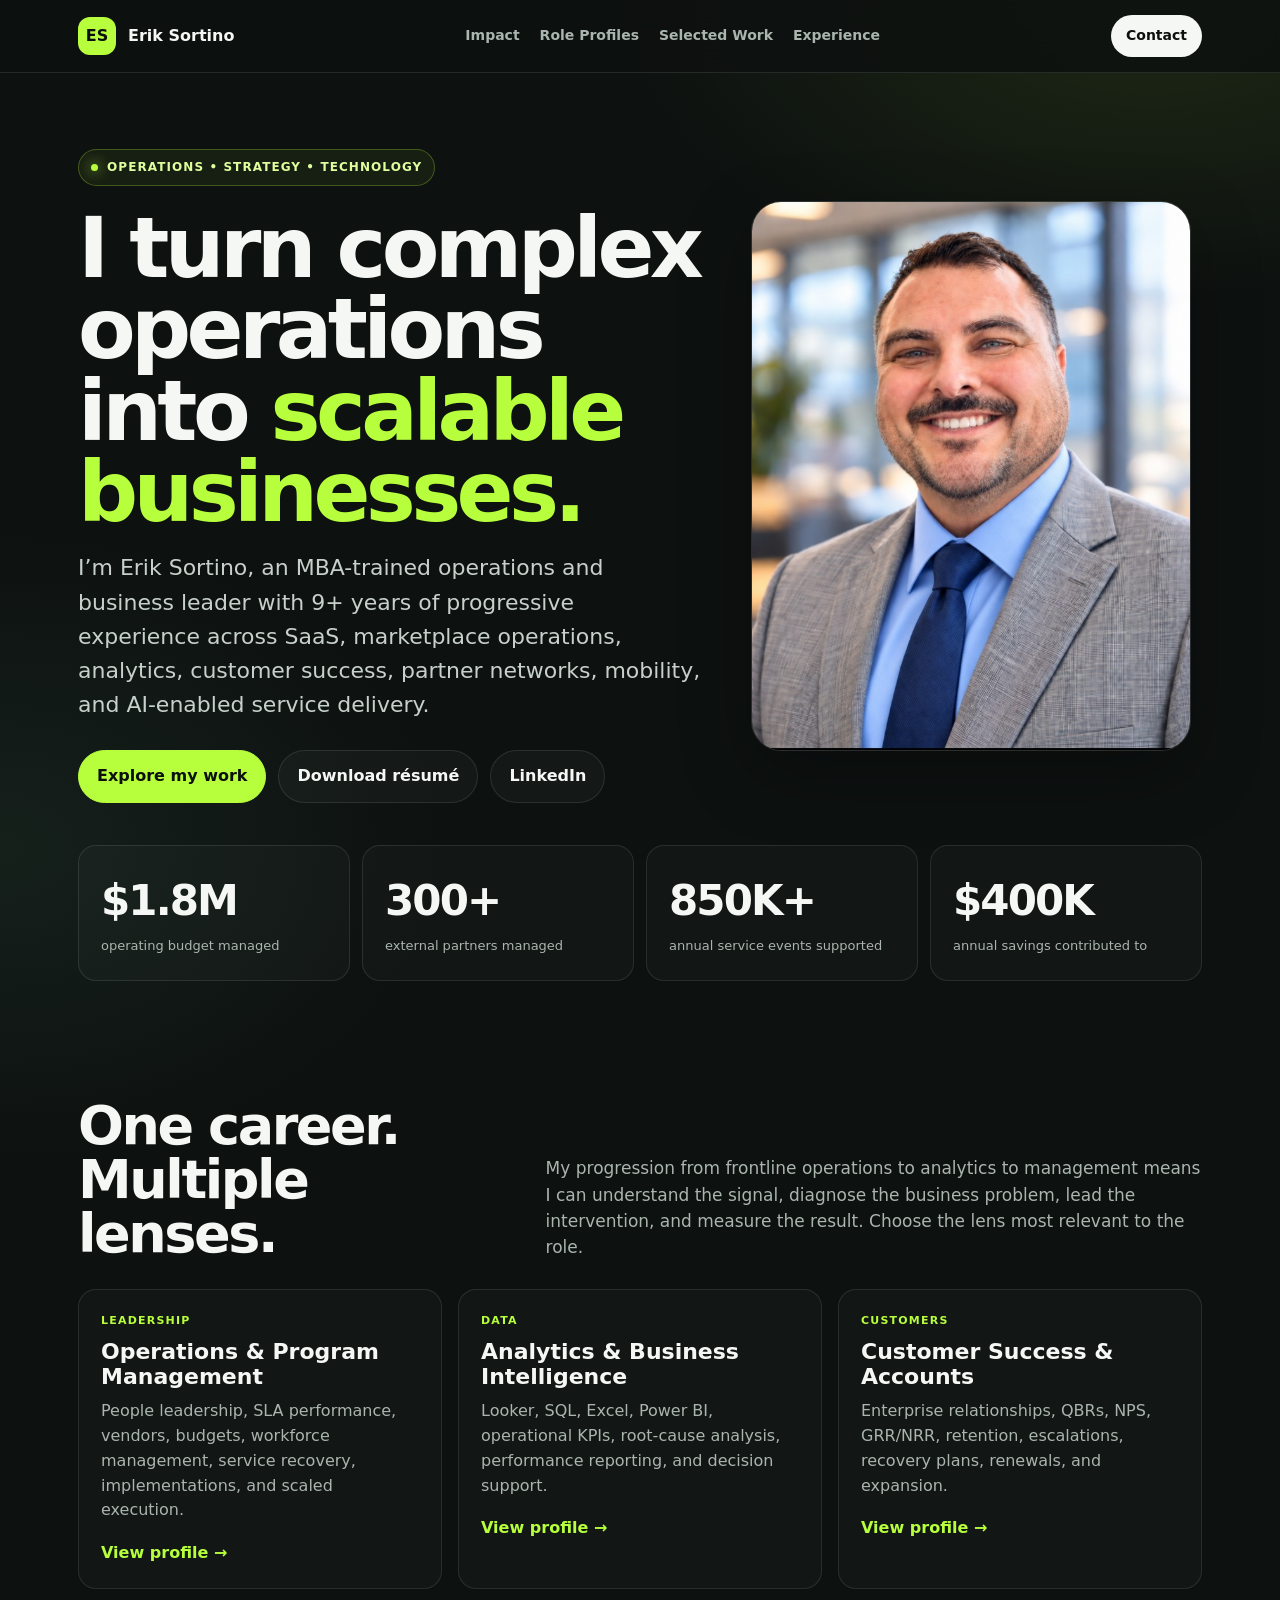
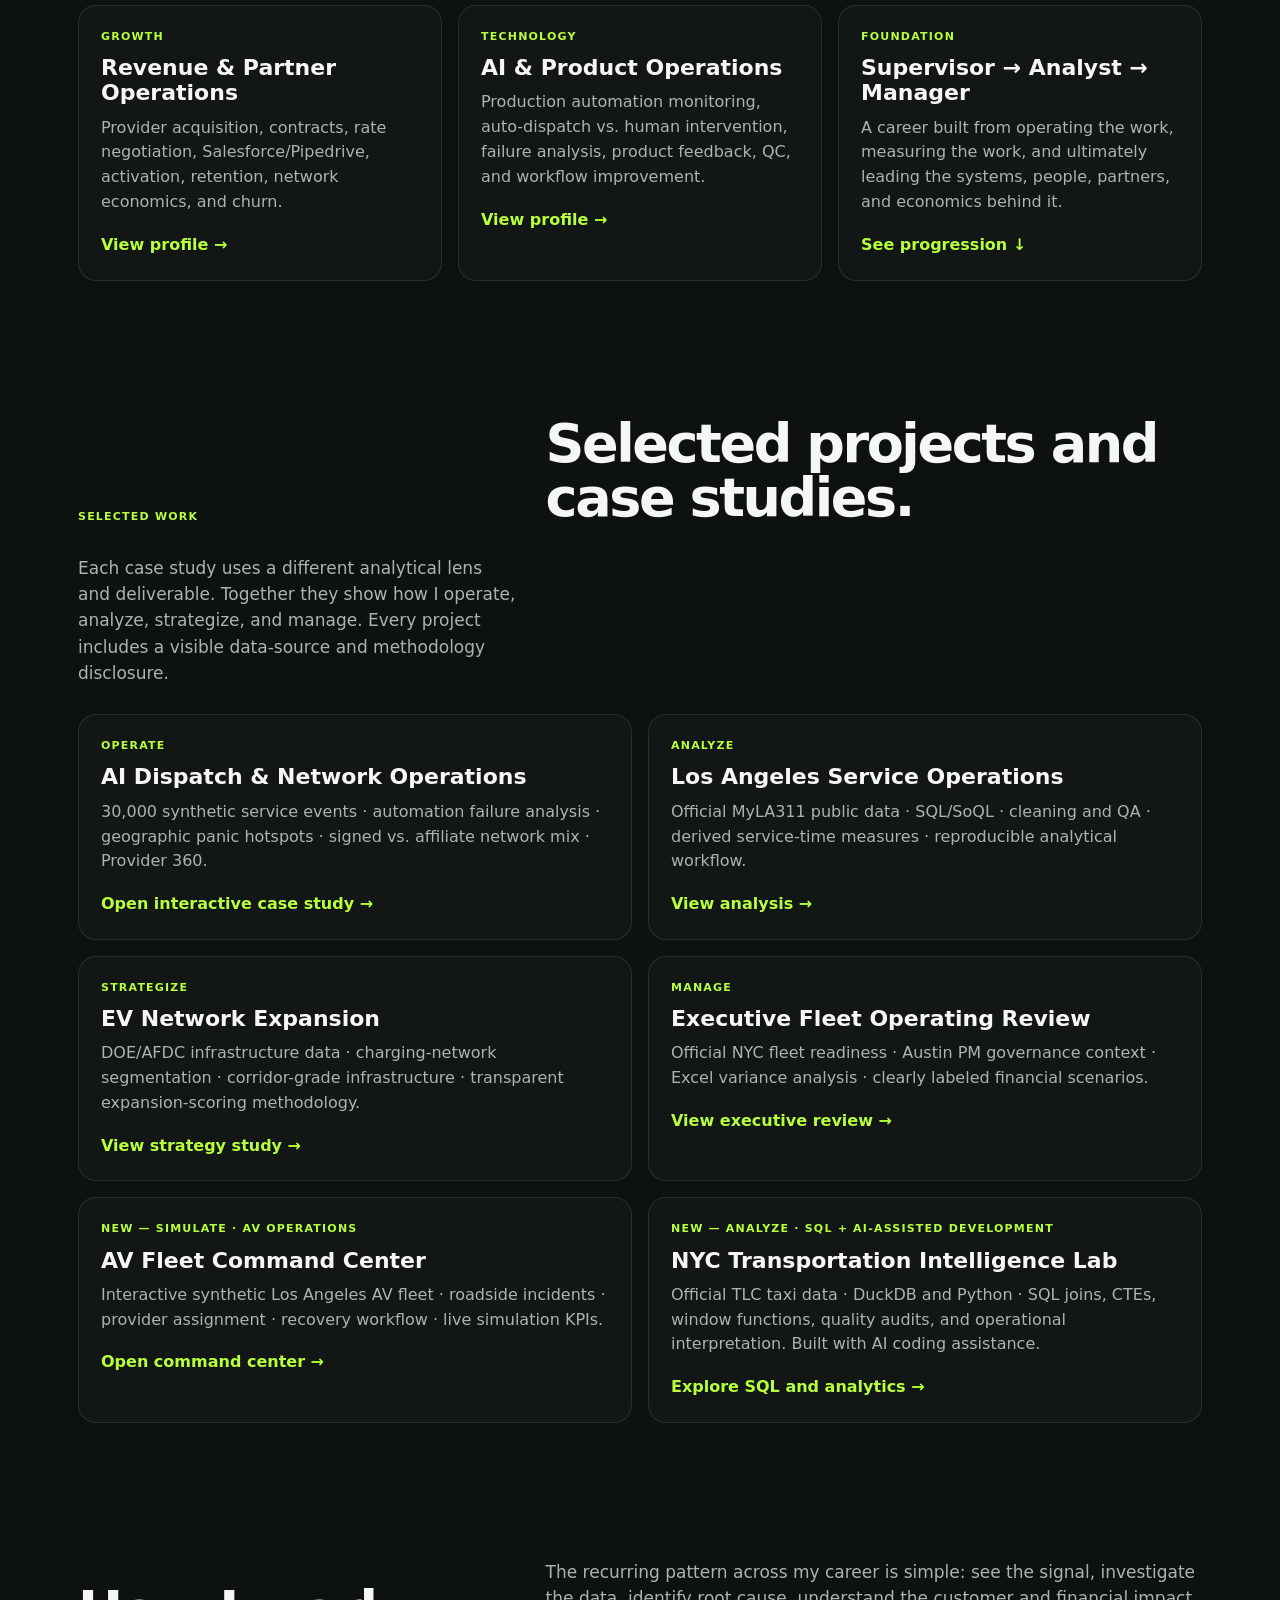
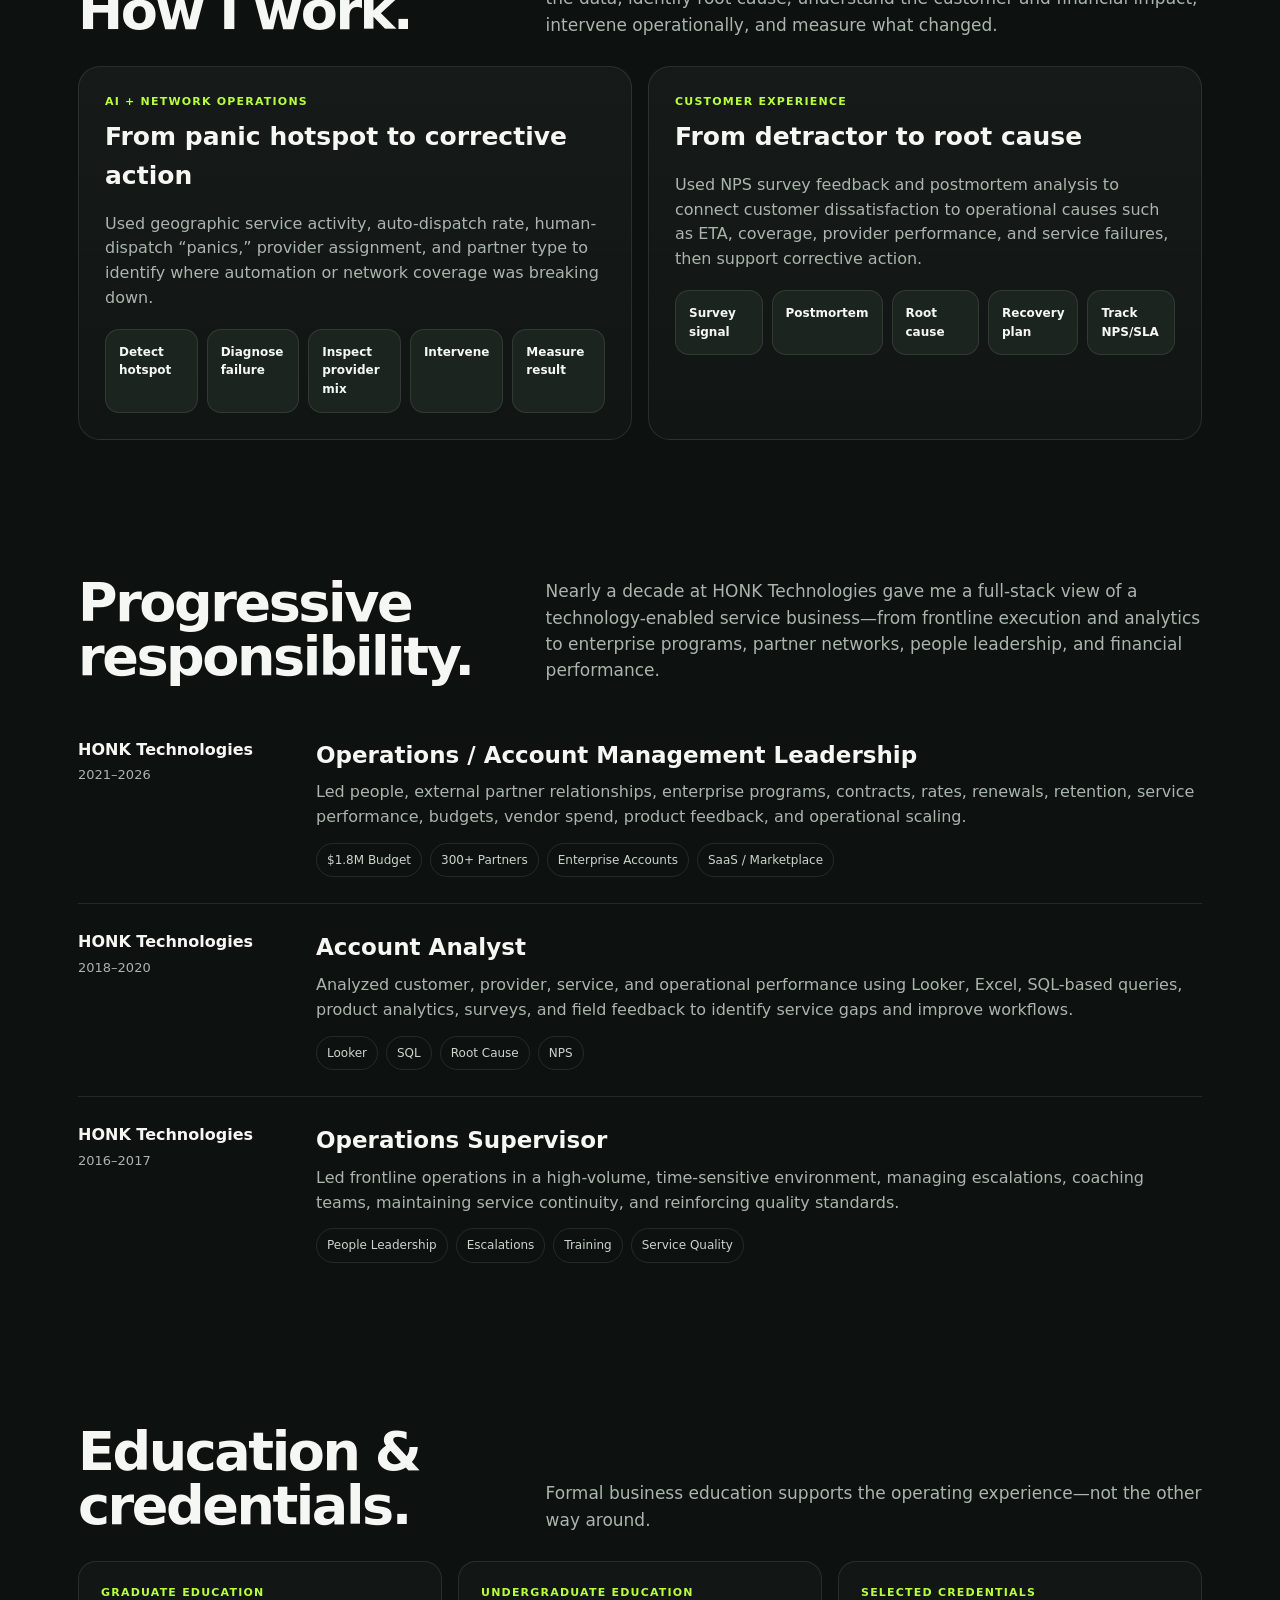
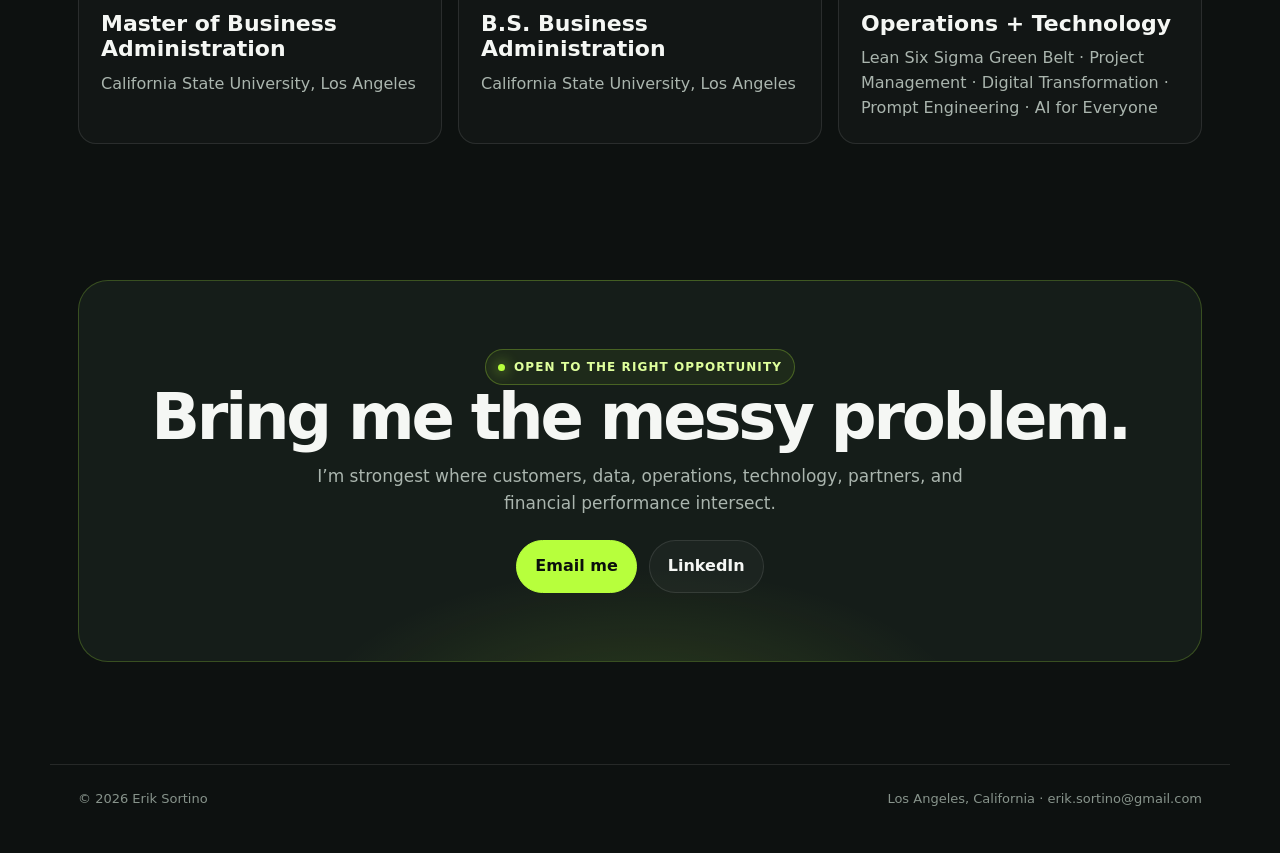
<file: index.html>
<!doctype html><html lang="en"><head><meta charset="utf-8"><meta name="viewport" content="width=device-width,initial-scale=1"><meta name="description" content="Erik Sortino — MBA-trained operations and business leader spanning SaaS, marketplace operations, analytics, customer success, AI-enabled service delivery, and mobility."><meta property="og:title" content="Erik Sortino | Operations • Strategy • Technology"><meta property="og:description" content="MBA-trained operations leader with 9+ years across SaaS, analytics, marketplace operations, customer success, and AI-enabled service delivery."><meta property="og:image" content="https://eriksortino.com/og-preview.jpg"><meta property="og:url" content="https://eriksortino.com/"><meta property="og:type" content="website"><meta name="twitter:card" content="summary_large_image"><link rel="canonical" href="https://eriksortino.com/"><meta name="theme-color" content="#0d1110"><title>Erik Sortino | Operations • Strategy • Technology</title><link rel="stylesheet" href="styles.css"></head><body>
<nav class="nav"><div class="wrap navin"><a class="brand" href="index.html"><span class="mark">ES</span><span>Erik Sortino</span></a><div class="navlinks"><a href="#impact">Impact</a><a href="#roles">Role Profiles</a><a href="#selected-work">Selected Work</a><a href="#experience">Experience</a></div><a class="cta" href="mailto:erik.sortino@gmail.com">Contact</a></div></nav>
<main><header class="hero"><div class="wrap"><div class="hero-grid"><div><div class="eyebrow"><span class="dot"></span>Operations • Strategy • Technology</div><h1>I turn complex operations into <span>scalable businesses.</span></h1><p class="lede">I’m Erik Sortino, an MBA-trained operations and business leader with 9+ years of progressive experience across SaaS, marketplace operations, analytics, customer success, partner networks, mobility, and AI-enabled service delivery.</p><div class="actions"><a class="btn primary" href="#roles">Explore my work</a><a class="btn secondary" href="Erik_Sortino_Resume.pdf">Download résumé</a><a class="btn secondary" href="https://www.linkedin.com/in/eriksortino/" target="_blank" rel="noopener">LinkedIn</a></div></div><div><img class="portrait" src="erik-sortino-headshot.jpg" alt="Erik Sortino"></div></div><div class="stats" id="impact"><div class="stat"><strong>$1.8M</strong><span>operating budget managed</span></div><div class="stat"><strong>300+</strong><span>external partners managed</span></div><div class="stat"><strong>850K+</strong><span>annual service events supported</span></div><div class="stat"><strong>$400K</strong><span>annual savings contributed to</span></div></div></div></header>
<section><div class="wrap"><div class="section-head"><h2>One career. Multiple lenses.</h2><p>My progression from frontline operations to analytics to management means I can understand the signal, diagnose the business problem, lead the intervention, and measure the result. Choose the lens most relevant to the role.</p></div><div class="grid3" id="roles"><a class="card rolecard" href="operations.html"><div class="label">Leadership</div><h3>Operations & Program Management</h3><p>People leadership, SLA performance, vendors, budgets, workforce management, service recovery, implementations, and scaled execution.</p><span class="go">View profile →</span></a><a class="card rolecard" href="analytics.html"><div class="label">Data</div><h3>Analytics & Business Intelligence</h3><p>Looker, SQL, Excel, Power BI, operational KPIs, root-cause analysis, performance reporting, and decision support.</p><span class="go">View profile →</span></a><a class="card rolecard" href="customer-success.html"><div class="label">Customers</div><h3>Customer Success & Accounts</h3><p>Enterprise relationships, QBRs, NPS, GRR/NRR, retention, escalations, recovery plans, renewals, and expansion.</p><span class="go">View profile →</span></a><a class="card rolecard" href="revenue-partners.html"><div class="label">Growth</div><h3>Revenue & Partner Operations</h3><p>Provider acquisition, contracts, rate negotiation, Salesforce/Pipedrive, activation, retention, network economics, and churn.</p><span class="go">View profile →</span></a><a class="card rolecard" href="ai-operations.html"><div class="label">Technology</div><h3>AI & Product Operations</h3><p>Production automation monitoring, auto-dispatch vs. human intervention, failure analysis, product feedback, QC, and workflow improvement.</p><span class="go">View profile →</span></a><a class="card rolecard" href="#experience"><div class="label">Foundation</div><h3>Supervisor → Analyst → Manager</h3><p>A career built from operating the work, measuring the work, and ultimately leading the systems, people, partners, and economics behind it.</p><span class="go">See progression ↓</span></a></div></div></section>
<section id="selected-work"><div class="wrap"><div class="section-head"><div class="label">Selected Work</div><h2>Selected projects and case studies.</h2><p>Each case study uses a different analytical lens and deliverable. Together they show how I operate, analyze, strategize, and manage. Every project includes a visible data-source and methodology disclosure.</p></div><div class="grid2"><a class="card rolecard" href="ai-dispatch-project.html"><div class="label">OPERATE</div><h3>AI Dispatch & Network Operations</h3><p>30,000 synthetic service events · automation failure analysis · geographic panic hotspots · signed vs. affiliate network mix · Provider 360.</p><span class="go">Open interactive case study →</span></a><a class="card rolecard" href="la-service-operations.html"><div class="label">ANALYZE</div><h3>Los Angeles Service Operations</h3><p>Official MyLA311 public data · SQL/SoQL · cleaning and QA · derived service-time measures · reproducible analytical workflow.</p><span class="go">View analysis →</span></a><a class="card rolecard" href="ev-network-expansion.html"><div class="label">STRATEGIZE</div><h3>EV Network Expansion</h3><p>DOE/AFDC infrastructure data · charging-network segmentation · corridor-grade infrastructure · transparent expansion-scoring methodology.</p><span class="go">View strategy study →</span></a><a class="card rolecard" href="fleet-operating-review.html"><div class="label">MANAGE</div><h3>Executive Fleet Operating Review</h3><p>Official NYC fleet readiness · Austin PM governance context · Excel variance analysis · clearly labeled financial scenarios.</p><span class="go">View executive review →</span></a><a class="card rolecard" href="project3-av-command-center.html"><div class="label">NEW — SIMULATE · AV OPERATIONS</div><h3>AV Fleet Command Center</h3><p>Interactive synthetic Los Angeles AV fleet · roadside incidents · provider assignment · recovery workflow · live simulation KPIs.</p><span class="go">Open command center →</span></a><a class="card rolecard" href="project4/index.html"><div class="label">NEW — ANALYZE · SQL + AI-ASSISTED DEVELOPMENT</div><h3>NYC Transportation Intelligence Lab</h3><p>Official TLC taxi data · DuckDB and Python · SQL joins, CTEs, window functions, quality audits, and operational interpretation. Built with AI coding assistance.</p><span class="go">Explore SQL and analytics →</span></a></div></div></section><section id="cases"><div class="wrap"><div class="section-head"><h2>How I work.</h2><p>The recurring pattern across my career is simple: see the signal, investigate the data, identify root cause, understand the customer and financial impact, intervene operationally, and measure what changed.</p></div><div class="grid2"><article class="case"><div class="label">AI + Network Operations</div><h3>From panic hotspot to corrective action</h3><p>Used geographic service activity, auto-dispatch rate, human-dispatch “panics,” provider assignment, and partner type to identify where automation or network coverage was breaking down.</p><div class="steps"><div class="step">Detect hotspot</div><div class="step">Diagnose failure</div><div class="step">Inspect provider mix</div><div class="step">Intervene</div><div class="step">Measure result</div></div></article><article class="case"><div class="label">Customer Experience</div><h3>From detractor to root cause</h3><p>Used NPS survey feedback and postmortem analysis to connect customer dissatisfaction to operational causes such as ETA, coverage, provider performance, and service failures, then support corrective action.</p><div class="steps"><div class="step">Survey signal</div><div class="step">Postmortem</div><div class="step">Root cause</div><div class="step">Recovery plan</div><div class="step">Track NPS/SLA</div></div></article></div></div></section>
<section id="experience"><div class="wrap"><div class="section-head"><h2>Progressive responsibility.</h2><p>Nearly a decade at HONK Technologies gave me a full-stack view of a technology-enabled service business—from frontline execution and analytics to enterprise programs, partner networks, people leadership, and financial performance.</p></div><div class="timeline"><div class="role"><div><strong>HONK Technologies</strong><br><span class="muted">2021–2026</span></div><div><h3>Operations / Account Management Leadership</h3><p>Led people, external partner relationships, enterprise programs, contracts, rates, renewals, retention, service performance, budgets, vendor spend, product feedback, and operational scaling.</p><div class="tags"><span class="tag">$1.8M Budget</span><span class="tag">300+ Partners</span><span class="tag">Enterprise Accounts</span><span class="tag">SaaS / Marketplace</span></div></div></div><div class="role"><div><strong>HONK Technologies</strong><br><span class="muted">2018–2020</span></div><div><h3>Account Analyst</h3><p>Analyzed customer, provider, service, and operational performance using Looker, Excel, SQL-based queries, product analytics, surveys, and field feedback to identify service gaps and improve workflows.</p><div class="tags"><span class="tag">Looker</span><span class="tag">SQL</span><span class="tag">Root Cause</span><span class="tag">NPS</span></div></div></div><div class="role"><div><strong>HONK Technologies</strong><br><span class="muted">2016–2017</span></div><div><h3>Operations Supervisor</h3><p>Led frontline operations in a high-volume, time-sensitive environment, managing escalations, coaching teams, maintaining service continuity, and reinforcing quality standards.</p><div class="tags"><span class="tag">People Leadership</span><span class="tag">Escalations</span><span class="tag">Training</span><span class="tag">Service Quality</span></div></div></div></div></div></section>
<section><div class="wrap"><div class="section-head"><h2>Education & credentials.</h2><p>Formal business education supports the operating experience—not the other way around.</p></div><div class="grid3"><div class="card"><div class="label">Graduate Education</div><h3>Master of Business Administration</h3><p>California State University, Los Angeles</p></div><div class="card"><div class="label">Undergraduate Education</div><h3>B.S. Business Administration</h3><p>California State University, Los Angeles</p></div><div class="card"><div class="label">Selected Credentials</div><h3>Operations + Technology</h3><p>Lean Six Sigma Green Belt · Project Management · Digital Transformation · Prompt Engineering · AI for Everyone</p></div></div></div></section>
<section><div class="wrap"><div class="contact"><div class="eyebrow"><span class="dot"></span>Open to the right opportunity</div><h2>Bring me the messy problem.</h2><p>I’m strongest where customers, data, operations, technology, partners, and financial performance intersect.</p><div class="actions" style="justify-content:center"><a class="btn primary" href="mailto:erik.sortino@gmail.com">Email me</a><a class="btn secondary" href="https://www.linkedin.com/in/eriksortino/" target="_blank" rel="noopener">LinkedIn</a></div></div></div></section></main><footer><div class="wrap foot"><span>© 2026 Erik Sortino</span><span>Los Angeles, California · erik.sortino@gmail.com</span></div></footer></body></html>
</file>
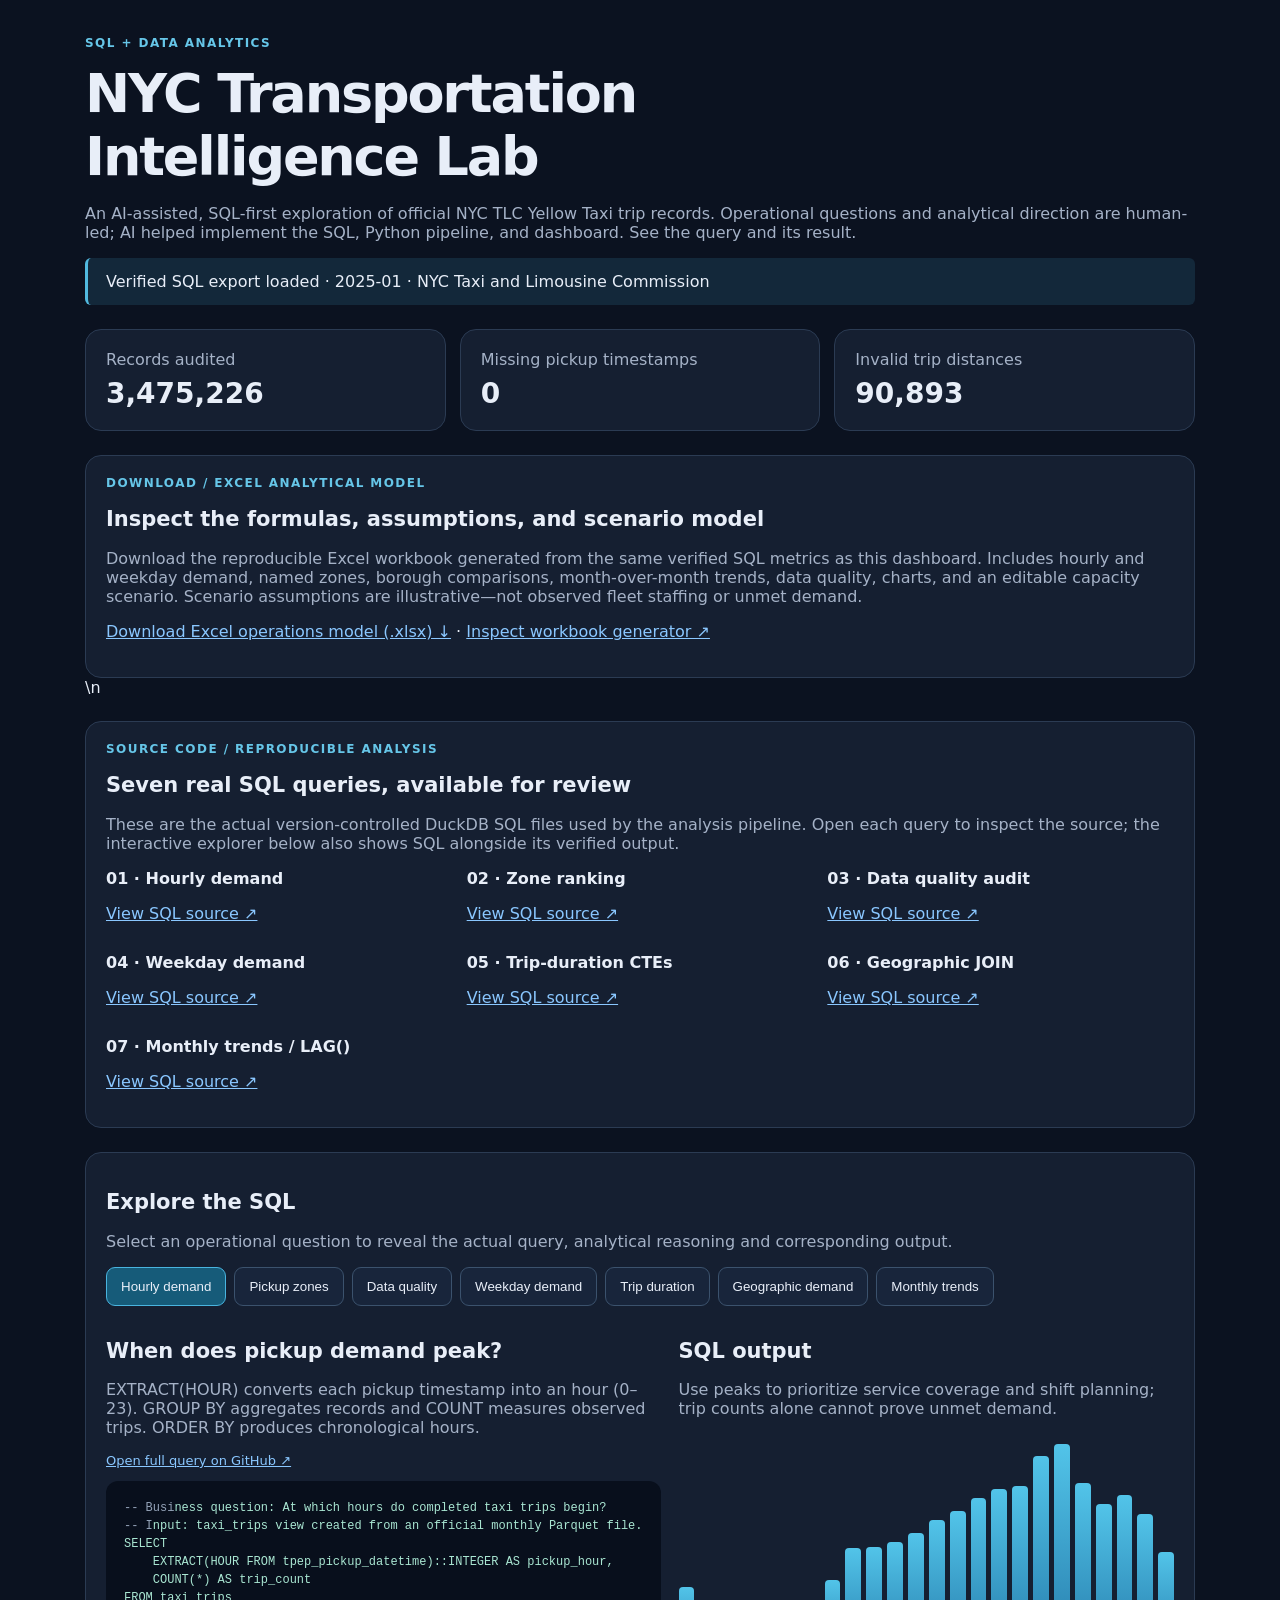
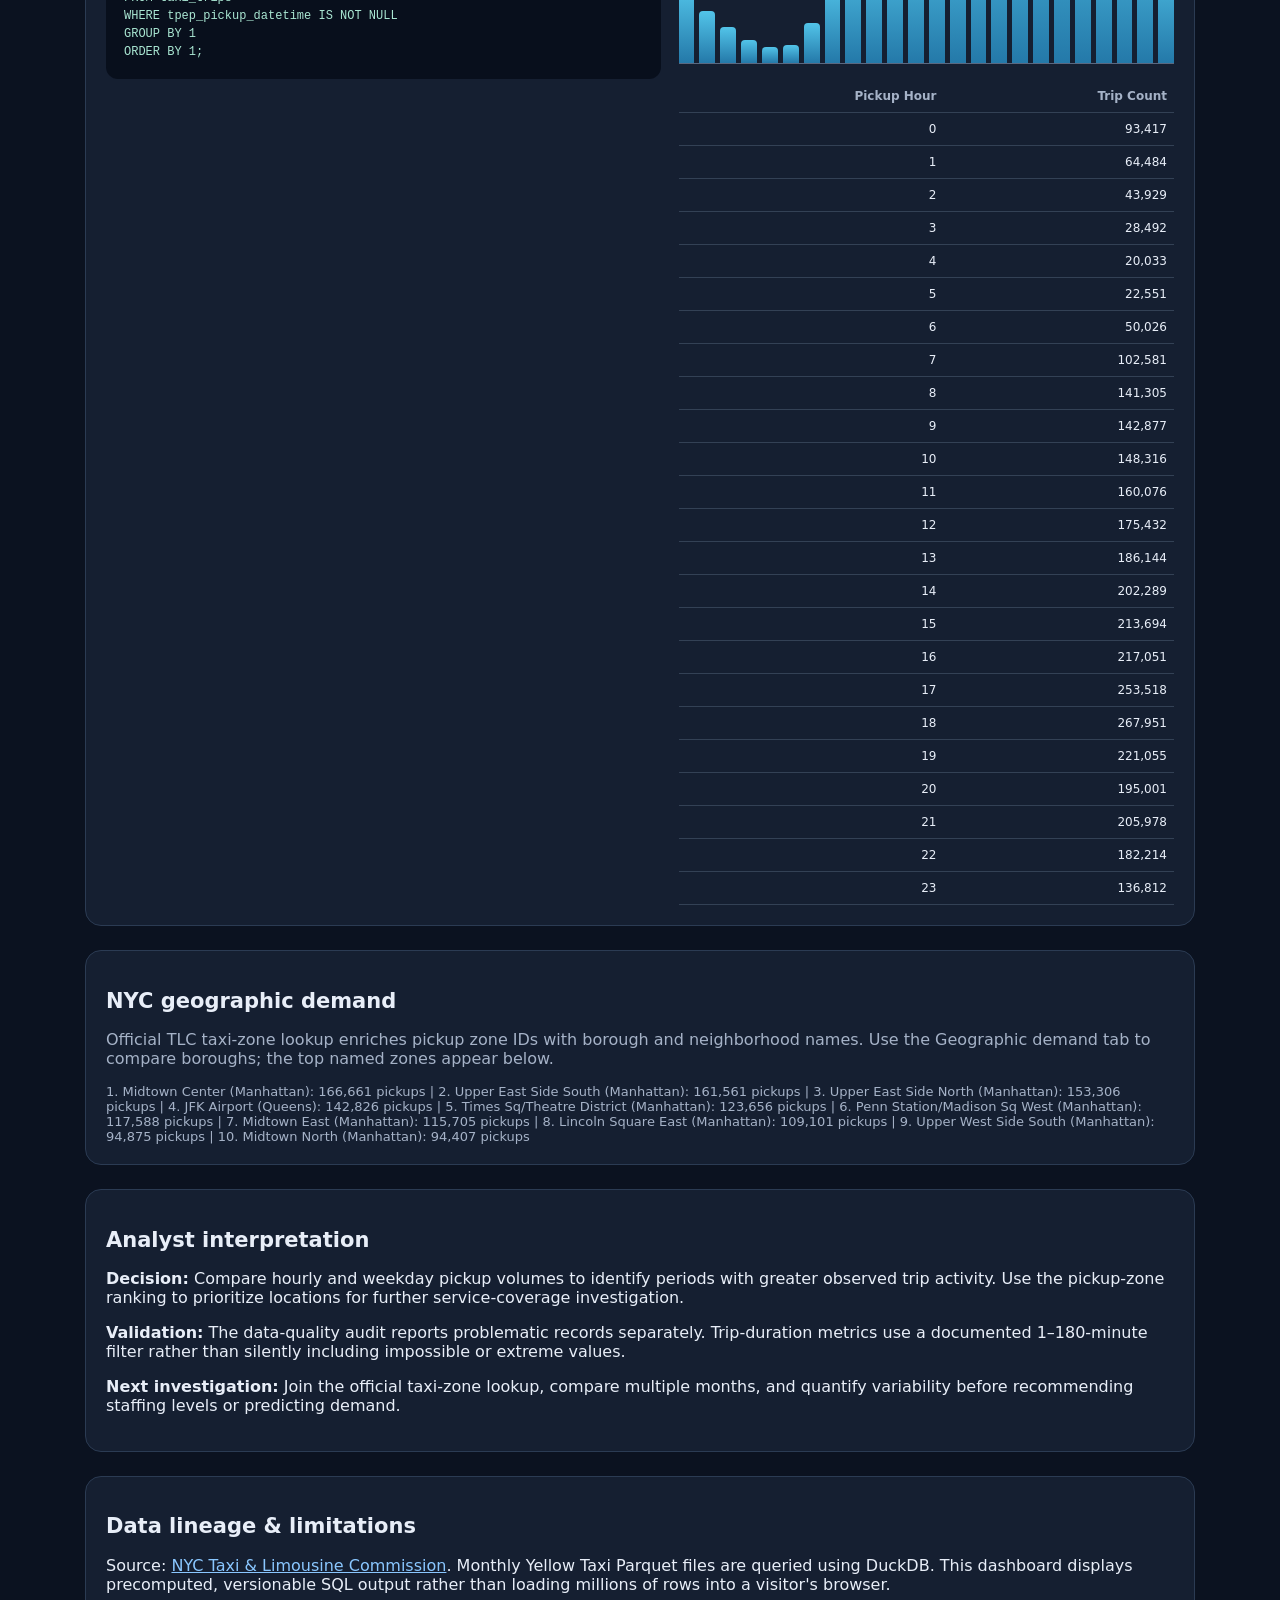
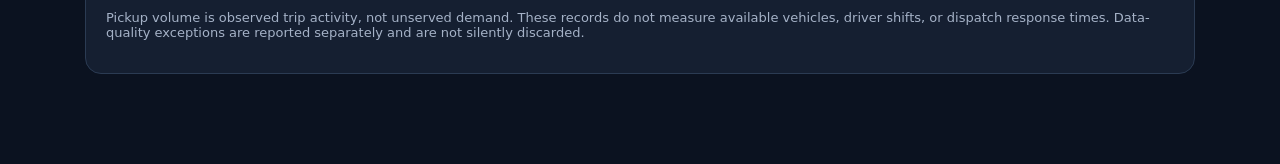
<file: project4/index.html>
<!doctype html>
<html lang="en"><head><meta charset="utf-8"><meta name="viewport" content="width=device-width,initial-scale=1">
<title>NYC Transportation Intelligence Lab</title>
<style>
:root{font-family:Inter,system-ui,-apple-system,sans-serif;color:#e8eef8;background:#0b1220}*{box-sizing:border-box}body{margin:0}main{max-width:1150px;margin:auto;padding:36px 20px 90px}a{color:#8ac7ff}h1{font-size:clamp(30px,5vw,54px);letter-spacing:-.04em;margin:12px 0}h2{font-size:21px}.muted{color:#a5b2c7}.eyebrow{color:#66c6e8;font-weight:750;letter-spacing:.12em;font-size:12px}.grid{display:grid;grid-template-columns:repeat(3,1fr);gap:14px}.card{background:#151f31;border:1px solid #2b3b53;border-radius:16px;padding:20px}.value{font-size:28px;font-weight:800;margin-top:8px}.panel{margin-top:24px}.tabs{display:flex;gap:8px;flex-wrap:wrap;margin:16px 0}.tabs button{background:#18253b;border:1px solid #3b526d;color:#e8eef8;border-radius:9px;padding:11px 14px;cursor:pointer}.tabs button[aria-selected=true]{background:#165b79;border-color:#49b4df}.layout{display:grid;grid-template-columns:1fr 1fr;gap:18px}pre{max-height:470px;overflow:auto;background:#080f1c;border-radius:12px;padding:18px;color:#a9e6d2;line-height:1.5;font-size:12px}.sqlkw{color:#7dd3fc;font-weight:700}.sqlfn{color:#f9a8d4}.sqlcomment{color:#94a3b8}.sqlstring{color:#fde68a}.results{width:100%;border-collapse:collapse;font-size:12px}.results th,.results td{padding:9px 7px;border-bottom:1px solid #334155;text-align:right}.results th{text-transform:capitalize;color:#a5b2c7}#chart{display:flex;align-items:end;gap:5px;height:230px;border-bottom:1px solid #5a6880;padding:10px 0 0}.bar{flex:1;background:linear-gradient(#52c4e9,#2479a9);border-radius:4px 4px 0 0;min-width:4px;position:relative}.bar:hover{background:#8fe3ff}.bar:hover:after{content:attr(title);position:absolute;bottom:100%;left:0;white-space:nowrap;background:#f1f5fa;color:#102033;padding:5px;border-radius:4px;z-index:2;font-size:11px}.note{background:#13283a;border-left:3px solid #51b9df;padding:14px 18px;border-radius:6px}.empty{padding:38px 12px;text-align:center;color:#b3c1d3;border:1px dashed #54657b;border-radius:12px}.small{font-size:13px}@media(max-width:720px){.grid,.layout{grid-template-columns:1fr}}
</style></head><body><main>
<div class="eyebrow">SQL + DATA ANALYTICS</div><h1>NYC Transportation<br>Intelligence Lab</h1>
<p class="muted">An AI-assisted, SQL-first exploration of official NYC TLC Yellow Taxi trip records. Operational questions and analytical direction are human-led; AI helped implement the SQL, Python pipeline, and dashboard. See the query and its result.</p>
<div class="note" id="status">Checking for verified SQL-generated metrics. No illustrative figures are presented as real trip results.</div>
<section class="grid panel"><div class="card"><div class="muted">Records audited</div><div class="value" id="records">—</div></div><div class="card"><div class="muted">Missing pickup timestamps</div><div class="value" id="missing">—</div></div><div class="card"><div class="muted">Invalid trip distances</div><div class="value" id="invalid">—</div></div></section>
<section class="card panel"><div class="eyebrow">DOWNLOAD / EXCEL ANALYTICAL MODEL</div><h2>Inspect the formulas, assumptions, and scenario model</h2><p class="muted">Download the reproducible Excel workbook generated from the same verified SQL metrics as this dashboard. Includes hourly and weekday demand, named zones, borough comparisons, month-over-month trends, data quality, charts, and an editable capacity scenario. Scenario assumptions are illustrative—not observed fleet staffing or unmet demand.</p><p><a href="./NYC_Transportation_Intelligence_Excel_Model.xlsx" download>Download Excel operations model (.xlsx) ↓</a> · <a href="https://github.com/Vibecode-guy/eriksortino.com/blob/main/project4/scripts/build_excel.py" target="_blank" rel="noopener">Inspect workbook generator ↗</a></p></section>\n<section class="card panel" id="sql-showcase"><div class="eyebrow">SOURCE CODE / REPRODUCIBLE ANALYSIS</div><h2>Seven real SQL queries, available for review</h2><p class="muted">These are the actual version-controlled DuckDB SQL files used by the analysis pipeline. Open each query to inspect the source; the interactive explorer below also shows SQL alongside its verified output.</p><div class="grid"><div><strong>01 · Hourly demand</strong><p><a target="_blank" rel="noopener" href="https://github.com/Vibecode-guy/eriksortino.com/blob/main/project4/sql/01_hourly_demand.sql">View SQL source ↗</a></p></div><div><strong>02 · Zone ranking</strong><p><a target="_blank" rel="noopener" href="https://github.com/Vibecode-guy/eriksortino.com/blob/main/project4/sql/02_zone_demand.sql">View SQL source ↗</a></p></div><div><strong>03 · Data quality audit</strong><p><a target="_blank" rel="noopener" href="https://github.com/Vibecode-guy/eriksortino.com/blob/main/project4/sql/03_quality_audit.sql">View SQL source ↗</a></p></div><div><strong>04 · Weekday demand</strong><p><a target="_blank" rel="noopener" href="https://github.com/Vibecode-guy/eriksortino.com/blob/main/project4/sql/04_weekday_demand.sql">View SQL source ↗</a></p></div><div><strong>05 · Trip-duration CTEs</strong><p><a target="_blank" rel="noopener" href="https://github.com/Vibecode-guy/eriksortino.com/blob/main/project4/sql/05_trip_duration.sql">View SQL source ↗</a></p></div><div><strong>06 · Geographic JOIN</strong><p><a target="_blank" rel="noopener" href="https://github.com/Vibecode-guy/eriksortino.com/blob/main/project4/sql/06_geographic_demand.sql">View SQL source ↗</a></p></div><div><strong>07 · Monthly trends / LAG()</strong><p><a target="_blank" rel="noopener" href="https://github.com/Vibecode-guy/eriksortino.com/blob/main/project4/sql/07_monthly_trends.sql">View SQL source ↗</a></p></div></div></section>
<section class="card panel"><h2>Explore the SQL</h2><p class="muted">Select an operational question to reveal the actual query, analytical reasoning and corresponding output.</p>
<div class="tabs" role="tablist"><button aria-selected="true" data-id="hourly">Hourly demand</button><button aria-selected="false" data-id="zones">Pickup zones</button><button aria-selected="false" data-id="quality">Data quality</button><button aria-selected="false" data-id="weekday">Weekday demand</button><button aria-selected="false" data-id="duration">Trip duration</button><button aria-selected="false" data-id="geography">Geographic demand</button><button aria-selected="false" data-id="trends">Monthly trends</button></div>
<div class="layout"><div><h2 id="question"></h2><p id="explanation" class="muted"></p><p class="small muted"><a id="sourceLink" target="_blank" rel="noopener" href="#">Open full query on GitHub ↗</a></p><pre><code id="sql"></code></pre></div><div><h2>SQL output</h2><p id="interpretation" class="muted"></p><div id="chart" aria-label="SQL output visualization"></div><div id="empty" class="empty">Run the pipeline to populate verified results.</div><div style="overflow-x:auto;margin-top:16px"><table id="resultTable" class="results"></table></div></div></div></section>
<section class="card panel"><h2>NYC geographic demand</h2><p class="muted">Official TLC taxi-zone lookup enriches pickup zone IDs with borough and neighborhood names. Use the Geographic demand tab to compare boroughs; the top named zones appear below.</p><div id="zoneTable" class="muted small">Waiting for verified geographic metrics.</div></section><section class="card panel"><h2>Analyst interpretation</h2><p><strong>Decision:</strong> Compare hourly and weekday pickup volumes to identify periods with greater observed trip activity. Use the pickup-zone ranking to prioritize locations for further service-coverage investigation.</p><p><strong>Validation:</strong> The data-quality audit reports problematic records separately. Trip-duration metrics use a documented 1–180-minute filter rather than silently including impossible or extreme values.</p><p><strong>Next investigation:</strong> Join the official taxi-zone lookup, compare multiple months, and quantify variability before recommending staffing levels or predicting demand.</p></section><section class="card panel"><h2>Data lineage &amp; limitations</h2><p>Source: <a href="https://www.nyc.gov/site/tlc/about/tlc-trip-record-data.page">NYC Taxi &amp; Limousine Commission</a>. Monthly Yellow Taxi Parquet files are queried using DuckDB. This dashboard displays precomputed, versionable SQL output rather than loading millions of rows into a visitor's browser.</p><p class="muted small">Pickup volume is observed trip activity, not unserved demand. These records do not measure available vehicles, driver shifts, or dispatch response times. Data-quality exceptions are reported separately and are not silently discarded.</p></section>
</main><script>
const analyses={
trends:{title:"How does pickup volume change month to month?",why:"A CTE groups trips by calendar month. LAG() OVER (ORDER BY month) retrieves the prior month and NULLIF prevents division by zero when calculating percentage change.",take:"Month-over-month changes describe recorded trip activity. Compare several years before attributing a change to seasonality or operations.",sql:"WITH monthly AS (SELECT STRFTIME(tpep_pickup_datetime,\u0027%Y-%m\u0027) AS month, COUNT(*) AS trip_count FROM taxi_trips_multi WHERE tpep_pickup_datetime >= DATE \u00272024-12-01\u0027 AND tpep_pickup_datetime < DATE \u00272025-04-01\u0027 GROUP BY 1), trends AS (SELECT month,trip_count,LAG(trip_count) OVER (ORDER BY month) AS previous_month_trips FROM monthly) SELECT month,trip_count,previous_month_trips,ROUND(100.0*(trip_count-previous_month_trips)/NULLIF(previous_month_trips,0),2) AS month_over_month_pct FROM trends ORDER BY month;",key:"monthly_trends",x:"month",y:"trip_count"},

geography:{title:"Which NYC boroughs generate the most pickups?",why:"A SQL JOIN maps pickup location IDs to the official TLC zone lookup. GROUP BY then counts recorded pickups by borough.",take:"Use borough demand to investigate geographic coverage, then drill into individual taxi zones. These are trip origins, not proof of unmet demand.",sql:"SELECT z.Borough AS borough, COUNT(*) AS trip_count FROM taxi_trips t JOIN taxi_zones z ON t.PULocationID = z.LocationID GROUP BY 1 ORDER BY trip_count DESC;",key:"borough_demand",x:"borough",y:"trip_count"},

weekday:{title:"Which weekdays have the most pickups?",why:"ISODOW extracts the weekday number; GROUP BY and COUNT aggregate observed trips.",take:"Compare pickup patterns across weekdays, without assuming unmet demand.",sql:"SELECT ISODOW(tpep_pickup_datetime) AS weekday_iso, COUNT(*) AS trip_count FROM taxi_trips WHERE tpep_pickup_datetime IS NOT NULL GROUP BY 1 ORDER BY 1;",key:"weekday_demand",x:"weekday_iso",y:"trip_count"},
duration:{title:"How long do trips take?",why:"A CTE calculates duration; AVG, MEDIAN and QUANTILE_CONT summarize valid trips.",take:"The 90th percentile reveals longer trips, not dispatch latency.",sql:"WITH durations AS (SELECT DATE_DIFF(\u0027minute\u0027,tpep_pickup_datetime,tpep_dropoff_datetime) AS duration_minutes FROM taxi_trips WHERE tpep_pickup_datetime IS NOT NULL AND tpep_dropoff_datetime IS NOT NULL) SELECT COUNT(*) AS valid_trip_count, ROUND(AVG(duration_minutes),2) AS avg_duration_minutes, ROUND(MEDIAN(duration_minutes),2) AS median_duration_minutes, ROUND(QUANTILE_CONT(duration_minutes,0.9),2) AS p90_duration_minutes FROM durations WHERE duration_minutes BETWEEN 1 AND 180;",key:"trip_duration"},

hourly:{title:"When does pickup demand peak?",why:"EXTRACT(HOUR) converts each pickup timestamp into an hour (0–23). GROUP BY aggregates records and COUNT measures observed trips. ORDER BY produces chronological hours.",take:"Use peaks to prioritize service coverage and shift planning; trip counts alone cannot prove unmet demand.",sql:`SELECT
  EXTRACT(HOUR FROM tpep_pickup_datetime)::INTEGER AS pickup_hour,
  COUNT(*) AS trip_count
FROM taxi_trips
WHERE tpep_pickup_datetime IS NOT NULL
GROUP BY 1
ORDER BY 1;`,key:"hourly_demand",x:"pickup_hour",y:"trip_count"},
zones:{title:"Where are pickups concentrated?",why:"PULocationID identifies a TLC taxi zone. GROUP BY measures pickup frequency and AVG summarizes reported mileage for trips with positive distance.",take:"Rank zones for geographic coverage planning. Zone names require the official TLC lookup table.",sql:`SELECT
  PULocationID AS pickup_zone_id,
  COUNT(*) AS trip_count,
  ROUND(AVG(trip_distance), 2) AS avg_trip_miles
FROM taxi_trips
WHERE PULocationID IS NOT NULL AND trip_distance > 0
GROUP BY 1
ORDER BY trip_count DESC
LIMIT 20;`,key:"top_pickup_zones",x:"pickup_zone_id",y:"trip_count"},
quality:{title:"Can we trust the raw records?",why:"FILTER counts specific exception classes while preserving the original denominator. This separates missing timestamps, nonpositive trip duration and invalid mileage.",take:"Document data-quality exceptions before excluding records from business KPIs.",sql:`SELECT
  COUNT(*) AS total_rows,
  COUNT(*) FILTER (WHERE tpep_pickup_datetime IS NULL) AS missing_pickup_time,
  COUNT(*) FILTER (WHERE tpep_dropoff_datetime <= tpep_pickup_datetime) AS nonpositive_duration,
  COUNT(*) FILTER (WHERE trip_distance IS NULL OR trip_distance <= 0) AS invalid_distance,
  COUNT(*) FILTER (WHERE PULocationID IS NULL) AS missing_pickup_zone
FROM taxi_trips;`,key:"quality_audit"}};
const sqlFiles={hourly:"01_hourly_demand.sql",zones:"02_zone_demand.sql",quality:"03_quality_audit.sql",weekday:"04_weekday_demand.sql",duration:"05_trip_duration.sql",geography:"06_geographic_demand.sql",trends:"07_monthly_trends.sql"};const sqlCache={};let selectedSql="hourly";function sqlHighlight(raw){const escape=s=>s.replace(/&/g,"&amp;").replace(/</g,"&lt;").replace(/>/g,"&gt;");return escape(raw).replace(/(--[^\\n]*|'(?:''|[^'])*'|\\b(?:SELECT|FROM|WHERE|GROUP|BY|ORDER|LIMIT|WITH|AS|JOIN|ON|AND|OR|IS|NOT|NULL|CASE|WHEN|THEN|ELSE|END|OVER|PARTITION|DESC|ASC|DISTINCT|HAVING|BETWEEN|IN|DATE)\\b|\\b(?:COUNT|AVG|ROUND|SUM|LAG|NULLIF|MEDIAN|QUANTILE_CONT|STRFTIME|ISODOW)\\b)/gi,token=>'<span class="'+(token.startsWith("--")?"sqlcomment":token.startsWith("'")?"sqlstring":/^(COUNT|AVG|ROUND|SUM|LAG|NULLIF|MEDIAN|QUANTILE_CONT|STRFTIME|ISODOW)$/i.test(token)?"sqlfn":"sqlkw")+'">'+token+'</span>')};async function showSource(id){selectedSql=id;const file=sqlFiles[id];$("sourceLink").href="https://github.com/Vibecode-guy/eriksortino.com/blob/main/project4/sql/"+file;$("sql").innerHTML=sqlHighlight(sqlCache[id]||analyses[id].sql);if(sqlCache[id])return;try{const r=await fetch("./sql/"+file);if(!r.ok)throw Error("unavailable");const s=await r.text();sqlCache[id]=s;if(selectedSql===id)$("sql").innerHTML=sqlHighlight(s)}catch(e){/* fallback to inline SQL */}}function showTable(rows){const table=$("resultTable");table.replaceChildren();if(!Array.isArray(rows)||!rows.length)return;const cols=Object.keys(rows[0]).slice(0,6),thead=table.createTHead().insertRow();cols.forEach(k=>{const th=document.createElement("th");th.textContent=k.replace(/_/g," ");thead.appendChild(th)});const body=table.createTBody();rows.slice(0,25).forEach(row=>{const tr=body.insertRow();cols.forEach(k=>{const cell=tr.insertCell();const v=row[k];cell.textContent=v===null?"—":typeof v==="number"?v.toLocaleString("en-US",{maximumFractionDigits:2}):String(v)})})}
let metrics=null;const fmt=n=>Number(n).toLocaleString();const $=id=>document.getElementById(id);
function render(id){const a=analyses[id];document.querySelectorAll(".tabs button").forEach(b=>b.setAttribute("aria-selected",String(b.dataset.id===id)));$("question").textContent=a.title;$("explanation").textContent=a.why;showSource(id);$("interpretation").textContent=a.take;$("chart").replaceChildren();const data=metrics?.[a.key];const rows=(id==="quality"||id==="duration")&&data?Object.entries(data).map(([name,value])=>({name,value})):data;showTable(rows);if(!rows?.length){$("chart").style.display="none";$("empty").style.display="block";return}$("chart").style.display="flex";$("empty").style.display="none";const max=Math.max(...rows.map(r=>Number(r[a.y||"value"])||0),1);rows.forEach(r=>{const v=Number(r[a.y||"value"])||0;const bar=document.createElement("div");bar.className="bar";bar.setAttribute("role","img");bar.setAttribute("aria-label",(r[a.x||"name"]??"")+" "+fmt(v));bar.style.height=Math.max(2,v/max*100)+"%";bar.title=(r[a.x||"name"]??"")+": "+fmt(v);$("chart").append(bar)})}
document.querySelectorAll(".tabs button").forEach(b=>b.addEventListener("click",()=>render(b.dataset.id)));
fetch("./data/metrics.json").then(r=>{if(!r.ok)throw Error("No metrics artifact");return r.json()}).then(data=>{if(!data.month||!data.quality_audit||!Array.isArray(data.hourly_demand)||!Array.isArray(data.weekday_demand)||!data.trip_duration||!Array.isArray(data.borough_demand)||!Array.isArray(data.monthly_trends))throw Error("Incomplete metrics");metrics=data;const zones=data.named_pickup_zones||[];$("zoneTable").textContent=zones.length?zones.slice(0,10).map((z,i)=>(i+1)+". "+z.zone_name+" ("+z.borough+"): "+fmt(z.trip_count)+" pickups").join("  |  "):"Named zone metrics not available.";$("records").textContent=fmt(data.quality_audit.total_rows);$("missing").textContent=fmt(data.quality_audit.missing_pickup_time);$("invalid").textContent=fmt(data.quality_audit.invalid_distance);$("status").textContent="Verified SQL export loaded · "+data.month+" · "+data.source;render("hourly")}).catch(()=>$("status").textContent="Pipeline not run yet. Source code and methodology are available; verified results will appear after SQL metrics are generated and published.");render("hourly");
</script></body></html>
</file>
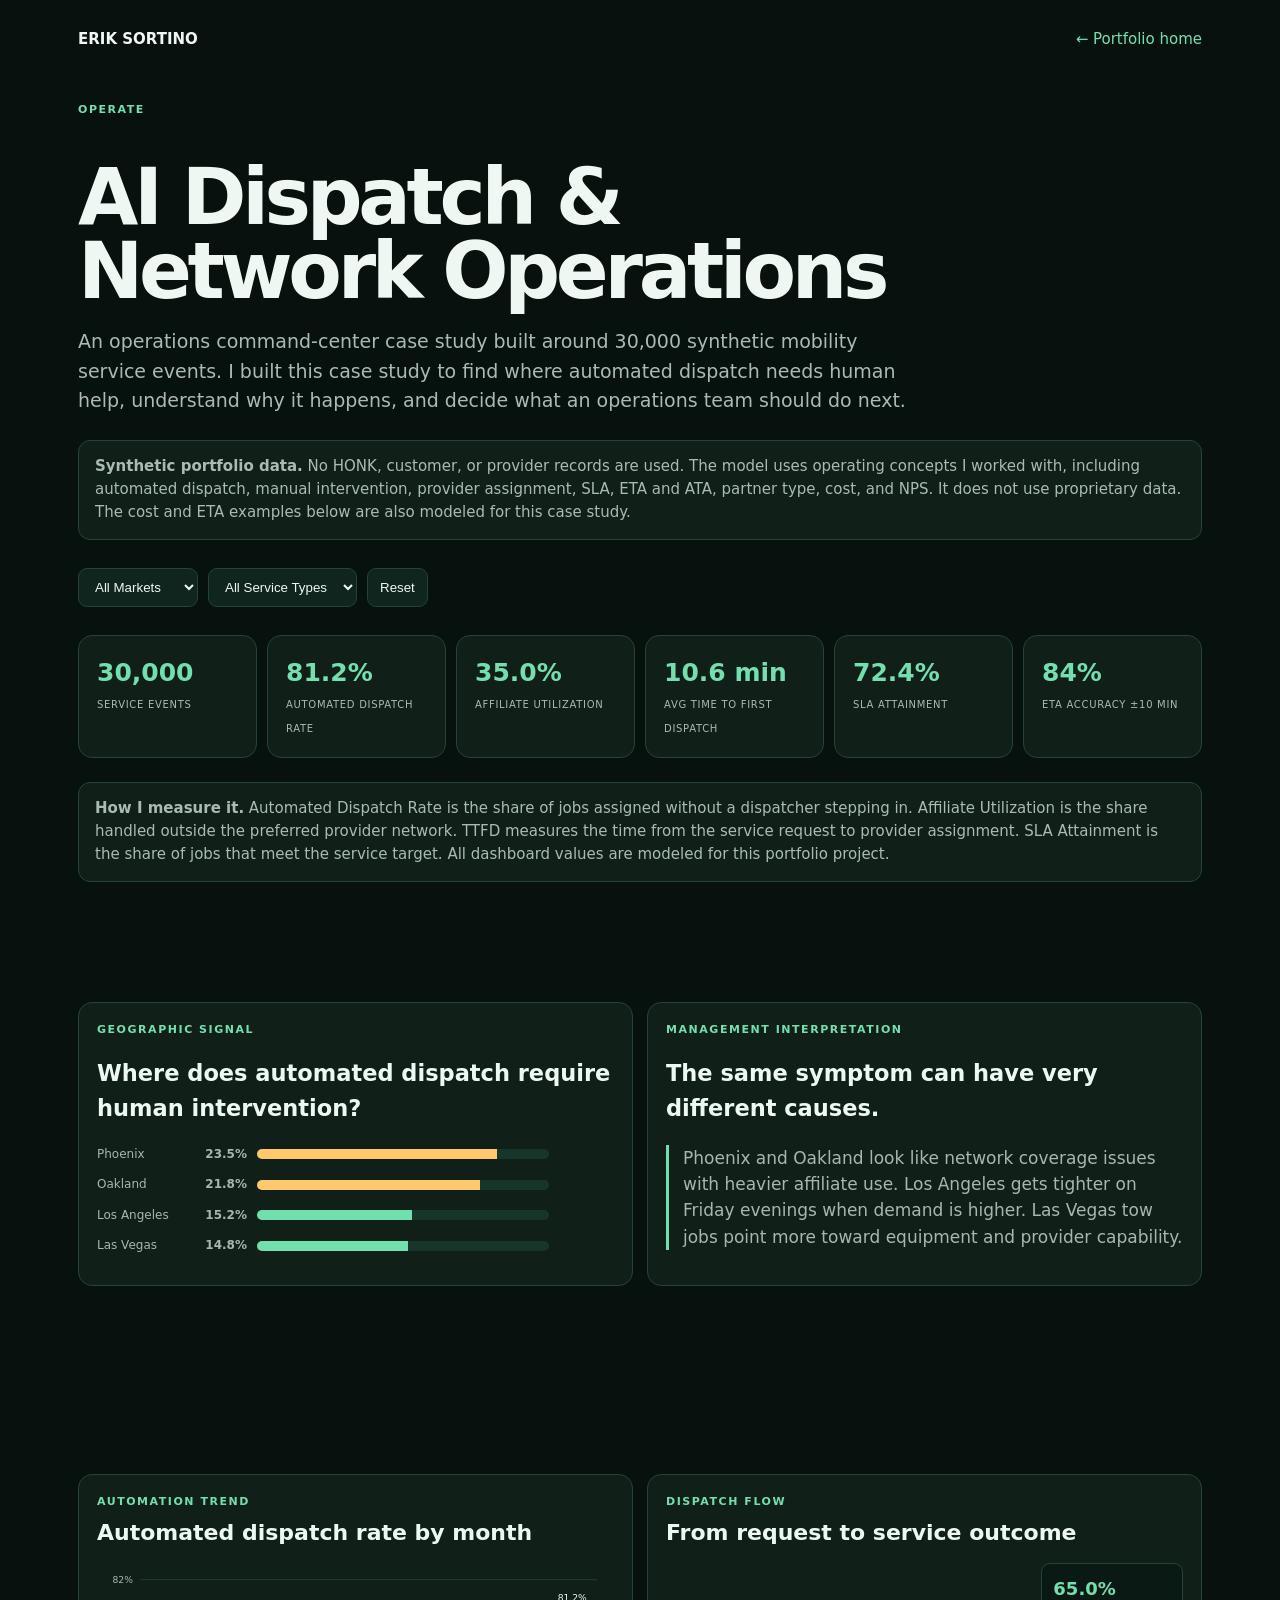
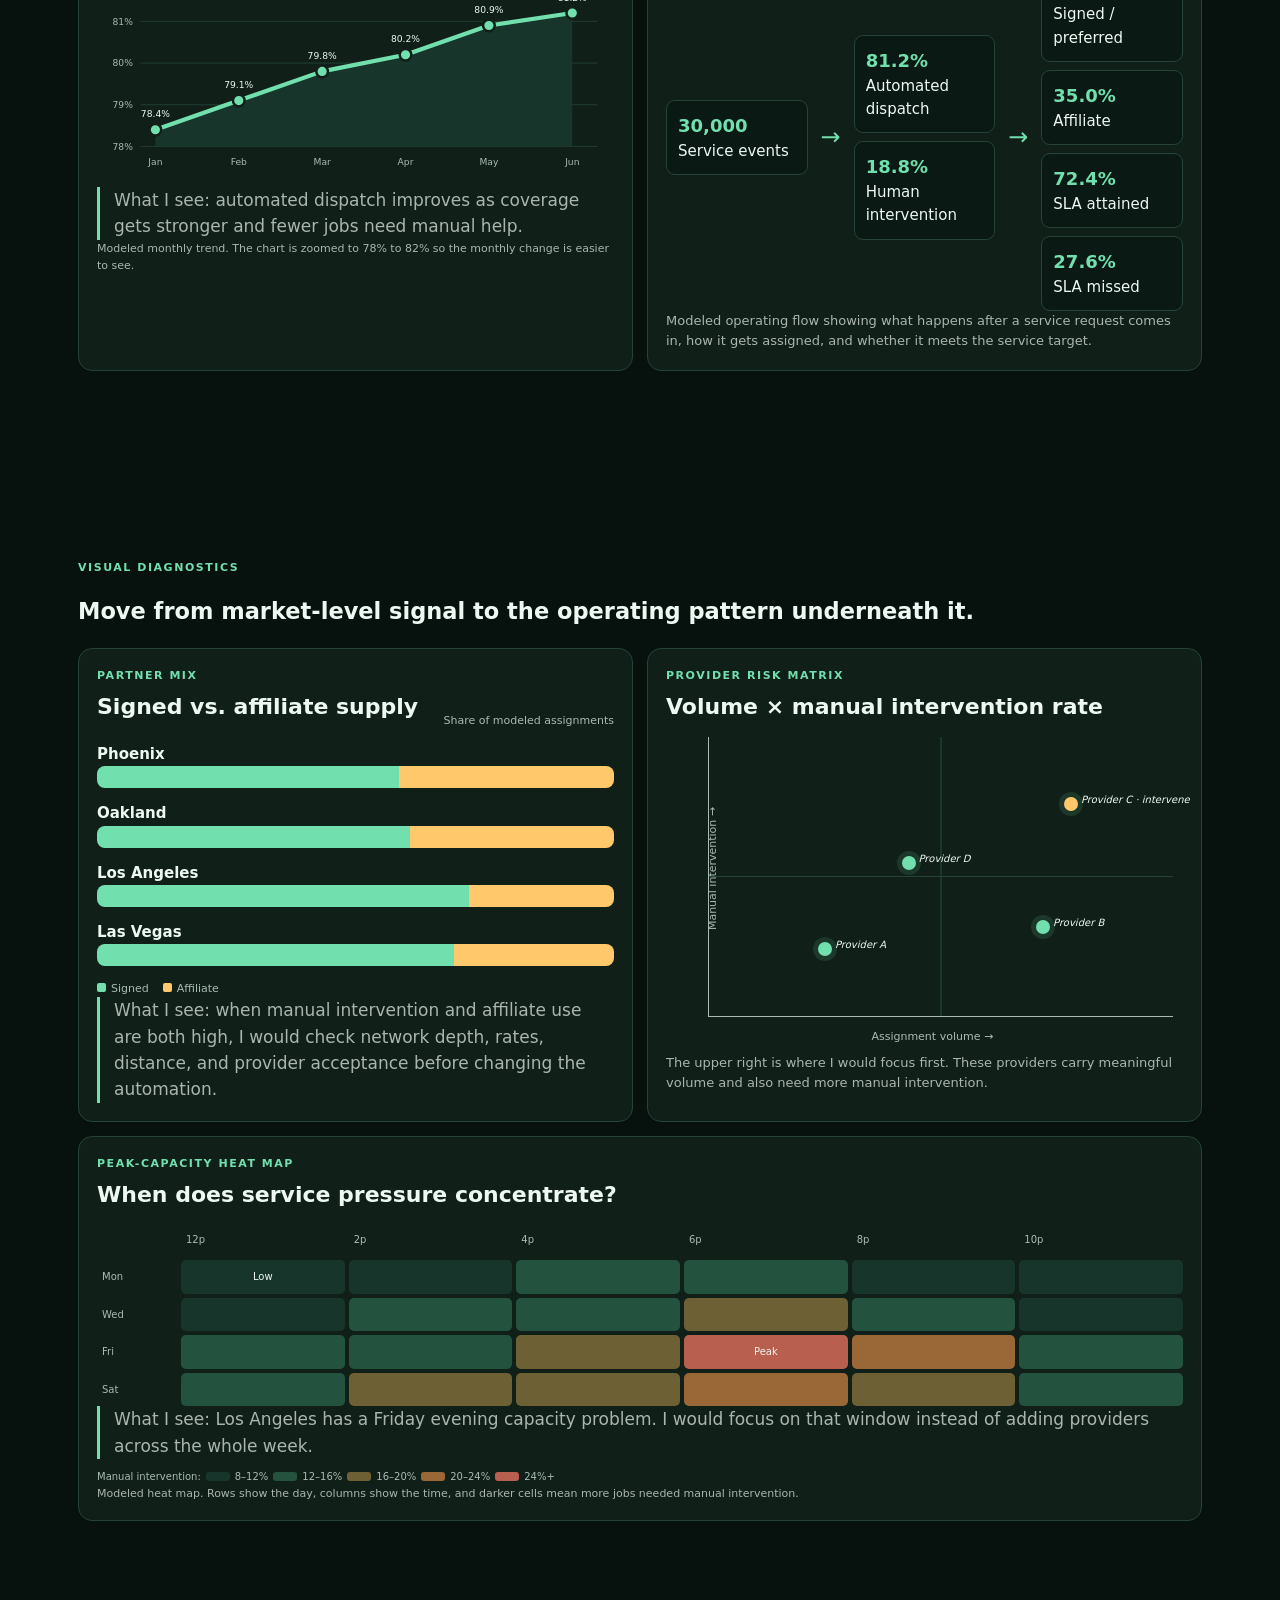
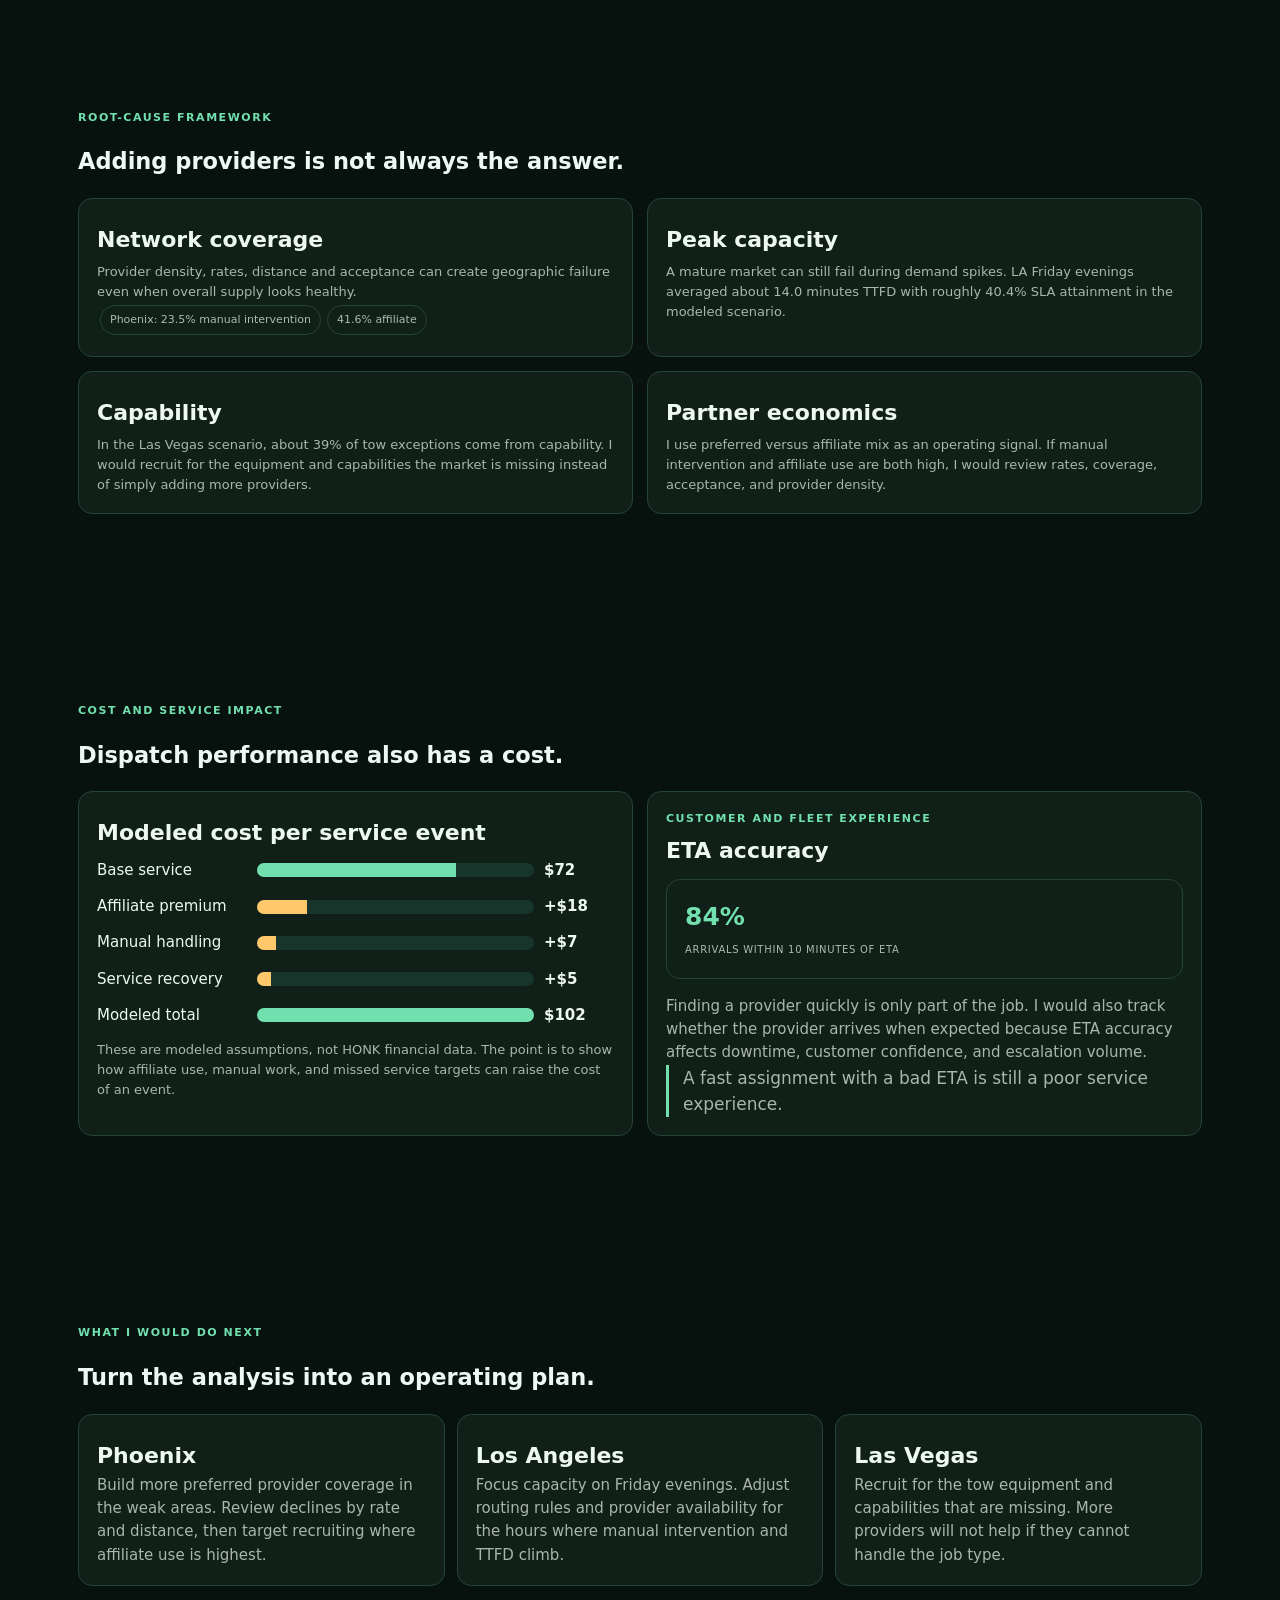
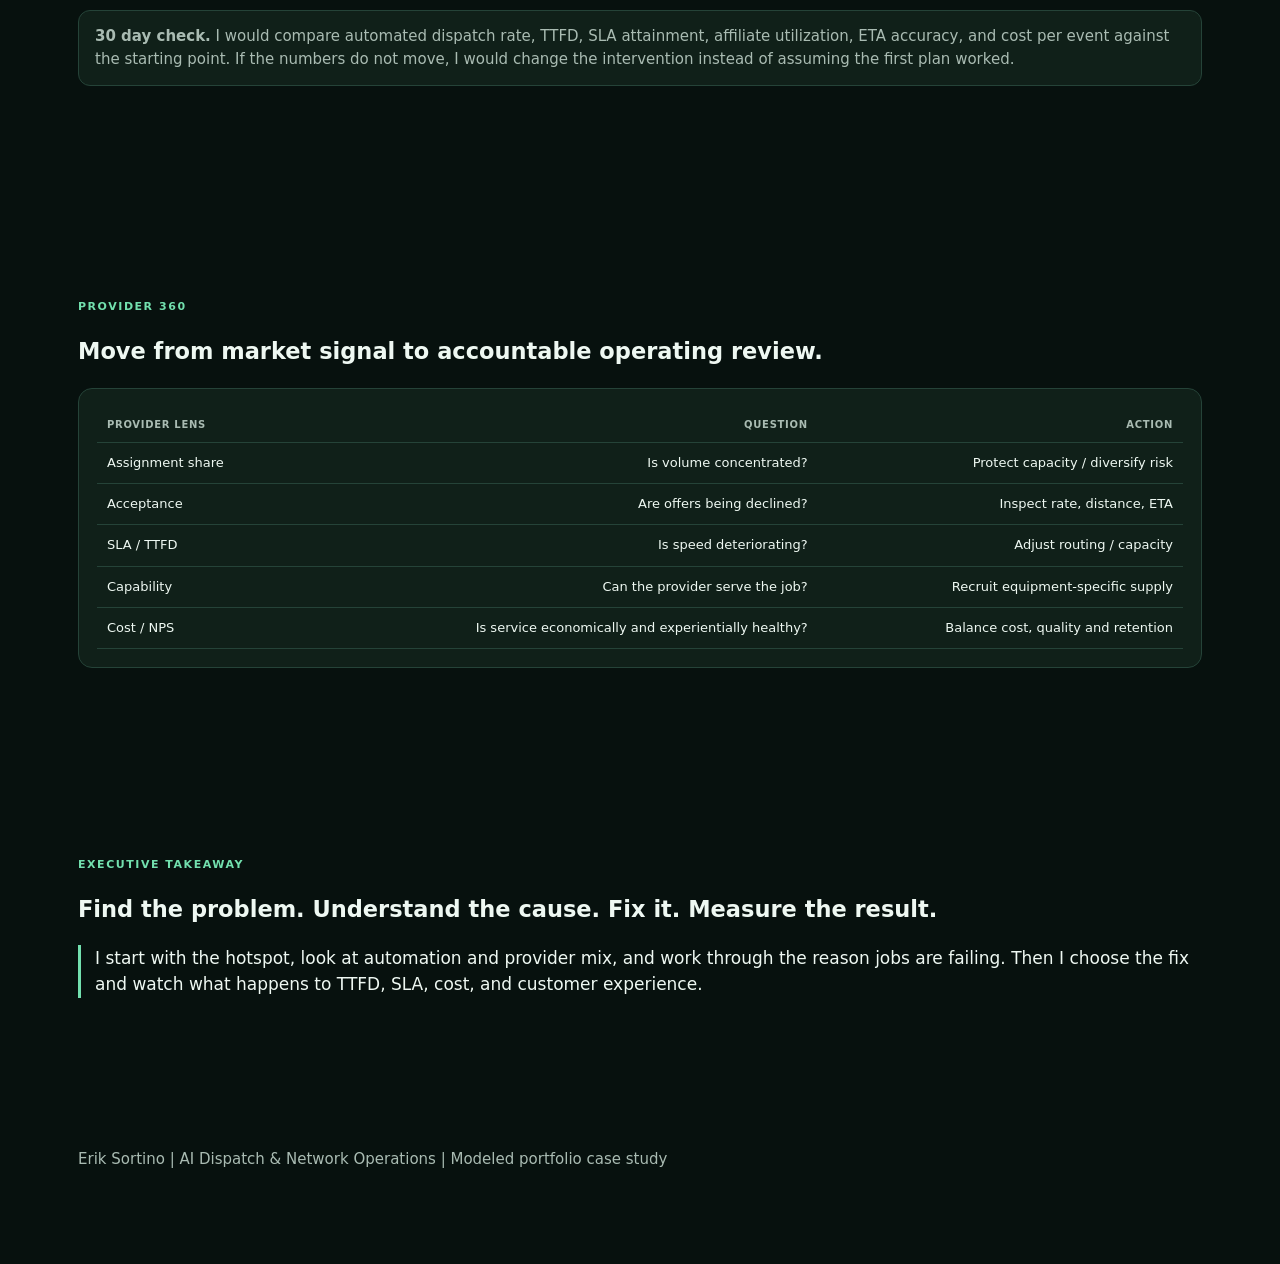
<file: ai-dispatch-project.html>
<!doctype html><html lang="en"><head><meta charset="utf-8"><meta name="viewport" content="width=device-width,initial-scale=1">
<title>AI Dispatch & Network Operations | Erik Sortino</title><meta name="description" content="Interactive operations case study using 30,000 synthetic mobility service events to analyze automation, dispatch automation, partner mix, SLA performance and provider operations.">
<meta property="og:title" content="AI Dispatch & Network Operations | Erik Sortino"><meta property="og:description" content="Interactive operations case study: automation failures, geographic automation-exception hotspots, partner mix and Provider 360."><meta property="og:image" content="https://eriksortino.com/og-preview.jpg"><meta property="og:url" content="https://eriksortino.com/ai-dispatch-project.html"><meta property="og:type" content="website"><meta name="twitter:card" content="summary_large_image"><link rel="stylesheet" href="styles.css">
<style>:root{--bg:#07110e;--p:#102019;--l:#254338;--g:#72e0ae;--t:#eef8f2;--m:#a9bbb2;--w:#ffc96b;--r:#ff8d7c}*{box-sizing:border-box}body{margin:0;background:var(--bg);color:var(--t);font:15px/1.55 system-ui,-apple-system,Segoe UI,sans-serif}.w{max-width:1180px;margin:auto;padding:28px}.top{display:flex;justify-content:space-between;align-items:center}.top a{color:var(--g);text-decoration:none}.eye{color:var(--g);font-size:11px;font-weight:800;letter-spacing:.14em;text-transform:uppercase}h1{font-size:clamp(42px,7vw,78px);line-height:.95;margin:42px 0 18px}.lead{font-size:19px;color:var(--m);max-width:850px}.note{border:1px solid var(--l);background:var(--p);padding:14px 16px;border-radius:12px;margin:24px 0;color:var(--m)}.filters{display:flex;gap:10px;flex-wrap:wrap;margin:28px 0}.filters select,.filters button{background:#10251d;color:var(--t);border:1px solid var(--l);padding:10px 12px;border-radius:9px}.kpis{display:grid;grid-template-columns:repeat(6,1fr);gap:10px}.kpi,.card{background:var(--p);border:1px solid var(--l);border-radius:14px;padding:18px}.kpi b{display:block;font-size:25px;color:var(--g)}.kpi span{font-size:10px;color:var(--m);text-transform:uppercase}.section{margin-top:52px}.grid{display:grid;grid-template-columns:1fr 1fr;gap:14px}.barrow{margin:12px 0}.barline{display:flex;justify-content:space-between}.bar{height:10px;background:#17352b;border-radius:10px;overflow:hidden}.bar i{display:block;height:100%;background:var(--g)}.warn i{background:var(--w)}.charttitle{display:flex;justify-content:space-between;gap:12px;align-items:end}.axisnote{font-size:11px;color:var(--m)}.stackrow{margin:14px 0}.stack{height:22px;display:flex;border-radius:8px;overflow:hidden;background:#17352b}.stack .signed{background:var(--g)}.stack .aff{background:var(--w)}.legend2{display:flex;gap:14px;font-size:11px;color:var(--m);margin-top:10px}.sw{display:inline-block;width:9px;height:9px;border-radius:2px;margin-right:5px;background:var(--g)}.sw.a{background:var(--w)}.scatter{position:relative;height:280px;margin:18px 10px 36px 42px;border-left:1px solid var(--m);border-bottom:1px solid var(--m);background:linear-gradient(to right,transparent 49.7%,#254338 50%,transparent 50.3%),linear-gradient(to bottom,transparent 49.7%,#254338 50%,transparent 50.3%)}.pt{position:absolute;width:14px;height:14px;border-radius:50%;background:var(--g);transform:translate(-50%,50%);box-shadow:0 0 0 5px rgba(114,224,174,.12)}.pt.hot{background:var(--w)}.pt span{position:absolute;left:17px;top:-5px;font-size:10px;white-space:nowrap;color:var(--t)}.xlabel{position:absolute;bottom:-29px;left:35%;font-size:11px;color:var(--m)}.ylabel{position:absolute;left:-58px;top:44%;font-size:11px;color:var(--m);transform:rotate(-90deg)}.heat{display:grid;grid-template-columns:80px repeat(6,1fr);gap:4px;margin-top:16px}.heat div{padding:9px 5px;border-radius:5px;text-align:center;font-size:10px}.heat .lab{color:var(--m);background:transparent;text-align:left}.h1{background:#17352b}.h2{background:#23523f}.h3{background:#6d6034}.h4{background:#9a6736}.h5{background:#b85f4f}table{width:100%;border-collapse:collapse}th,td{padding:10px;border-bottom:1px solid var(--l);text-align:right}th:first-child,td:first-child{text-align:left}th{font-size:10px;color:var(--m);text-transform:uppercase}.decision{border-left:3px solid var(--g);padding-left:14px;font-size:17px}.muted{color:var(--m)}.pill{display:inline-block;border:1px solid var(--l);padding:5px 9px;border-radius:999px;margin:3px;color:var(--m);font-size:11px}.trend{height:210px;display:flex;align-items:end;gap:7px;border-left:1px solid var(--m);border-bottom:1px solid var(--m);padding:10px 10px 0;margin:18px 0 30px;position:relative;background:repeating-linear-gradient(to bottom,transparent 0,transparent 48px,rgba(169,187,178,.12) 49px,transparent 50px)}.trendaxis{position:absolute;inset:0;pointer-events:none}.trendaxis span{position:absolute;left:-38px;color:var(--m);font-size:9px;transform:translateY(50%)}.trendcol{flex:1;text-align:center;position:relative}.trendbar{display:block;background:var(--g);border-radius:5px 5px 0 0;min-height:5px}.trendcol small{position:absolute;top:100%;left:50%;transform:translateX(-50%);margin-top:6px;color:var(--m);font-size:9px}.sankey{display:grid;grid-template-columns:1fr 34px 1fr 34px 1fr;align-items:center;gap:6px;margin-top:18px}.flowcol{display:grid;gap:8px}.flowbox{border:1px solid var(--l);background:#0b1914;border-radius:9px;padding:11px}.flowbox b{display:block;color:var(--g);font-size:18px}.arrow{text-align:center;color:var(--g);font-size:24px}.heatkey{display:flex;gap:5px;align-items:center;margin-top:10px;font-size:10px;color:var(--m)}.heatkey i{width:24px;height:9px;border-radius:3px;display:inline-block}.actiongrid{display:grid;grid-template-columns:repeat(3,1fr);gap:12px}.actiongrid h3{margin-bottom:6px}.moneyrow{display:grid;grid-template-columns:150px 1fr 70px;gap:10px;align-items:center;margin:13px 0}.moneybar{height:14px;background:#17352b;border-radius:8px;overflow:hidden}.moneybar i{display:block;height:100%;background:var(--g)}.moneybar.cost i{background:var(--w)}@media(max-width:850px){.actiongrid{grid-template-columns:1fr}}@media(max-width:850px){.kpis{grid-template-columns:repeat(3,1fr)}.grid{grid-template-columns:1fr}}@media(max-width:520px){.w{padding:18px}.kpis{grid-template-columns:repeat(2,1fr)}h1{font-size:42px}}</style></head><body><main class="w"><div class="top"><b>ERIK SORTINO</b><a href="index.html">← Portfolio home</a></div><div class="eye" style="margin-top:50px">Operate</div><h1>AI Dispatch &<br>Network Operations</h1><p class="lead">An operations command-center case study built around 30,000 synthetic mobility service events. I built this case study to find where automated dispatch needs human help, understand why it happens, and decide what an operations team should do next.</p><div class="note"><b>Synthetic portfolio data.</b> No HONK, customer, or provider records are used. The model uses operating concepts I worked with, including automated dispatch, manual intervention, provider assignment, SLA, ETA and ATA, partner type, cost, and NPS. It does not use proprietary data. The cost and ETA examples below are also modeled for this case study.</div>
<div class="filters"><select id="market"><option>All Markets</option><option>Phoenix</option><option>Oakland</option><option>Los Angeles</option><option>Las Vegas</option></select><select id="service"><option>All Service Types</option><option>Tow</option><option>Jump Start</option><option>Tire Change</option><option>Lockout</option><option>Fuel Delivery</option></select><button onclick="reset()">Reset</button></div><div class="kpis"><div class="kpi"><b id="jobs">30,000</b><span>Service events</span></div><div class="kpi"><b id="panic">81.2%</b><span>Automated dispatch rate</span></div><div class="kpi"><b id="affiliate">35.0%</b><span>Affiliate utilization</span></div><div class="kpi"><b id="ttfd">10.6 min</b><span>Avg time to first dispatch</span></div><div class="kpi"><b id="sla">72.4%</b><span>SLA attainment</span></div><div class="kpi"><b>84%</b><span>ETA accuracy ±10 min</span></div></div><div class="note"><b>How I measure it.</b> Automated Dispatch Rate is the share of jobs assigned without a dispatcher stepping in. Affiliate Utilization is the share handled outside the preferred provider network. TTFD measures the time from the service request to provider assignment. SLA Attainment is the share of jobs that meet the service target. All dashboard values are modeled for this portfolio project.</div>
<section class="section"><div class="grid"><div class="card"><div class="eye">Geographic signal</div><h2>Where does automated dispatch require human intervention?</h2><div id="marketBars"></div></div><div class="card"><div class="eye">Management interpretation</div><h2 id="findingTitle">The same symptom can have very different causes.</h2><p id="finding" class="decision">Phoenix and Oakland look like network coverage issues with heavier affiliate use. Los Angeles gets tighter on Friday evenings when demand is higher. Las Vegas tow jobs point more toward equipment and provider capability.</p></div></div></section>
<section class="section"><div class="grid"><div class="card"><div class="eye">Automation trend</div><h3>Automated dispatch rate by month</h3><div style="margin:18px 0 8px"><svg viewBox="0 0 620 250" role="img" aria-label="Automated dispatch rate rises from 78.4 percent in January to 81.2 percent in June" style="width:100%;height:auto;overflow:visible">
<g stroke="#254338" stroke-width="1"><line x1="52" y1="20" x2="600" y2="20"/><line x1="52" y1="70" x2="600" y2="70"/><line x1="52" y1="120" x2="600" y2="120"/><line x1="52" y1="170" x2="600" y2="170"/><line x1="52" y1="220" x2="600" y2="220"/></g>
<g fill="#a9bbb2" font-size="11" text-anchor="end"><text x="43" y="24">82%</text><text x="43" y="74">81%</text><text x="43" y="124">80%</text><text x="43" y="174">79%</text><text x="43" y="224">78%</text></g>
<polygon points="70,200 170,165 270,130 370,110 470,75 570,60 570,220 70,220" fill="#17352b"/>
<polyline points="70,200 170,165 270,130 370,110 470,75 570,60" fill="none" stroke="#72e0ae" stroke-width="5" stroke-linecap="round" stroke-linejoin="round"/>
<g fill="#72e0ae" stroke="#102019" stroke-width="3"><circle cx="70" cy="200" r="7"/><circle cx="170" cy="165" r="7"/><circle cx="270" cy="130" r="7"/><circle cx="370" cy="110" r="7"/><circle cx="470" cy="75" r="7"/><circle cx="570" cy="60" r="7"/></g>
<g fill="#eef8f2" font-size="11" text-anchor="middle"><text x="70" y="185">78.4%</text><text x="170" y="150">79.1%</text><text x="270" y="115">79.8%</text><text x="370" y="95">80.2%</text><text x="470" y="60">80.9%</text><text x="570" y="45">81.2%</text></g>
<g fill="#a9bbb2" font-size="11" text-anchor="middle"><text x="70" y="242">Jan</text><text x="170" y="242">Feb</text><text x="270" y="242">Mar</text><text x="370" y="242">Apr</text><text x="470" y="242">May</text><text x="570" y="242">Jun</text></g>
</svg></div><p class="decision">What I see: automated dispatch improves as coverage gets stronger and fewer jobs need manual help.</p><p class="axisnote">Modeled monthly trend. The chart is zoomed to 78% to 82% so the monthly change is easier to see.</p></div><div class="card"><div class="eye">Dispatch flow</div><h3>From request to service outcome</h3><div class="sankey"><div class="flowcol"><div class="flowbox"><b>30,000</b>Service events</div></div><div class="arrow">→</div><div class="flowcol"><div class="flowbox"><b>81.2%</b>Automated dispatch</div><div class="flowbox"><b>18.8%</b>Human intervention</div></div><div class="arrow">→</div><div class="flowcol"><div class="flowbox"><b>65.0%</b>Signed / preferred</div><div class="flowbox"><b>35.0%</b>Affiliate</div><div class="flowbox"><b>72.4%</b>SLA attained</div><div class="flowbox"><b>27.6%</b>SLA missed</div></div></div><p class="muted">Modeled operating flow showing what happens after a service request comes in, how it gets assigned, and whether it meets the service target.</p></div></div></section><section class="section"><div class="eye">Visual diagnostics</div><h2>Move from market-level signal to the operating pattern underneath it.</h2><div class="grid"><div class="card"><div class="charttitle"><div><div class="eye">Partner mix</div><h3>Signed vs. affiliate supply</h3></div><span class="axisnote">Share of modeled assignments</span></div><div class="stackrow"><b>Phoenix</b><div class="stack"><span class="signed" style="width:58.4%"></span><span class="aff" style="width:41.6%"></span></div></div><div class="stackrow"><b>Oakland</b><div class="stack"><span class="signed" style="width:60.6%"></span><span class="aff" style="width:39.4%"></span></div></div><div class="stackrow"><b>Los Angeles</b><div class="stack"><span class="signed" style="width:72%"></span><span class="aff" style="width:28%"></span></div></div><div class="stackrow"><b>Las Vegas</b><div class="stack"><span class="signed" style="width:69%"></span><span class="aff" style="width:31%"></span></div></div><div class="legend2"><span><i class="sw"></i>Signed</span><span><i class="sw a"></i>Affiliate</span></div><p class="decision">What I see: when manual intervention and affiliate use are both high, I would check network depth, rates, distance, and provider acceptance before changing the automation.</p></div><div class="card"><div class="eye">Provider risk matrix</div><h3>Volume × manual intervention rate</h3><div class="scatter"><span class="ylabel">Manual intervention →</span><span class="xlabel">Assignment volume →</span><i class="pt" style="left:25%;bottom:24%"><span>Provider A</span></i><i class="pt" style="left:72%;bottom:32%"><span>Provider B</span></i><i class="pt hot" style="left:78%;bottom:76%"><span>Provider C · intervene</span></i><i class="pt" style="left:43%;bottom:55%"><span>Provider D</span></i></div><p class="muted">The upper right is where I would focus first. These providers carry meaningful volume and also need more manual intervention.</p></div></div><div class="card" style="margin-top:14px"><div class="eye">Peak-capacity heat map</div><h3>When does service pressure concentrate?</h3><div class="heat"><div></div><div class="lab">12p</div><div class="lab">2p</div><div class="lab">4p</div><div class="lab">6p</div><div class="lab">8p</div><div class="lab">10p</div><div class="lab">Mon</div><div class="h1">Low</div><div class="h1"></div><div class="h2"></div><div class="h2"></div><div class="h1"></div><div class="h1"></div><div class="lab">Wed</div><div class="h1"></div><div class="h2"></div><div class="h2"></div><div class="h3"></div><div class="h2"></div><div class="h1"></div><div class="lab">Fri</div><div class="h2"></div><div class="h2"></div><div class="h3"></div><div class="h5">Peak</div><div class="h4"></div><div class="h2"></div><div class="lab">Sat</div><div class="h2"></div><div class="h3"></div><div class="h3"></div><div class="h4"></div><div class="h3"></div><div class="h2"></div></div><p class="decision">What I see: Los Angeles has a Friday evening capacity problem. I would focus on that window instead of adding providers across the whole week.</p><div class="heatkey"><span>Manual intervention:</span><i class="h1"></i><span>8–12%</span><i class="h2"></i><span>12–16%</span><i class="h3"></i><span>16–20%</span><i class="h4"></i><span>20–24%</span><i class="h5"></i><span>24%+</span></div><p class="axisnote">Modeled heat map. Rows show the day, columns show the time, and darker cells mean more jobs needed manual intervention.</p></div></section><section class="section"><div class="eye">Root-cause framework</div><h2>Adding providers is not always the answer.</h2><div class="grid"><div class="card"><h3>Network coverage</h3><p class="muted">Provider density, rates, distance and acceptance can create geographic failure even when overall supply looks healthy.</p><div class="pill">Phoenix: 23.5% manual intervention</div><div class="pill">41.6% affiliate</div></div><div class="card"><h3>Peak capacity</h3><p class="muted">A mature market can still fail during demand spikes. LA Friday evenings averaged about 14.0 minutes TTFD with roughly 40.4% SLA attainment in the modeled scenario.</p></div><div class="card"><h3>Capability</h3><p class="muted">In the Las Vegas scenario, about 39% of tow exceptions come from capability. I would recruit for the equipment and capabilities the market is missing instead of simply adding more providers.</p></div><div class="card"><h3>Partner economics</h3><p class="muted">I use preferred versus affiliate mix as an operating signal. If manual intervention and affiliate use are both high, I would review rates, coverage, acceptance, and provider density.</p></div></div></section>
<section class="section"><div class="eye">Cost and service impact</div><h2>Dispatch performance also has a cost.</h2><div class="grid"><div class="card"><h3>Modeled cost per service event</h3><div class="moneyrow"><span>Base service</span><div class="moneybar"><i style="width:72%"></i></div><b>$72</b></div><div class="moneyrow"><span>Affiliate premium</span><div class="moneybar cost"><i style="width:18%"></i></div><b>+$18</b></div><div class="moneyrow"><span>Manual handling</span><div class="moneybar cost"><i style="width:7%"></i></div><b>+$7</b></div><div class="moneyrow"><span>Service recovery</span><div class="moneybar cost"><i style="width:5%"></i></div><b>+$5</b></div><div class="moneyrow"><span>Modeled total</span><div class="moneybar"><i style="width:100%"></i></div><b>$102</b></div><p class="muted">These are modeled assumptions, not HONK financial data. The point is to show how affiliate use, manual work, and missed service targets can raise the cost of an event.</p></div><div class="card"><div class="eye">Customer and fleet experience</div><h3>ETA accuracy</h3><div class="kpi" style="margin:16px 0"><b>84%</b><span>Arrivals within 10 minutes of ETA</span></div><p>Finding a provider quickly is only part of the job. I would also track whether the provider arrives when expected because ETA accuracy affects downtime, customer confidence, and escalation volume.</p><p class="decision">A fast assignment with a bad ETA is still a poor service experience.</p></div></div></section>
<section class="section"><div class="eye">What I would do next</div><h2>Turn the analysis into an operating plan.</h2><div class="actiongrid"><div class="card"><h3>Phoenix</h3><p>Build more preferred provider coverage in the weak areas. Review declines by rate and distance, then target recruiting where affiliate use is highest.</p></div><div class="card"><h3>Los Angeles</h3><p>Focus capacity on Friday evenings. Adjust routing rules and provider availability for the hours where manual intervention and TTFD climb.</p></div><div class="card"><h3>Las Vegas</h3><p>Recruit for the tow equipment and capabilities that are missing. More providers will not help if they cannot handle the job type.</p></div></div><div class="note"><b>30 day check.</b> I would compare automated dispatch rate, TTFD, SLA attainment, affiliate utilization, ETA accuracy, and cost per event against the starting point. If the numbers do not move, I would change the intervention instead of assuming the first plan worked.</div></section><section class="section"><div class="eye">Provider 360</div><h2>Move from market signal to accountable operating review.</h2><div class="card" style="overflow:auto"><table><thead><tr><th>Provider lens</th><th>Question</th><th>Action</th></tr></thead><tbody><tr><td>Assignment share</td><td>Is volume concentrated?</td><td>Protect capacity / diversify risk</td></tr><tr><td>Acceptance</td><td>Are offers being declined?</td><td>Inspect rate, distance, ETA</td></tr><tr><td>SLA / TTFD</td><td>Is speed deteriorating?</td><td>Adjust routing / capacity</td></tr><tr><td>Capability</td><td>Can the provider serve the job?</td><td>Recruit equipment-specific supply</td></tr><tr><td>Cost / NPS</td><td>Is service economically and experientially healthy?</td><td>Balance cost, quality and retention</td></tr></tbody></table></div></section>
<section class="section"><div class="eye">Executive takeaway</div><h2>Find the problem. Understand the cause. Fix it. Measure the result.</h2><p class="decision">I start with the hotspot, look at automation and provider mix, and work through the reason jobs are failing. Then I choose the fix and watch what happens to TTFD, SLA, cost, and customer experience.</p></section><div style="margin:65px 0;color:var(--m)">Erik Sortino | AI Dispatch & Network Operations | Modeled portfolio case study</div></main>
<script>const data={All:{jobs:"30,000",panic:"81.2%",affiliate:"35.0%",ttfd:"10.6 min",sla:"72.4%"},Phoenix:{jobs:"3,000*",panic:"76.5%",affiliate:"41.6%",ttfd:"12.8 min",sla:"63.7%"},Oakland:{jobs:"3,000*",panic:"78.2%",affiliate:"39.4%",ttfd:"12.1 min",sla:"66.1%"},"Los Angeles":{jobs:"3,000*",panic:"84.8%",affiliate:"28.0%",ttfd:"11.4 min",sla:"70.8%"},"Las Vegas":{jobs:"3,000*",panic:"85.2%",affiliate:"31.0%",ttfd:"10.9 min",sla:"73.6%"}};const bars=[["Phoenix",23.5],["Oakland",21.8],["Los Angeles",15.2],["Las Vegas",14.8]];function draw(){marketBars.innerHTML=bars.map(x=>'<div class="barrow"><div class="barline"><span>'+x[0]+'</span><b>'+x[1]+'%</b></div><div class="bar '+(x[1]>20?'warn':'')+'"><i style="width:'+x[1]*3.5+'%"></i></div></div>').join('');let m=market.value,d=data[m==="All Markets"?"All":m];jobs.textContent=d.jobs;panic.textContent=d.panic;affiliate.textContent=d.affiliate;ttfd.textContent=d.ttfd;sla.textContent=d.sla}function reset(){market.value="All Markets";service.value="All Service Types";draw()}market.onchange=draw;service.onchange=draw;draw();</script></body></html>
</file>
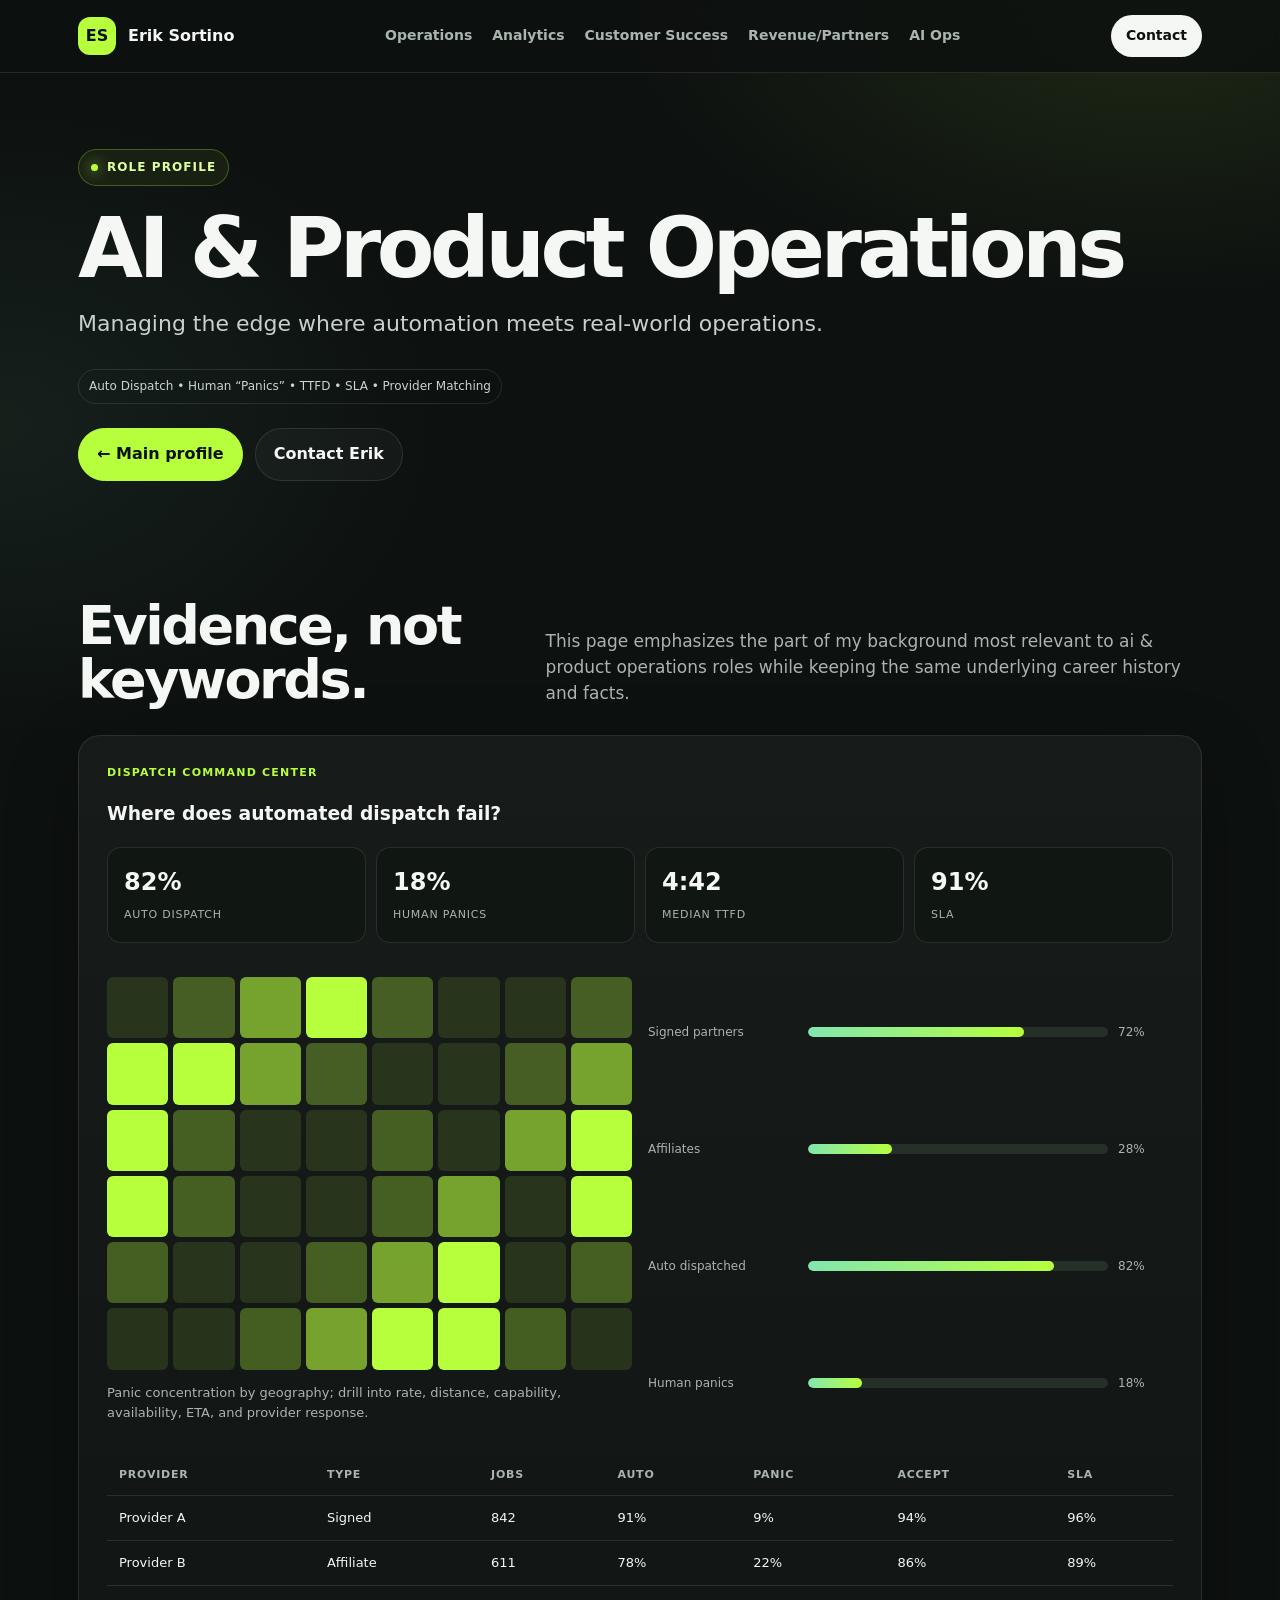
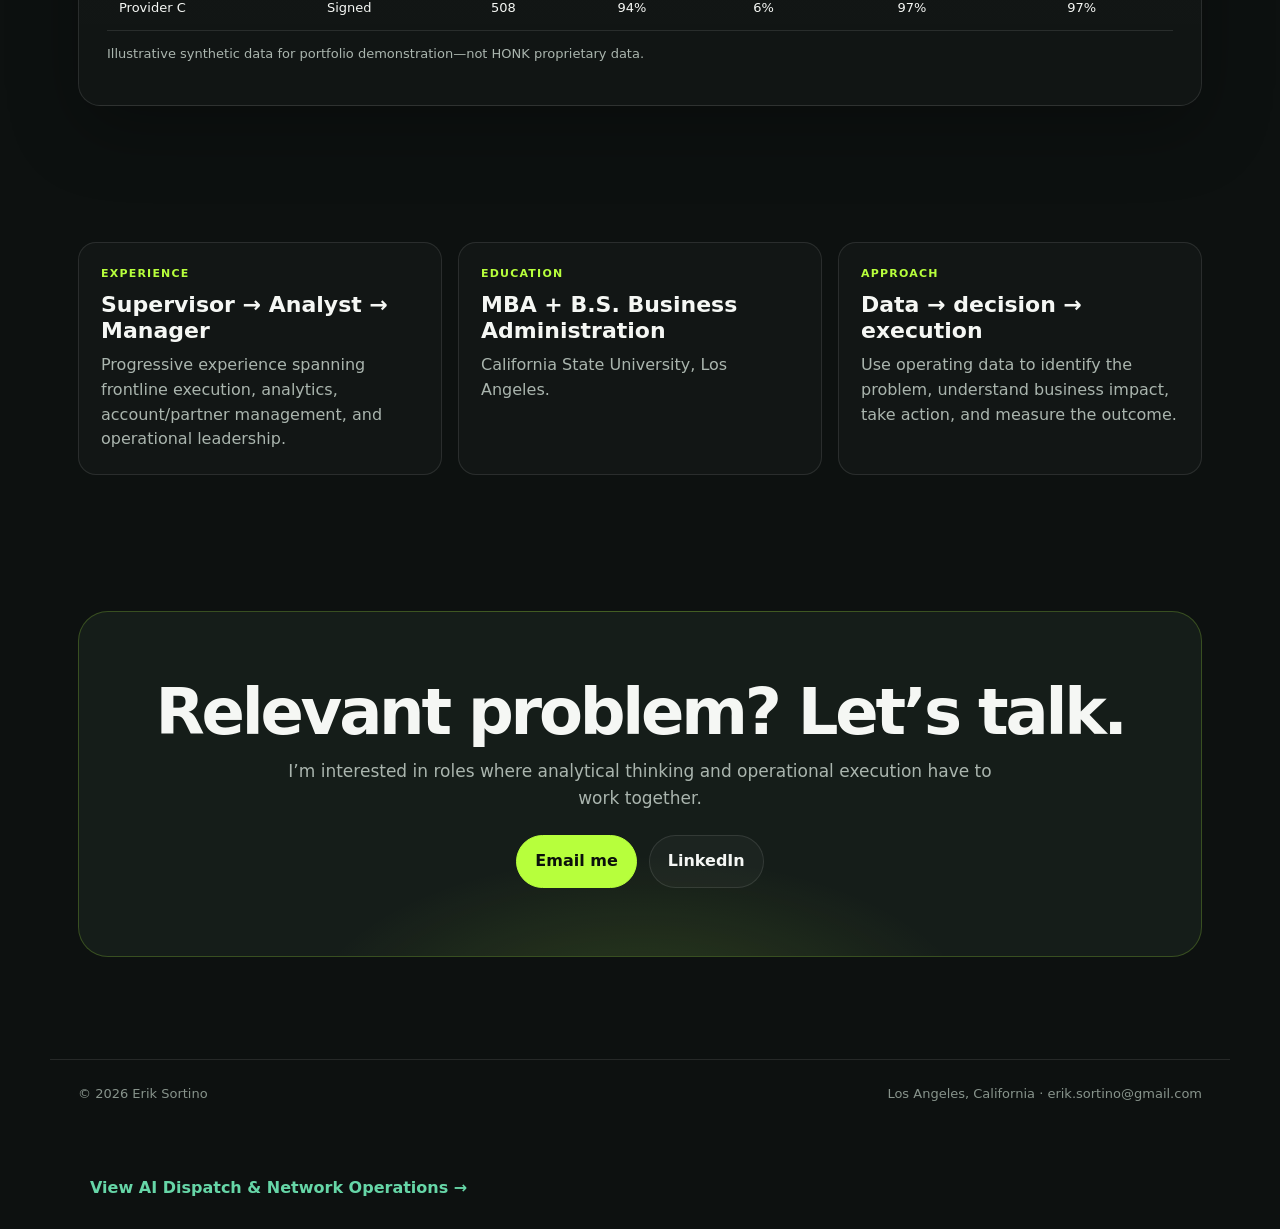
<file: ai-operations.html>
<!doctype html><html lang="en"><head><meta charset="utf-8"><meta name="viewport" content="width=device-width,initial-scale=1"><meta name="description" content="Erik Sortino — AI & Product Operations. Auto Dispatch • Human “Panics” • TTFD • SLA • Provider Matching"><meta property="og:title" content="Erik Sortino — AI & Product Operations"><meta property="og:description" content="Managing the edge where automation meets real-world operations."><meta property="og:image" content="https://eriksortino.com/og-preview.jpg"><meta property="og:url" content="https://eriksortino.com/ai-operations.html"><meta property="og:type" content="website"><meta name="twitter:card" content="summary_large_image"><meta name="theme-color" content="#0d1110"><title>Erik Sortino | AI & Product Operations</title><link rel="stylesheet" href="styles.css"></head><body><nav class="nav"><div class="wrap navin"><a class="brand" href="index.html"><span class="mark">ES</span><span>Erik Sortino</span></a><div class="navlinks"><a href="operations.html">Operations</a><a href="analytics.html">Analytics</a><a href="customer-success.html">Customer Success</a><a href="revenue-partners.html">Revenue/Partners</a><a href="ai-operations.html">AI Ops</a></div><a class="cta" href="mailto:erik.sortino@gmail.com">Contact</a></div></nav><main><header class="hero"><div class="wrap"><div class="eyebrow"><span class="dot"></span>Role Profile</div><h1>AI & Product Operations</h1><p class="lede">Managing the edge where automation meets real-world operations.</p><div class="tags"><span class="tag">Auto Dispatch • Human “Panics” • TTFD • SLA • Provider Matching</span></div><div class="actions" style="margin-top:24px"><a class="btn primary" href="index.html">← Main profile</a><a class="btn secondary" href="mailto:erik.sortino@gmail.com">Contact Erik</a></div></div></header><section><div class="wrap"><div class="section-head"><h2>Evidence, not keywords.</h2><p>This page emphasizes the part of my background most relevant to ai & product operations roles while keeping the same underlying career history and facts.</p></div><div class="panel"><div class="label">Dispatch Command Center</div><h3>Where does automated dispatch fail?</h3><div class="kpis"><div class="kpi"><strong>82%</strong><span>Auto Dispatch</span></div><div class="kpi"><strong>18%</strong><span>Human Panics</span></div><div class="kpi"><strong>4:42</strong><span>Median TTFD</span></div><div class="kpi"><strong>91%</strong><span>SLA</span></div></div><div class="grid2" style="margin-top:16px"><div><div class="heatmap"><span class="cell "></span><span class="cell m"></span><span class="cell h"></span><span class="cell x"></span><span class="cell m"></span><span class="cell "></span><span class="cell "></span><span class="cell m"></span><span class="cell x"></span><span class="cell x"></span><span class="cell h"></span><span class="cell m"></span><span class="cell "></span><span class="cell "></span><span class="cell m"></span><span class="cell h"></span><span class="cell x"></span><span class="cell m"></span><span class="cell "></span><span class="cell "></span><span class="cell m"></span><span class="cell "></span><span class="cell h"></span><span class="cell x"></span><span class="cell x"></span><span class="cell m"></span><span class="cell "></span><span class="cell "></span><span class="cell m"></span><span class="cell h"></span><span class="cell "></span><span class="cell x"></span><span class="cell m"></span><span class="cell "></span><span class="cell "></span><span class="cell m"></span><span class="cell h"></span><span class="cell x"></span><span class="cell "></span><span class="cell m"></span><span class="cell "></span><span class="cell "></span><span class="cell m"></span><span class="cell h"></span><span class="cell x"></span><span class="cell x"></span><span class="cell m"></span><span class="cell "></span></div><p class="muted">Panic concentration by geography; drill into rate, distance, capability, availability, ETA, and provider response.</p></div><div class="bars"><div class="barrow"><span>Signed partners</span><div class="bar"><div class="fill" style="width:72%"></div></div><span>72%</span></div><div class="barrow"><span>Affiliates</span><div class="bar"><div class="fill" style="width:28%"></div></div><span>28%</span></div><div class="barrow"><span>Auto dispatched</span><div class="bar"><div class="fill" style="width:82%"></div></div><span>82%</span></div><div class="barrow"><span>Human panics</span><div class="bar"><div class="fill" style="width:18%"></div></div><span>18%</span></div></div></div><div class="tablewrap"><table><thead><tr><th>Provider</th><th>Type</th><th>Jobs</th><th>Auto</th><th>Panic</th><th>Accept</th><th>SLA</th></tr></thead><tbody><tr><td>Provider A</td><td>Signed</td><td>842</td><td>91%</td><td>9%</td><td>94%</td><td>96%</td></tr><tr><td>Provider B</td><td>Affiliate</td><td>611</td><td>78%</td><td>22%</td><td>86%</td><td>89%</td></tr><tr><td>Provider C</td><td>Signed</td><td>508</td><td>94%</td><td>6%</td><td>97%</td><td>97%</td></tr></tbody></table></div><p class="muted">Illustrative synthetic data for portfolio demonstration—not HONK proprietary data.</p></div></div></section><section><div class="wrap"><div class="grid3"><div class="card"><div class="label">Experience</div><h3>Supervisor → Analyst → Manager</h3><p>Progressive experience spanning frontline execution, analytics, account/partner management, and operational leadership.</p></div><div class="card"><div class="label">Education</div><h3>MBA + B.S. Business Administration</h3><p>California State University, Los Angeles.</p></div><div class="card"><div class="label">Approach</div><h3>Data → decision → execution</h3><p>Use operating data to identify the problem, understand business impact, take action, and measure the outcome.</p></div></div></div></section><section><div class="wrap"><div class="contact"><h2>Relevant problem? Let’s talk.</h2><p>I’m interested in roles where analytical thinking and operational execution have to work together.</p><div class="actions" style="justify-content:center"><a class="btn primary" href="mailto:erik.sortino@gmail.com">Email me</a><a class="btn secondary" href="https://www.linkedin.com/in/eriksortino/" target="_blank" rel="noopener">LinkedIn</a></div></div></div></section></main><footer><div class="wrap foot"><span>© 2026 Erik Sortino</span><span>Los Angeles, California · erik.sortino@gmail.com</span></div></footer><p style="margin:28px auto;max-width:1100px"><a href="ai-dispatch-project.html" style="color:#66d6a7;font-weight:700">View AI Dispatch & Network Operations →</a></p></body></html>
</file>
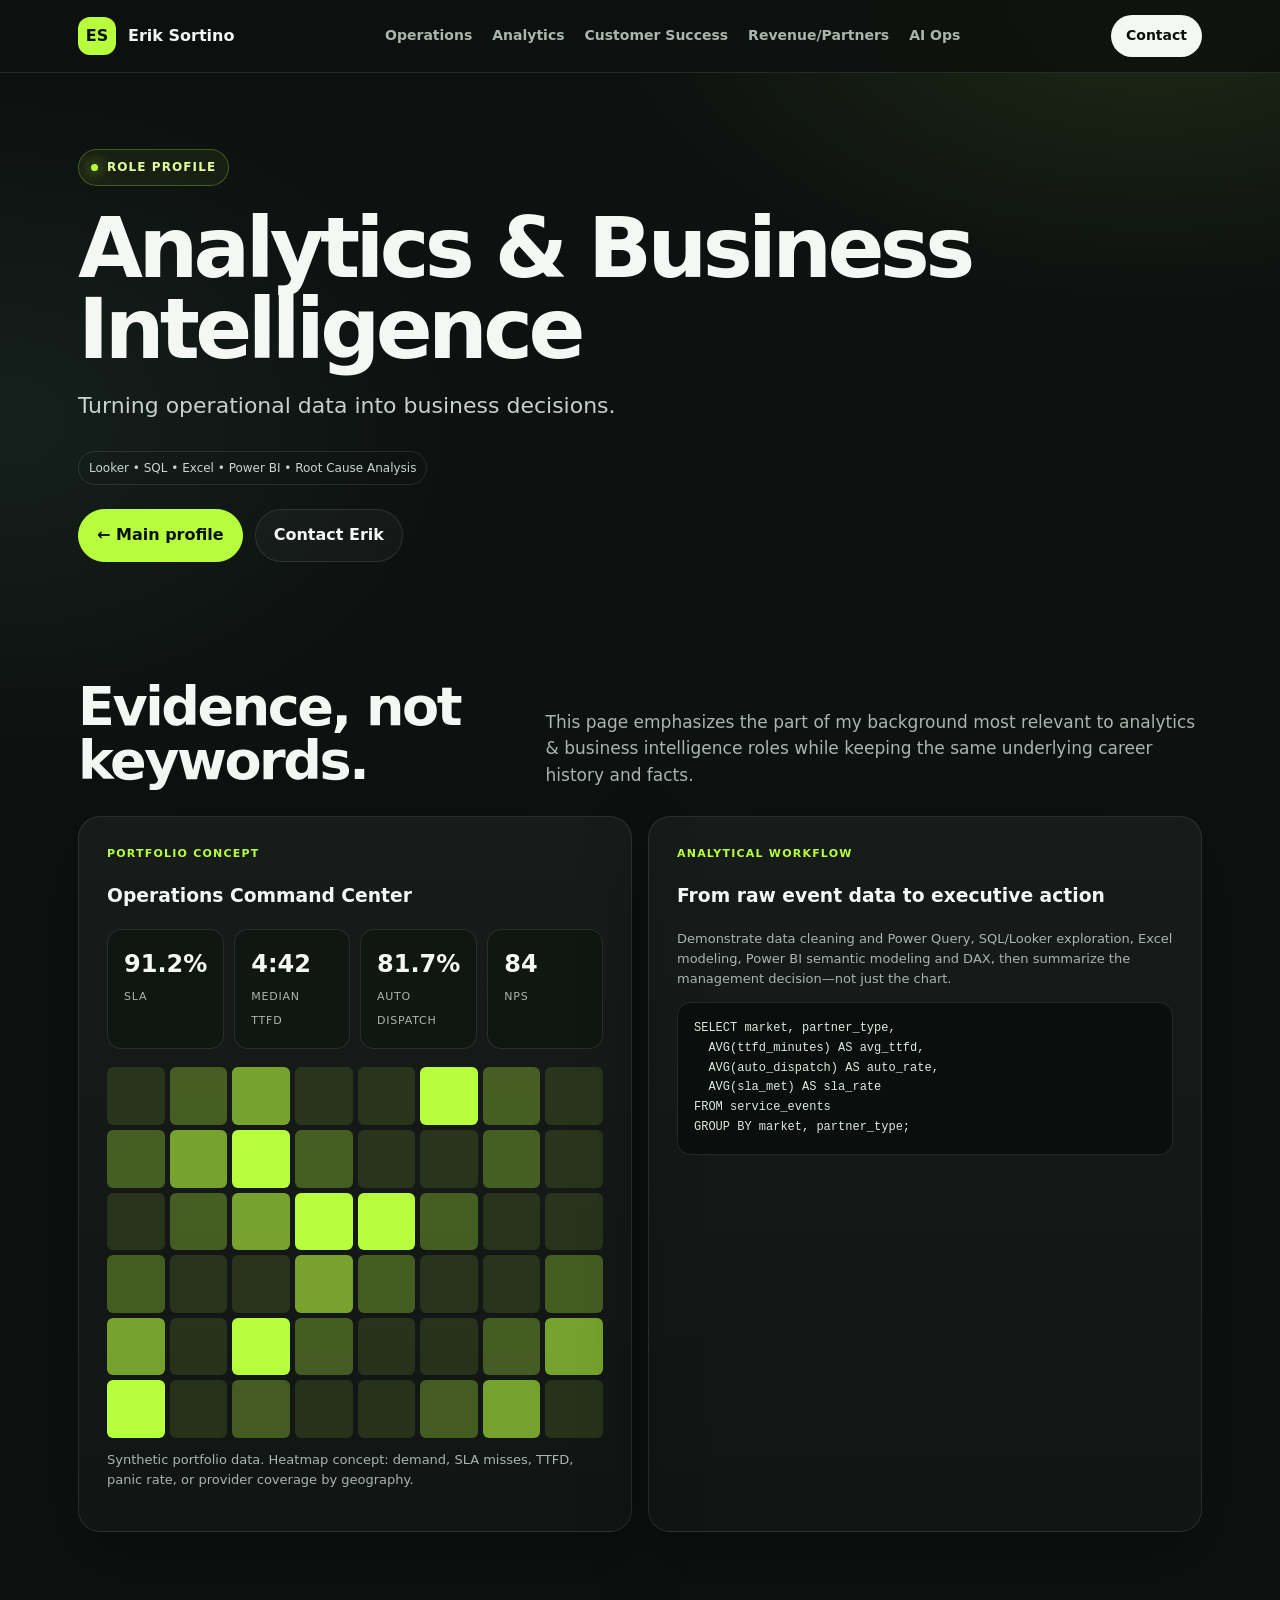
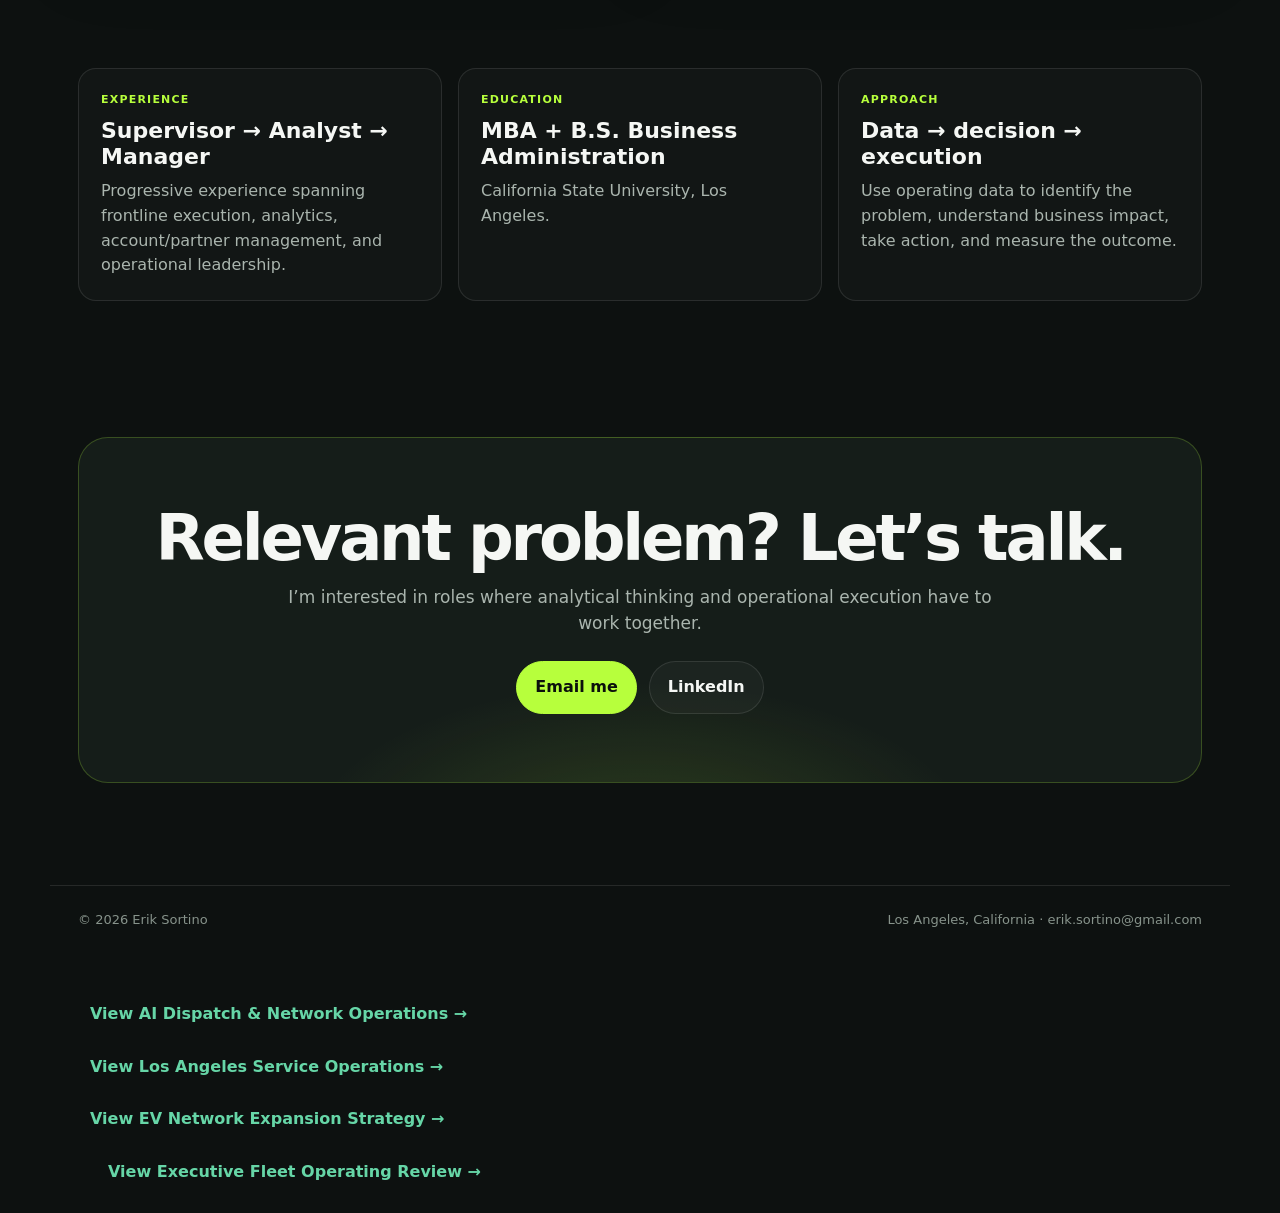
<file: analytics.html>
<!doctype html><html lang="en"><head><meta charset="utf-8"><meta name="viewport" content="width=device-width,initial-scale=1"><meta name="description" content="Erik Sortino — Analytics & Business Intelligence. Looker • SQL • Excel • Power BI • Root Cause Analysis"><meta property="og:title" content="Erik Sortino — Analytics & Business Intelligence"><meta property="og:description" content="Turning operational data into business decisions."><meta property="og:image" content="https://eriksortino.com/og-preview.jpg"><meta property="og:url" content="https://eriksortino.com/analytics.html"><meta property="og:type" content="website"><meta name="twitter:card" content="summary_large_image"><meta name="theme-color" content="#0d1110"><title>Erik Sortino | Analytics & Business Intelligence</title><link rel="stylesheet" href="styles.css"></head><body><nav class="nav"><div class="wrap navin"><a class="brand" href="index.html"><span class="mark">ES</span><span>Erik Sortino</span></a><div class="navlinks"><a href="operations.html">Operations</a><a href="analytics.html">Analytics</a><a href="customer-success.html">Customer Success</a><a href="revenue-partners.html">Revenue/Partners</a><a href="ai-operations.html">AI Ops</a></div><a class="cta" href="mailto:erik.sortino@gmail.com">Contact</a></div></nav><main><header class="hero"><div class="wrap"><div class="eyebrow"><span class="dot"></span>Role Profile</div><h1>Analytics & Business Intelligence</h1><p class="lede">Turning operational data into business decisions.</p><div class="tags"><span class="tag">Looker • SQL • Excel • Power BI • Root Cause Analysis</span></div><div class="actions" style="margin-top:24px"><a class="btn primary" href="index.html">← Main profile</a><a class="btn secondary" href="mailto:erik.sortino@gmail.com">Contact Erik</a></div></div></header><section><div class="wrap"><div class="section-head"><h2>Evidence, not keywords.</h2><p>This page emphasizes the part of my background most relevant to analytics & business intelligence roles while keeping the same underlying career history and facts.</p></div><div class="grid2"><div class="panel"><div class="label">Portfolio concept</div><h3>Operations Command Center</h3><div class="kpis"><div class="kpi"><strong>91.2%</strong><span>SLA</span></div><div class="kpi"><strong>4:42</strong><span>Median TTFD</span></div><div class="kpi"><strong>81.7%</strong><span>Auto Dispatch</span></div><div class="kpi"><strong>84</strong><span>NPS</span></div></div><div class="heatmap"><span class="cell "></span><span class="cell m"></span><span class="cell h"></span><span class="cell "></span><span class="cell "></span><span class="cell x"></span><span class="cell m"></span><span class="cell "></span><span class="cell m"></span><span class="cell h"></span><span class="cell x"></span><span class="cell m"></span><span class="cell "></span><span class="cell "></span><span class="cell m"></span><span class="cell "></span><span class="cell "></span><span class="cell m"></span><span class="cell h"></span><span class="cell x"></span><span class="cell x"></span><span class="cell m"></span><span class="cell "></span><span class="cell "></span><span class="cell m"></span><span class="cell "></span><span class="cell "></span><span class="cell h"></span><span class="cell m"></span><span class="cell "></span><span class="cell "></span><span class="cell m"></span><span class="cell h"></span><span class="cell "></span><span class="cell x"></span><span class="cell m"></span><span class="cell "></span><span class="cell "></span><span class="cell m"></span><span class="cell h"></span><span class="cell x"></span><span class="cell "></span><span class="cell m"></span><span class="cell "></span><span class="cell "></span><span class="cell m"></span><span class="cell h"></span><span class="cell "></span></div><p class="muted" style="margin-top:12px">Synthetic portfolio data. Heatmap concept: demand, SLA misses, TTFD, panic rate, or provider coverage by geography.</p></div><div class="panel"><div class="label">Analytical workflow</div><h3>From raw event data to executive action</h3><p class="muted">Demonstrate data cleaning and Power Query, SQL/Looker exploration, Excel modeling, Power BI semantic modeling and DAX, then summarize the management decision—not just the chart.</p><pre class="code">SELECT market, partner_type,
  AVG(ttfd_minutes) AS avg_ttfd,
  AVG(auto_dispatch) AS auto_rate,
  AVG(sla_met) AS sla_rate
FROM service_events
GROUP BY market, partner_type;</pre></div></div></div></section><section><div class="wrap"><div class="grid3"><div class="card"><div class="label">Experience</div><h3>Supervisor → Analyst → Manager</h3><p>Progressive experience spanning frontline execution, analytics, account/partner management, and operational leadership.</p></div><div class="card"><div class="label">Education</div><h3>MBA + B.S. Business Administration</h3><p>California State University, Los Angeles.</p></div><div class="card"><div class="label">Approach</div><h3>Data → decision → execution</h3><p>Use operating data to identify the problem, understand business impact, take action, and measure the outcome.</p></div></div></div></section><section><div class="wrap"><div class="contact"><h2>Relevant problem? Let’s talk.</h2><p>I’m interested in roles where analytical thinking and operational execution have to work together.</p><div class="actions" style="justify-content:center"><a class="btn primary" href="mailto:erik.sortino@gmail.com">Email me</a><a class="btn secondary" href="https://www.linkedin.com/in/eriksortino/" target="_blank" rel="noopener">LinkedIn</a></div></div></div></section></main><footer><div class="wrap foot"><span>© 2026 Erik Sortino</span><span>Los Angeles, California · erik.sortino@gmail.com</span></div></footer><p style="margin:28px auto;max-width:1100px"><a href="ai-dispatch-project.html" style="color:#66d6a7;font-weight:700">View AI Dispatch & Network Operations →</a></p><p style="margin:28px auto;max-width:1100px"><a href="la-service-operations.html" style="color:#66d6a7;font-weight:700">View Los Angeles Service Operations →</a></p><p style="margin:28px auto;max-width:1100px"><a href="ev-network-expansion.html" style="color:#66d6a7;font-weight:700">View EV Network Expansion Strategy →</a></p><p style="max-width:1100px;margin:28px auto;padding:0 18px"><a href="fleet-operating-review.html" style="color:#66d6a7;font-weight:700">View Executive Fleet Operating Review →</a></p></body></html>
</file>
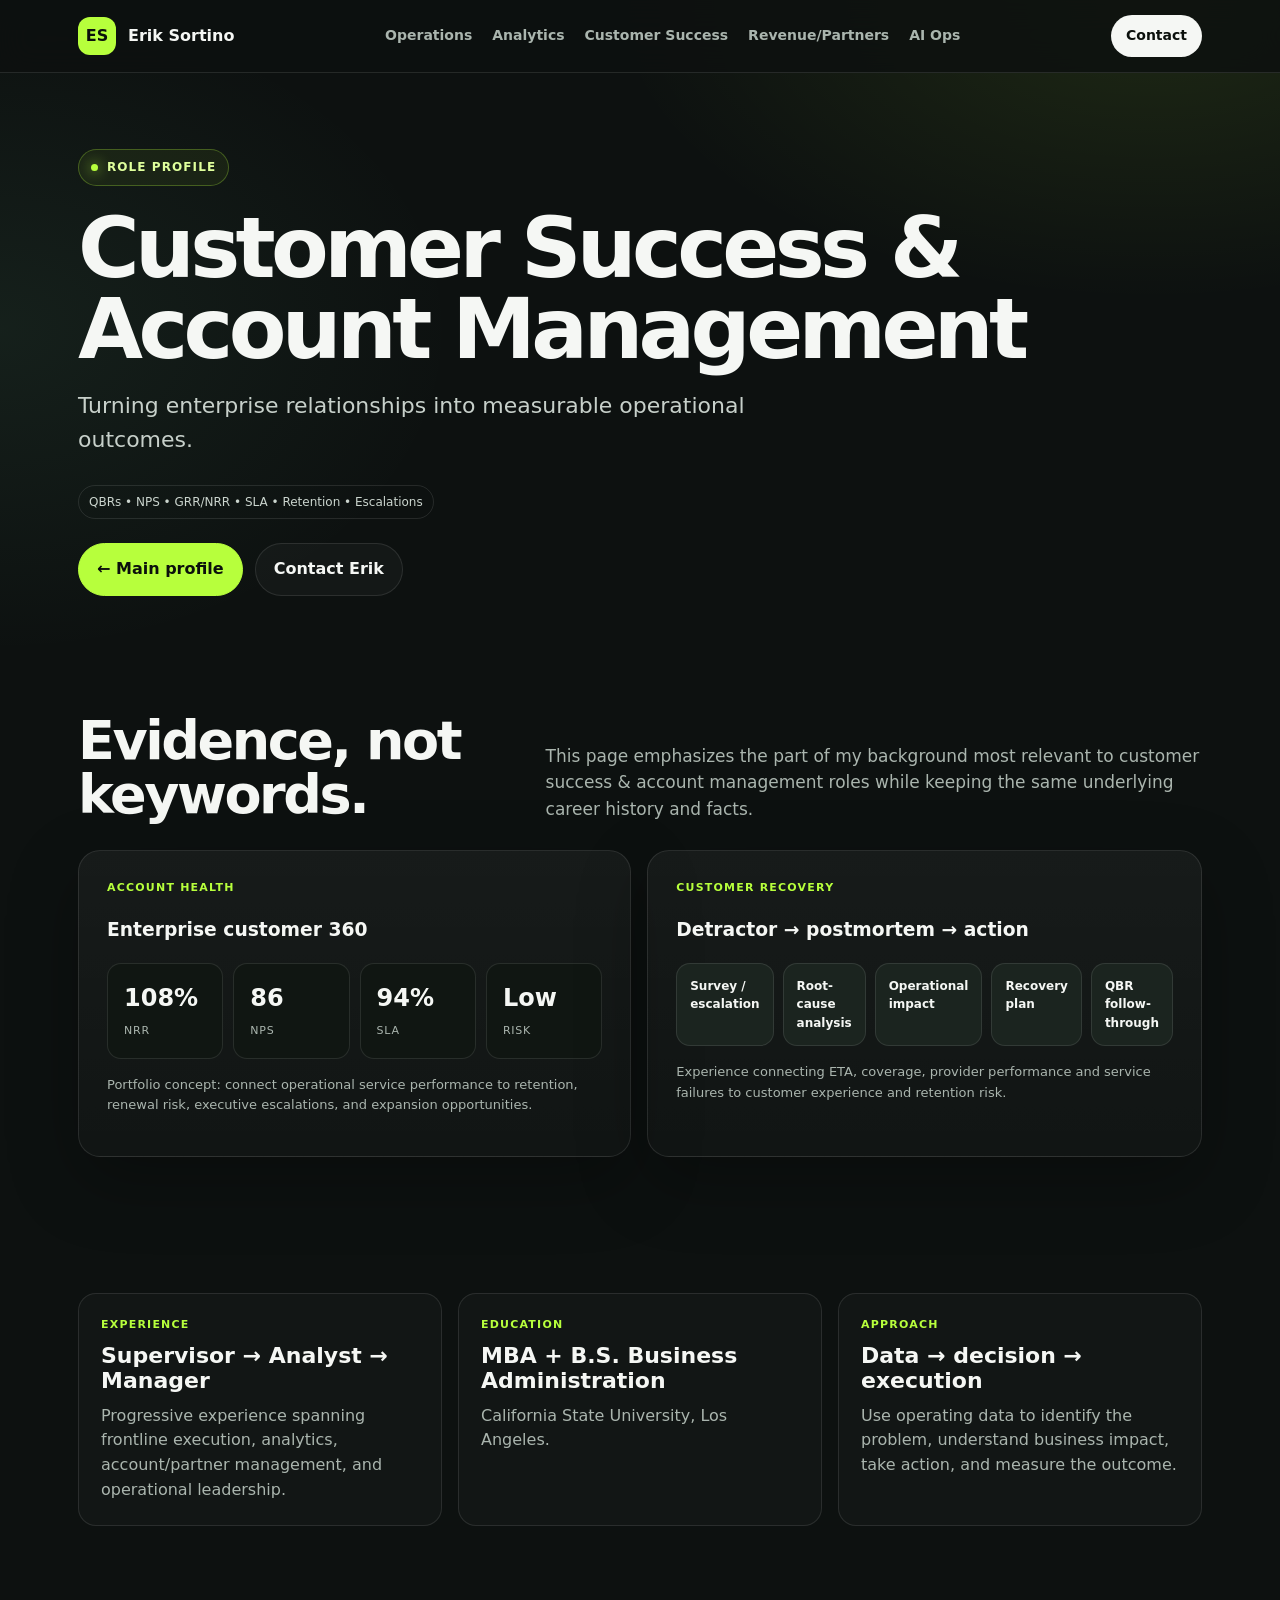
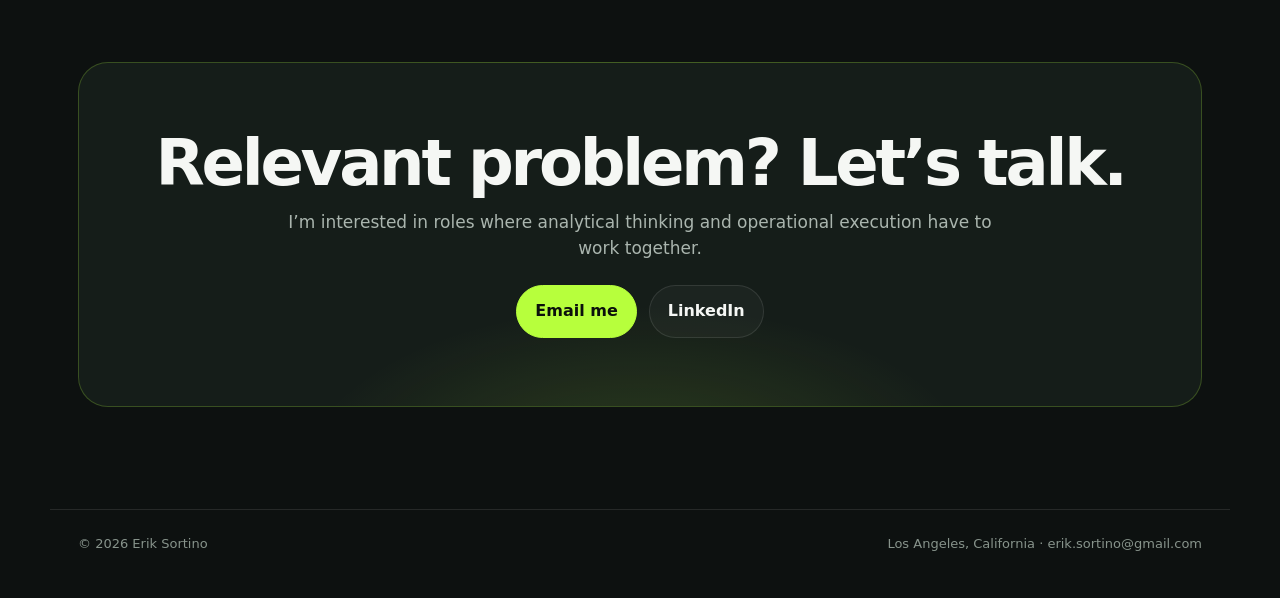
<file: customer-success.html>
<!doctype html><html lang="en"><head><meta charset="utf-8"><meta name="viewport" content="width=device-width,initial-scale=1"><meta name="description" content="Erik Sortino — Customer Success & Account Management. QBRs • NPS • GRR/NRR • SLA • Retention • Escalations"><meta property="og:title" content="Erik Sortino — Customer Success & Account Management"><meta property="og:description" content="Turning enterprise relationships into measurable operational outcomes."><meta property="og:image" content="https://eriksortino.com/og-preview.jpg"><meta property="og:url" content="https://eriksortino.com/customer-success.html"><meta property="og:type" content="website"><meta name="twitter:card" content="summary_large_image"><meta name="theme-color" content="#0d1110"><title>Erik Sortino | Customer Success & Account Management</title><link rel="stylesheet" href="styles.css"></head><body><nav class="nav"><div class="wrap navin"><a class="brand" href="index.html"><span class="mark">ES</span><span>Erik Sortino</span></a><div class="navlinks"><a href="operations.html">Operations</a><a href="analytics.html">Analytics</a><a href="customer-success.html">Customer Success</a><a href="revenue-partners.html">Revenue/Partners</a><a href="ai-operations.html">AI Ops</a></div><a class="cta" href="mailto:erik.sortino@gmail.com">Contact</a></div></nav><main><header class="hero"><div class="wrap"><div class="eyebrow"><span class="dot"></span>Role Profile</div><h1>Customer Success & Account Management</h1><p class="lede">Turning enterprise relationships into measurable operational outcomes.</p><div class="tags"><span class="tag">QBRs • NPS • GRR/NRR • SLA • Retention • Escalations</span></div><div class="actions" style="margin-top:24px"><a class="btn primary" href="index.html">← Main profile</a><a class="btn secondary" href="mailto:erik.sortino@gmail.com">Contact Erik</a></div></div></header><section><div class="wrap"><div class="section-head"><h2>Evidence, not keywords.</h2><p>This page emphasizes the part of my background most relevant to customer success & account management roles while keeping the same underlying career history and facts.</p></div><div class="grid2"><div class="panel"><div class="label">Account Health</div><h3>Enterprise customer 360</h3><div class="kpis"><div class="kpi"><strong>108%</strong><span>NRR</span></div><div class="kpi"><strong>86</strong><span>NPS</span></div><div class="kpi"><strong>94%</strong><span>SLA</span></div><div class="kpi"><strong>Low</strong><span>Risk</span></div></div><p class="muted" style="margin-top:16px">Portfolio concept: connect operational service performance to retention, renewal risk, executive escalations, and expansion opportunities.</p></div><div class="panel"><div class="label">Customer recovery</div><h3>Detractor → postmortem → action</h3><div class="steps"><div class="step">Survey / escalation</div><div class="step">Root-cause analysis</div><div class="step">Operational impact</div><div class="step">Recovery plan</div><div class="step">QBR follow-through</div></div><p class="muted" style="margin-top:16px">Experience connecting ETA, coverage, provider performance and service failures to customer experience and retention risk.</p></div></div></div></section><section><div class="wrap"><div class="grid3"><div class="card"><div class="label">Experience</div><h3>Supervisor → Analyst → Manager</h3><p>Progressive experience spanning frontline execution, analytics, account/partner management, and operational leadership.</p></div><div class="card"><div class="label">Education</div><h3>MBA + B.S. Business Administration</h3><p>California State University, Los Angeles.</p></div><div class="card"><div class="label">Approach</div><h3>Data → decision → execution</h3><p>Use operating data to identify the problem, understand business impact, take action, and measure the outcome.</p></div></div></div></section><section><div class="wrap"><div class="contact"><h2>Relevant problem? Let’s talk.</h2><p>I’m interested in roles where analytical thinking and operational execution have to work together.</p><div class="actions" style="justify-content:center"><a class="btn primary" href="mailto:erik.sortino@gmail.com">Email me</a><a class="btn secondary" href="https://www.linkedin.com/in/eriksortino/" target="_blank" rel="noopener">LinkedIn</a></div></div></div></section></main><footer><div class="wrap foot"><span>© 2026 Erik Sortino</span><span>Los Angeles, California · erik.sortino@gmail.com</span></div></footer></body></html>
</file>
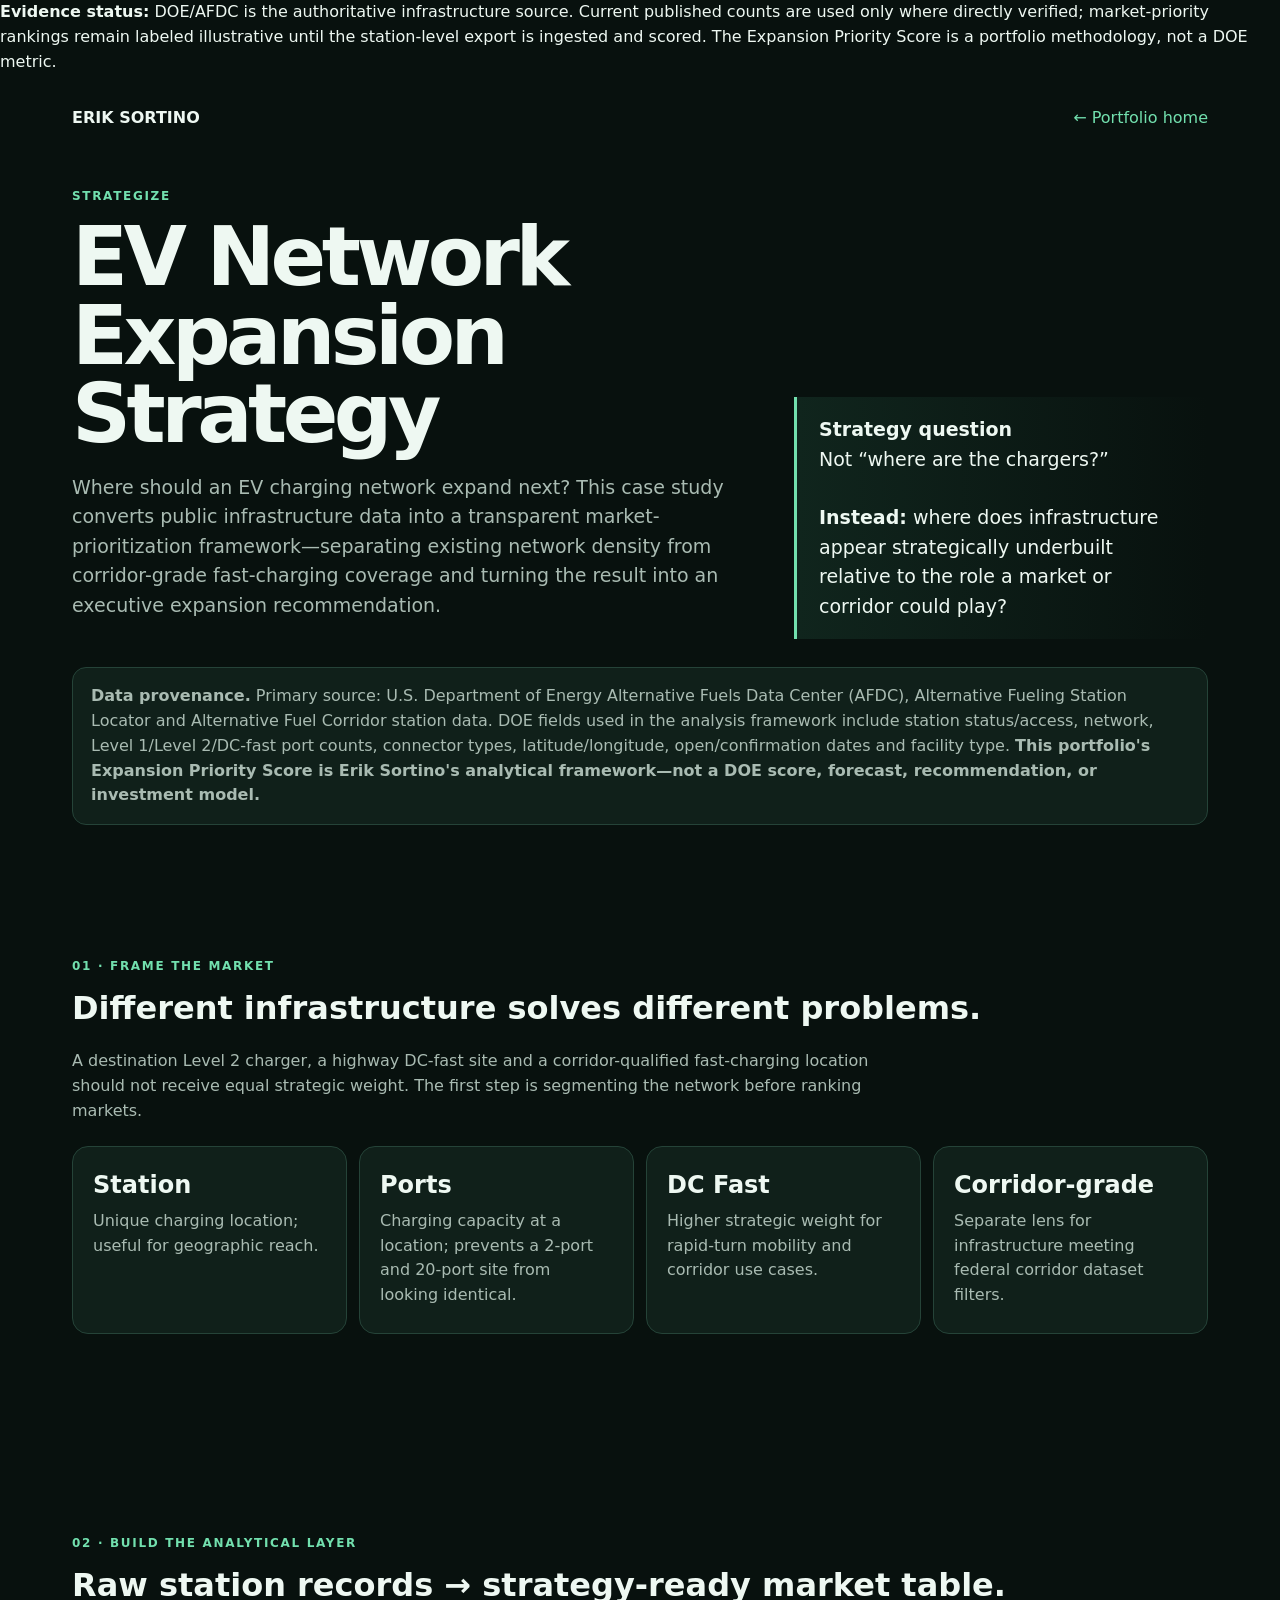
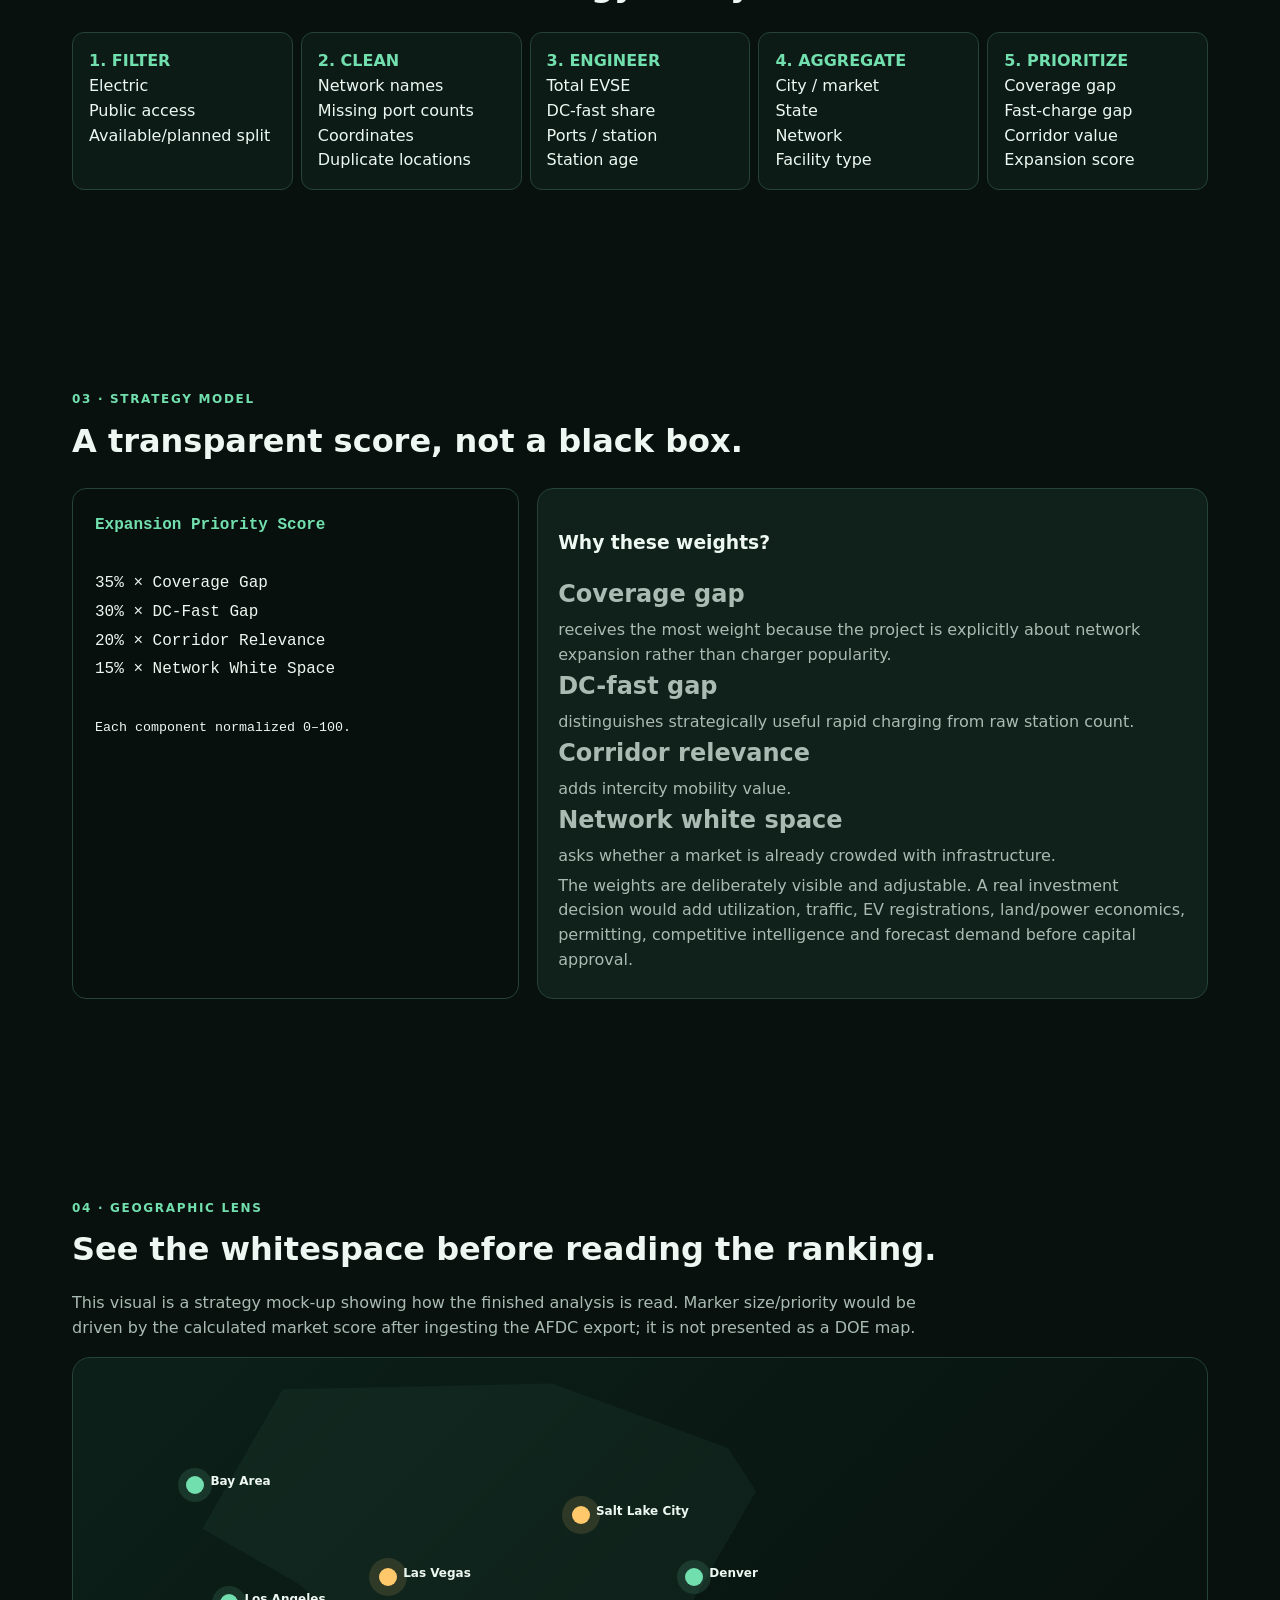
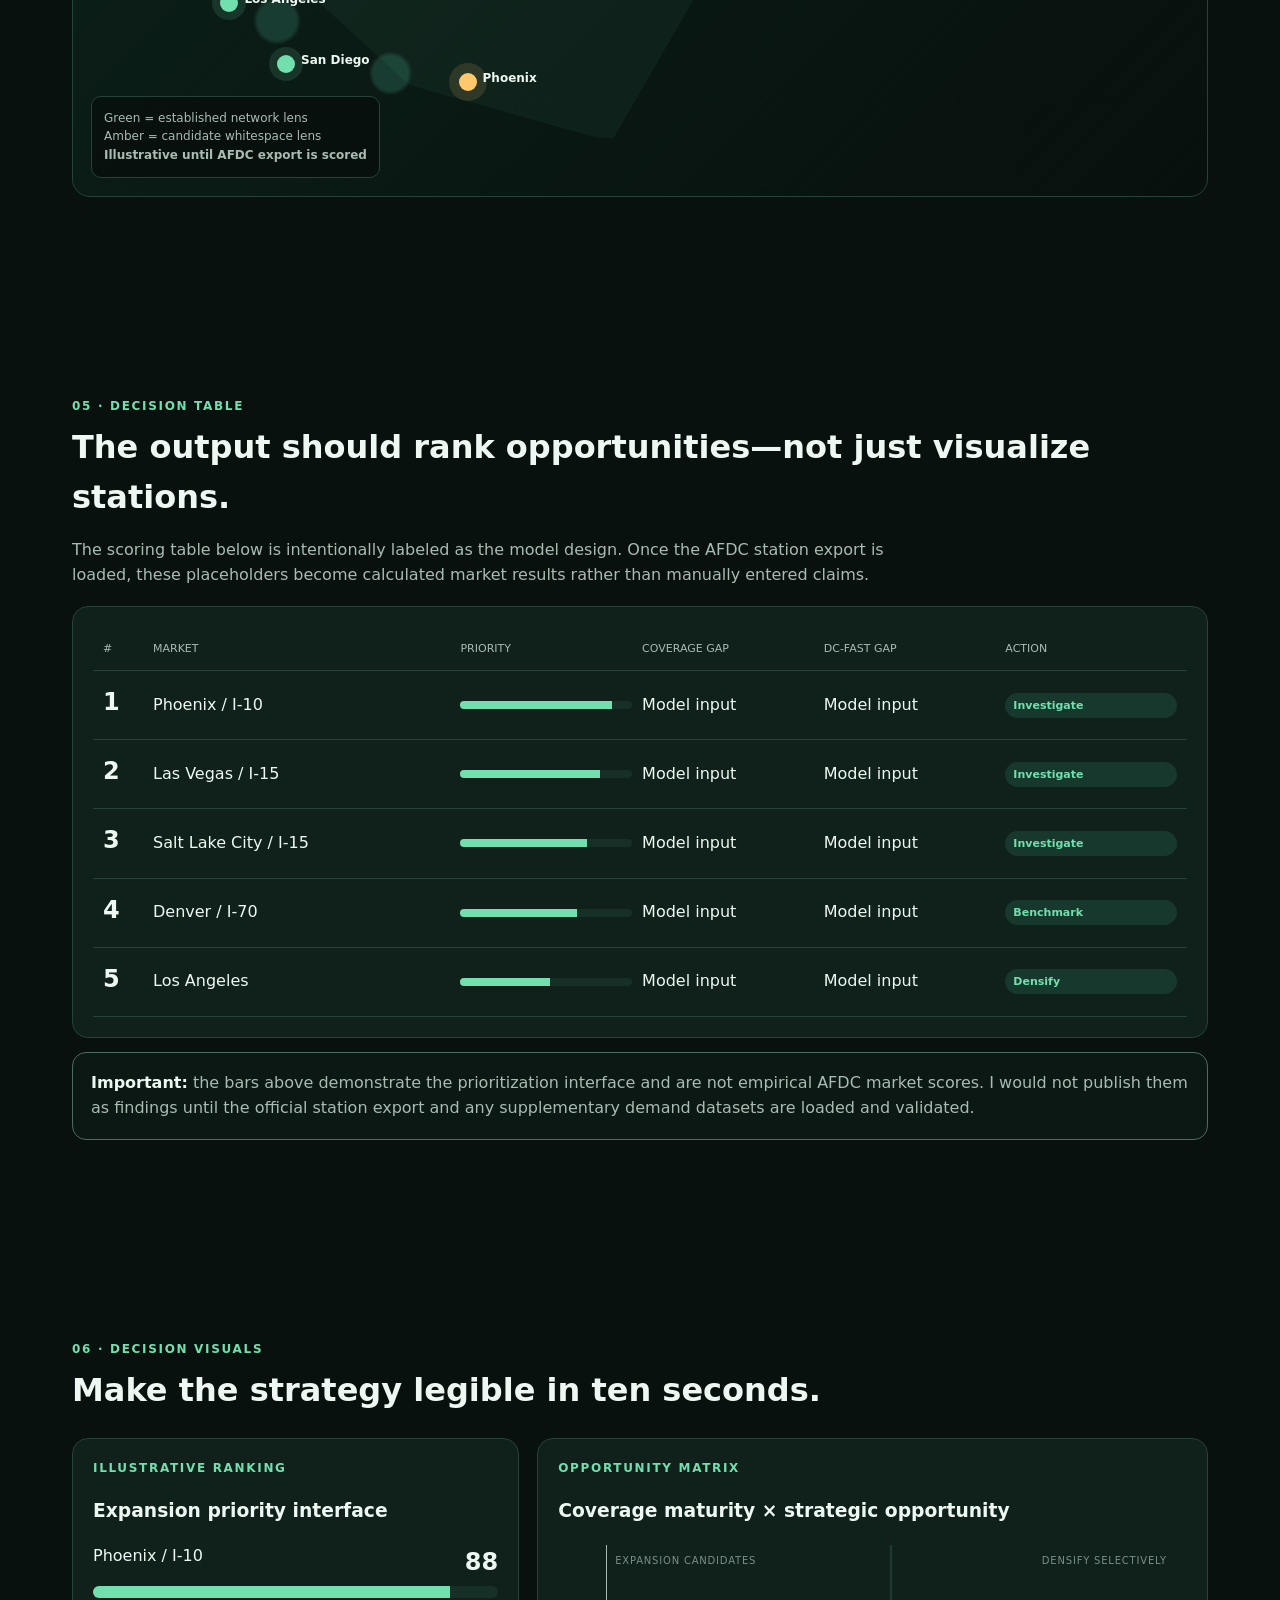
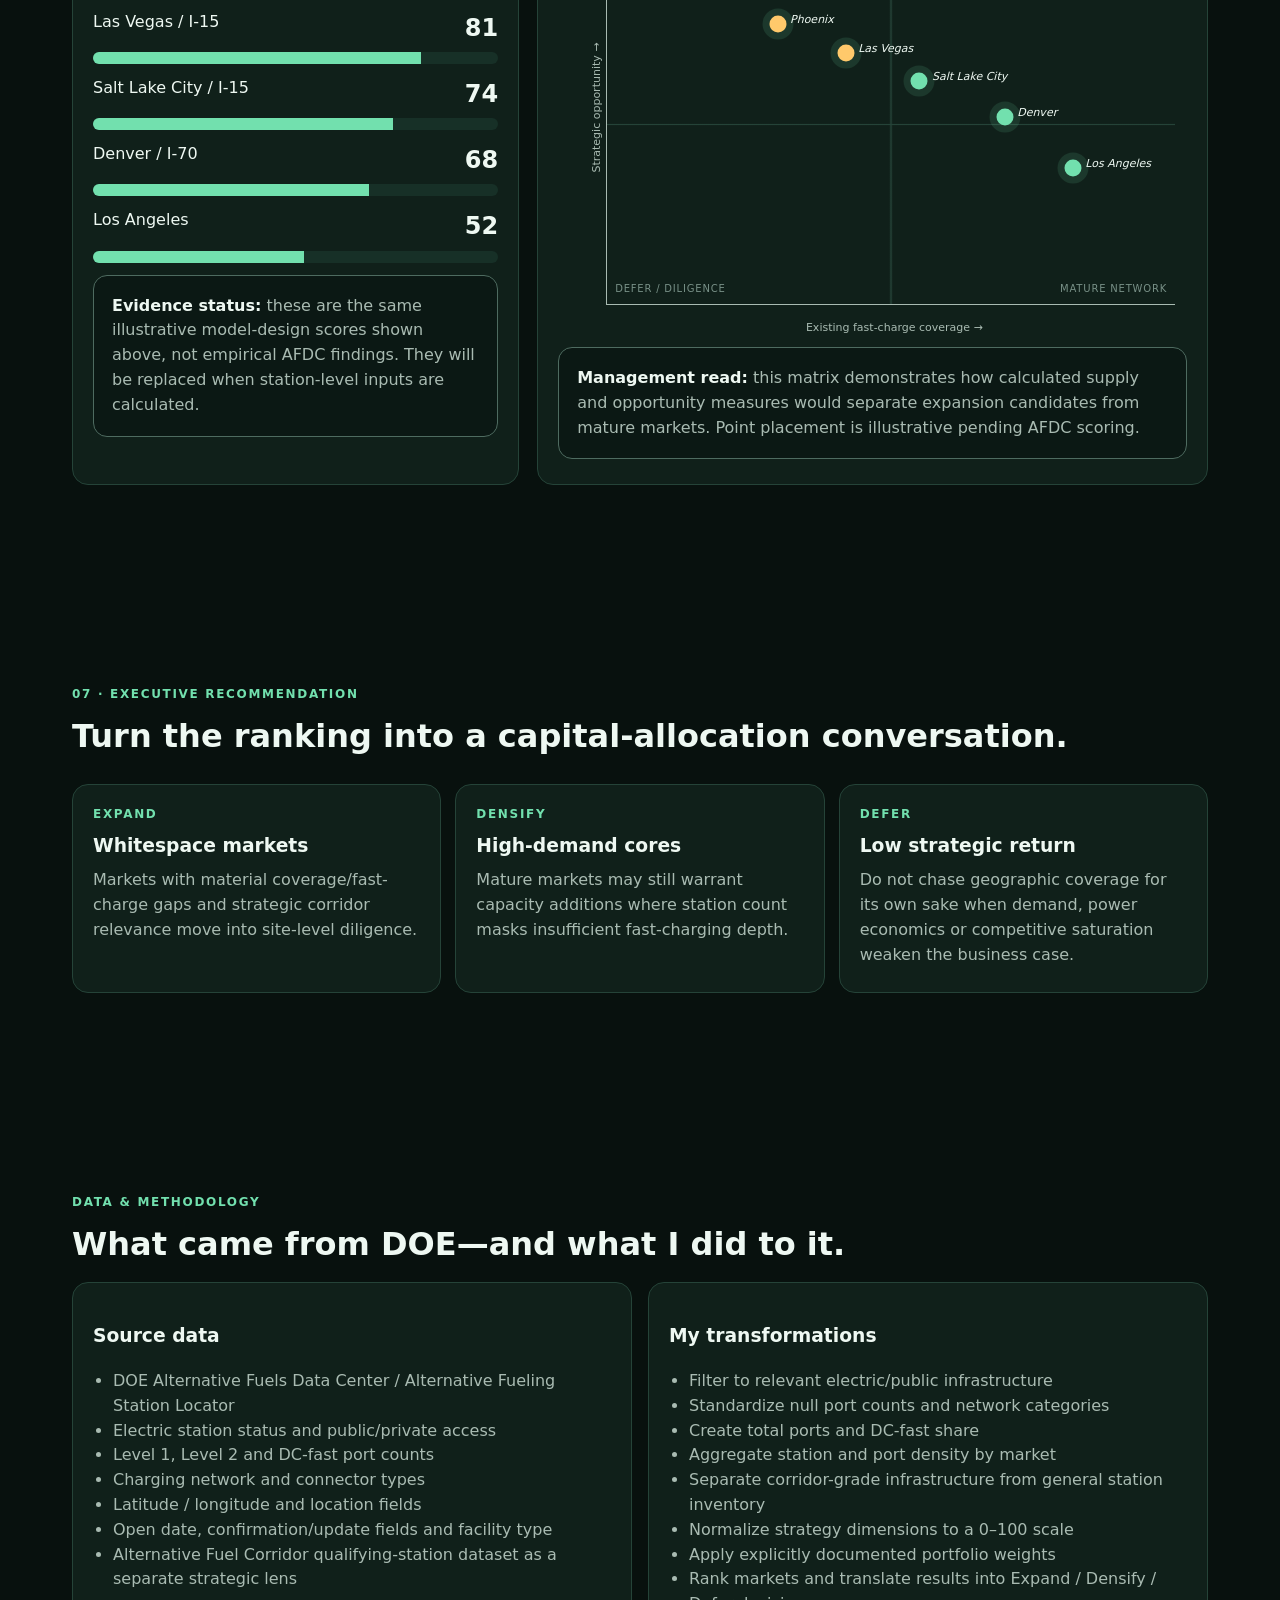
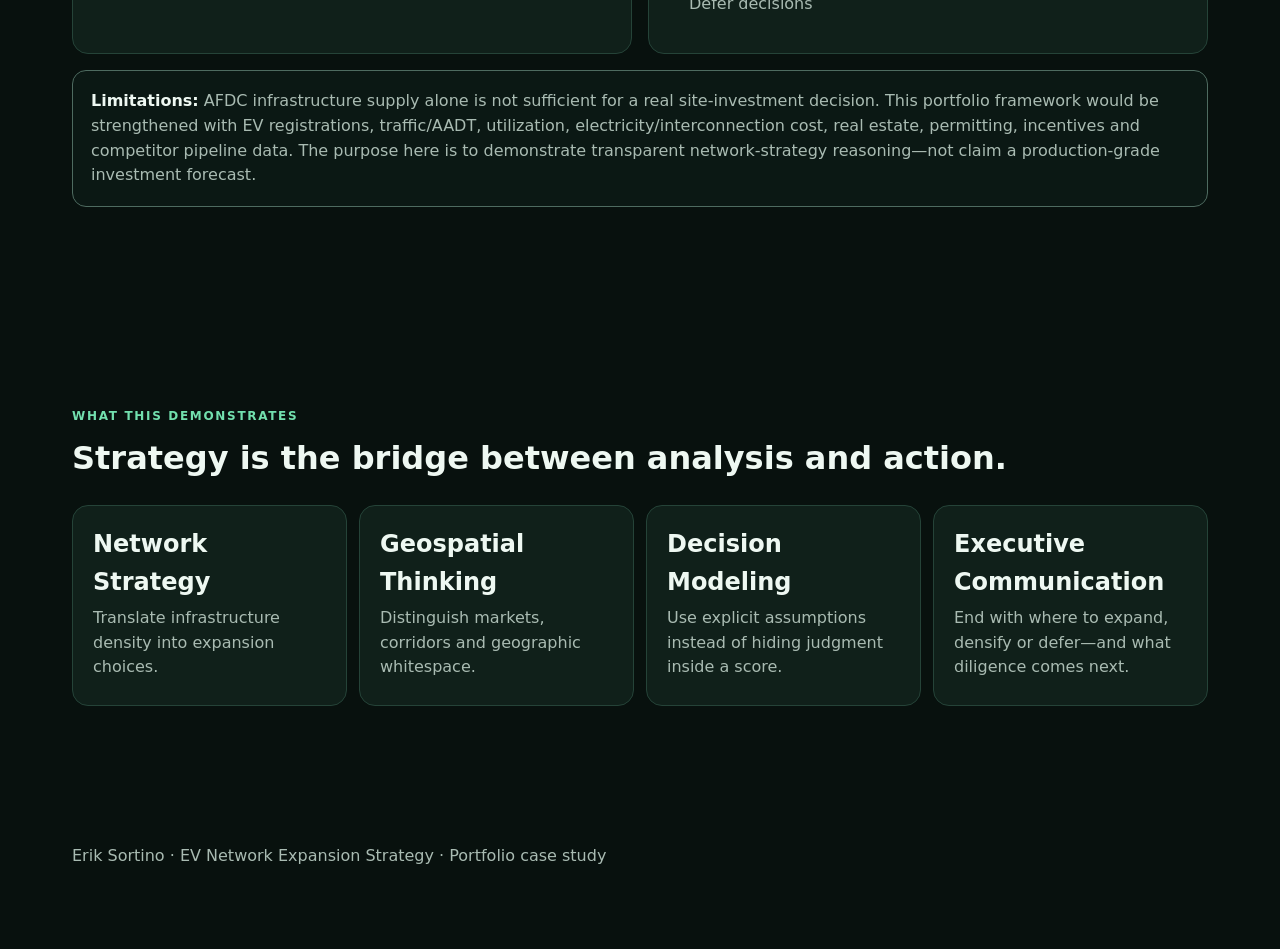
<file: ev-network-expansion.html>
<!doctype html><html lang="en"><head><meta charset="utf-8"><meta name="viewport" content="width=device-width,initial-scale=1">
<title>EV Network Expansion Strategy | Erik Sortino</title><meta property="og:title" content="EV Network Expansion Strategy | Erik Sortino"><meta property="og:description" content="EV charging network expansion strategy case study using U.S. Department of Energy Alternative Fuels Data Center infrastructure data and a transparent market-prioritization framework."><meta property="og:image" content="https://eriksortino.com/og-preview.jpg"><meta property="og:url" content="https://eriksortino.com/ev-network-expansion.html"><meta property="og:type" content="website"><meta name="twitter:card" content="summary_large_image">
<meta name="description" content="EV charging network expansion strategy case study using U.S. Department of Energy Alternative Fuels Data Center infrastructure data and a transparent market-prioritization framework.">
<link rel="stylesheet" href="styles.css">
<style>
:root{--ink:#eef8f2;--muted:#a9bbb2;--green:#72e0ae;--panel:#10201a;--line:#254338;--amber:#ffc96b;--blue:#87c9ff}
body{background:#08110e;color:var(--ink)} .strategy{max-width:1180px;margin:auto;padding:32px 22px 80px}.top{display:flex;justify-content:space-between;align-items:center;margin-bottom:56px}.top a{color:var(--green);text-decoration:none}.ey{color:var(--green);font-size:12px;font-weight:800;letter-spacing:.14em;text-transform:uppercase}.hero3{display:grid;grid-template-columns:1.25fr .75fr;gap:32px;align-items:end}.hero3 h1{font-size:clamp(42px,7vw,82px);line-height:.96;margin:12px 0 18px}.hero3 p{font-size:19px;color:var(--muted);max-width:760px}.thesis{border-left:3px solid var(--green);padding:18px 22px;background:linear-gradient(90deg,#10251d,transparent);font-size:19px}.sourcebar{margin:28px 0 50px;padding:16px 18px;border:1px solid var(--line);border-radius:14px;background:var(--panel);color:var(--muted)}
.section3{margin-top:64px}.section3 h2{font-size:32px;margin:8px 0 12px}.section3>p{color:var(--muted);max-width:850px}.grid4{display:grid;grid-template-columns:repeat(4,1fr);gap:12px;margin-top:22px}.card3{background:var(--panel);border:1px solid var(--line);border-radius:16px;padding:20px}.card3 b{font-size:24px;display:block;margin-bottom:5px}.card3 p{color:var(--muted);margin:5px 0}.pipeline{display:grid;grid-template-columns:repeat(5,1fr);gap:8px;margin-top:22px}.pipe{padding:16px;background:#0d1b16;border:1px solid var(--line);border-radius:12px}.pipe span{color:var(--green);font-weight:800}.scorebox{display:grid;grid-template-columns:.8fr 1.2fr;gap:18px;margin-top:22px}.formula{font:16px/1.8 ui-monospace,SFMono-Regular,Menlo,monospace;background:#07100d;border:1px solid var(--line);border-radius:14px;padding:22px}.formula strong{color:var(--green)}
.map{position:relative;height:440px;border-radius:18px;overflow:hidden;background:radial-gradient(circle at 18% 60%,#183c31 0 2%,transparent 2.5%),radial-gradient(circle at 28% 72%,#183c31 0 2%,transparent 2.5%),linear-gradient(135deg,#0c2019,#07100d);border:1px solid var(--line)}.west{position:absolute;inset:18px;background:linear-gradient(120deg,transparent 0 15%,rgba(114,224,174,.05) 15% 55%,transparent 55%);clip-path:polygon(8% 4%,42% 2%,58% 18%,63% 39%,82% 55%,91% 76%,73% 94%,46% 90%,29% 77%,19% 52%,5% 30%)}.dot3{position:absolute;width:18px;height:18px;border-radius:50%;background:var(--green);box-shadow:0 0 0 8px rgba(114,224,174,.13);cursor:pointer}.dot3.hot{background:var(--amber);box-shadow:0 0 0 10px rgba(255,201,107,.13)}.dot3:after{content:attr(data-city);position:absolute;left:24px;top:-4px;white-space:nowrap;font-size:12px;font-weight:700}.legend{position:absolute;bottom:18px;left:18px;background:#07100de8;padding:12px;border:1px solid var(--line);border-radius:10px;font-size:12px;color:var(--muted)}
.rank{margin-top:18px}.row3{display:grid;grid-template-columns:40px 1.3fr repeat(4,.75fr);gap:10px;align-items:center;padding:13px 10px;border-bottom:1px solid var(--line)}.row3.head{font-size:11px;text-transform:uppercase;color:var(--muted)}.badge{display:inline-block;padding:4px 8px;border-radius:999px;background:#17382c;color:var(--green);font-size:11px;font-weight:800}.bar3{height:8px;background:#173027;border-radius:10px;overflow:hidden}.bar3 i{display:block;height:100%;background:var(--green)}
.decision{display:grid;grid-template-columns:repeat(3,1fr);gap:14px;margin-top:22px}.decision .card3{min-height:190px}.decision h3{margin:8px 0}.method{display:grid;grid-template-columns:1fr 1fr;gap:16px}.method ul{color:var(--muted);padding-left:20px}.callout{border:1px solid #4e6b60;background:#0b1814;padding:18px;border-radius:14px;color:var(--muted)}.callout strong{color:var(--ink)}.matrix{position:relative;height:360px;margin:20px 12px 42px 48px;border-left:1px solid var(--muted);border-bottom:1px solid var(--muted);background:linear-gradient(to right,transparent 49.7%,#254338 50%,transparent 50.3%),linear-gradient(to bottom,transparent 49.7%,#254338 50%,transparent 50.3%)}.mpt{position:absolute;width:17px;height:17px;border-radius:50%;background:var(--green);transform:translate(-50%,50%);box-shadow:0 0 0 7px rgba(114,224,174,.12)}.mpt.hot{background:var(--amber)}.mpt span{position:absolute;left:21px;top:-5px;font-size:11px;white-space:nowrap}.mx{position:absolute;bottom:-32px;left:35%;font-size:11px;color:var(--muted)}.my{position:absolute;left:-75px;top:43%;font-size:11px;color:var(--muted);transform:rotate(-90deg)}.quad{position:absolute;font-size:10px;color:#789087;text-transform:uppercase;letter-spacing:.08em}.q1{right:8px;top:8px}.q2{left:8px;top:8px}.q3{left:8px;bottom:8px}.q4{right:8px;bottom:8px}.rankbar{margin:12px 0}.rankline{display:flex;justify-content:space-between;gap:12px}.ranktrack{height:12px;background:#173027;border-radius:10px;overflow:hidden}.ranktrack i{display:block;height:100%;background:var(--green)}
@media(max-width:800px){.hero3,.scorebox,.method{grid-template-columns:1fr}.grid4,.decision{grid-template-columns:1fr 1fr}.pipeline{grid-template-columns:1fr}.row3{grid-template-columns:34px 1fr .7fr}.row3>*:nth-child(n+4){display:none}.map{height:360px}}@media(max-width:520px){.grid4,.decision{grid-template-columns:1fr}.hero3 h1{font-size:44px}}
</style></head><body><div class="disclosure"><b>Evidence status:</b> DOE/AFDC is the authoritative infrastructure source. Current published counts are used only where directly verified; market-priority rankings remain labeled illustrative until the station-level export is ingested and scored. The Expansion Priority Score is a portfolio methodology, not a DOE metric.</div><main class="strategy"><div class="top"><b>ERIK SORTINO</b><a href="index.html">← Portfolio home</a></div>
<div class="hero3"><div><div class="ey">Strategize</div><h1>EV Network<br>Expansion Strategy</h1><p>Where should an EV charging network expand next? This case study converts public infrastructure data into a transparent market-prioritization framework—separating existing network density from corridor-grade fast-charging coverage and turning the result into an executive expansion recommendation.</p></div><div class="thesis"><b>Strategy question</b><br>Not “where are the chargers?”<br><br><b>Instead:</b> where does infrastructure appear strategically underbuilt relative to the role a market or corridor could play?</div></div>
<div class="sourcebar"><b>Data provenance.</b> Primary source: U.S. Department of Energy Alternative Fuels Data Center (AFDC), Alternative Fueling Station Locator and Alternative Fuel Corridor station data. DOE fields used in the analysis framework include station status/access, network, Level 1/Level 2/DC-fast port counts, connector types, latitude/longitude, open/confirmation dates and facility type. <b>This portfolio's Expansion Priority Score is Erik Sortino's analytical framework—not a DOE score, forecast, recommendation, or investment model.</b></div>

<section class="section3"><div class="ey">01 · Frame the market</div><h2>Different infrastructure solves different problems.</h2><p>A destination Level 2 charger, a highway DC-fast site and a corridor-qualified fast-charging location should not receive equal strategic weight. The first step is segmenting the network before ranking markets.</p><div class="grid4"><div class="card3"><b>Station</b><p>Unique charging location; useful for geographic reach.</p></div><div class="card3"><b>Ports</b><p>Charging capacity at a location; prevents a 2-port and 20-port site from looking identical.</p></div><div class="card3"><b>DC Fast</b><p>Higher strategic weight for rapid-turn mobility and corridor use cases.</p></div><div class="card3"><b>Corridor-grade</b><p>Separate lens for infrastructure meeting federal corridor dataset filters.</p></div></div></section>

<section class="section3"><div class="ey">02 · Build the analytical layer</div><h2>Raw station records → strategy-ready market table.</h2><div class="pipeline"><div class="pipe"><span>1. FILTER</span><br>Electric<br>Public access<br>Available/planned split</div><div class="pipe"><span>2. CLEAN</span><br>Network names<br>Missing port counts<br>Coordinates<br>Duplicate locations</div><div class="pipe"><span>3. ENGINEER</span><br>Total EVSE<br>DC-fast share<br>Ports / station<br>Station age</div><div class="pipe"><span>4. AGGREGATE</span><br>City / market<br>State<br>Network<br>Facility type</div><div class="pipe"><span>5. PRIORITIZE</span><br>Coverage gap<br>Fast-charge gap<br>Corridor value<br>Expansion score</div></div></section>

<section class="section3"><div class="ey">03 · Strategy model</div><h2>A transparent score, not a black box.</h2><div class="scorebox"><div class="formula"><strong>Expansion Priority Score</strong><br><br>35% × Coverage Gap<br>30% × DC-Fast Gap<br>20% × Corridor Relevance<br>15% × Network White Space<br><br><small>Each component normalized 0–100.</small></div><div class="card3"><h3>Why these weights?</h3><p><b>Coverage gap</b> receives the most weight because the project is explicitly about network expansion rather than charger popularity. <b>DC-fast gap</b> distinguishes strategically useful rapid charging from raw station count. <b>Corridor relevance</b> adds intercity mobility value. <b>Network white space</b> asks whether a market is already crowded with infrastructure.</p><p>The weights are deliberately visible and adjustable. A real investment decision would add utilization, traffic, EV registrations, land/power economics, permitting, competitive intelligence and forecast demand before capital approval.</p></div></div></section>

<section class="section3"><div class="ey">04 · Geographic lens</div><h2>See the whitespace before reading the ranking.</h2><p>This visual is a strategy mock-up showing how the finished analysis is read. Marker size/priority would be driven by the calculated market score after ingesting the AFDC export; it is not presented as a DOE map.</p><div class="map"><div class="west"></div><div class="dot3" style="left:13%;top:54%" data-city="Los Angeles"></div><div class="dot3" style="left:18%;top:68%" data-city="San Diego"></div><div class="dot3 hot" style="left:27%;top:48%" data-city="Las Vegas"></div><div class="dot3 hot" style="left:34%;top:72%" data-city="Phoenix"></div><div class="dot3" style="left:10%;top:27%" data-city="Bay Area"></div><div class="dot3 hot" style="left:44%;top:34%" data-city="Salt Lake City"></div><div class="dot3" style="left:54%;top:48%" data-city="Denver"></div><div class="legend">Green = established network lens<br>Amber = candidate whitespace lens<br><b>Illustrative until AFDC export is scored</b></div></div></section>

<section class="section3"><div class="ey">05 · Decision table</div><h2>The output should rank opportunities—not just visualize stations.</h2><p>The scoring table below is intentionally labeled as the model design. Once the AFDC station export is loaded, these placeholders become calculated market results rather than manually entered claims.</p><div class="card3 rank"><div class="row3 head"><span>#</span><span>Market</span><span>Priority</span><span>Coverage gap</span><span>DC-fast gap</span><span>Action</span></div>
<div class="row3"><b>1</b><span>Phoenix / I-10</span><span><div class="bar3"><i style="width:88%"></i></div></span><span>Model input</span><span>Model input</span><span class="badge">Investigate</span></div>
<div class="row3"><b>2</b><span>Las Vegas / I-15</span><span><div class="bar3"><i style="width:81%"></i></div></span><span>Model input</span><span>Model input</span><span class="badge">Investigate</span></div>
<div class="row3"><b>3</b><span>Salt Lake City / I-15</span><span><div class="bar3"><i style="width:74%"></i></div></span><span>Model input</span><span>Model input</span><span class="badge">Investigate</span></div>
<div class="row3"><b>4</b><span>Denver / I-70</span><span><div class="bar3"><i style="width:68%"></i></div></span><span>Model input</span><span>Model input</span><span class="badge">Benchmark</span></div>
<div class="row3"><b>5</b><span>Los Angeles</span><span><div class="bar3"><i style="width:52%"></i></div></span><span>Model input</span><span>Model input</span><span class="badge">Densify</span></div></div><div class="callout" style="margin-top:14px"><strong>Important:</strong> the bars above demonstrate the prioritization interface and are not empirical AFDC market scores. I would not publish them as findings until the official station export and any supplementary demand datasets are loaded and validated.</div></section>

<section class="section3"><div class="ey">06 · Decision visuals</div><h2>Make the strategy legible in ten seconds.</h2><div class="scorebox"><div class="card3"><div class="ey">Illustrative ranking</div><h3>Expansion priority interface</h3><div class="rankbar"><div class="rankline"><span>Phoenix / I-10</span><b>88</b></div><div class="ranktrack"><i style="width:88%"></i></div></div><div class="rankbar"><div class="rankline"><span>Las Vegas / I-15</span><b>81</b></div><div class="ranktrack"><i style="width:81%"></i></div></div><div class="rankbar"><div class="rankline"><span>Salt Lake City / I-15</span><b>74</b></div><div class="ranktrack"><i style="width:74%"></i></div></div><div class="rankbar"><div class="rankline"><span>Denver / I-70</span><b>68</b></div><div class="ranktrack"><i style="width:68%"></i></div></div><div class="rankbar"><div class="rankline"><span>Los Angeles</span><b>52</b></div><div class="ranktrack"><i style="width:52%"></i></div></div><p class="callout"><strong>Evidence status:</strong> these are the same illustrative model-design scores shown above, not empirical AFDC findings. They will be replaced when station-level inputs are calculated.</p></div><div class="card3"><div class="ey">Opportunity matrix</div><h3>Coverage maturity × strategic opportunity</h3><div class="matrix"><span class="my">Strategic opportunity →</span><span class="mx">Existing fast-charge coverage →</span><span class="quad q1">Densify selectively</span><span class="quad q2">Expansion candidates</span><span class="quad q3">Defer / diligence</span><span class="quad q4">Mature network</span><i class="mpt hot" style="left:30%;bottom:78%"><span>Phoenix</span></i><i class="mpt hot" style="left:42%;bottom:70%"><span>Las Vegas</span></i><i class="mpt" style="left:55%;bottom:62%"><span>Salt Lake City</span></i><i class="mpt" style="left:70%;bottom:52%"><span>Denver</span></i><i class="mpt" style="left:82%;bottom:38%"><span>Los Angeles</span></i></div><p class="callout"><strong>Management read:</strong> this matrix demonstrates how calculated supply and opportunity measures would separate expansion candidates from mature markets. Point placement is illustrative pending AFDC scoring.</p></div></div></section><section class="section3"><div class="ey">07 · Executive recommendation</div><h2>Turn the ranking into a capital-allocation conversation.</h2><div class="decision"><div class="card3"><div class="ey">Expand</div><h3>Whitespace markets</h3><p>Markets with material coverage/fast-charge gaps and strategic corridor relevance move into site-level diligence.</p></div><div class="card3"><div class="ey">Densify</div><h3>High-demand cores</h3><p>Mature markets may still warrant capacity additions where station count masks insufficient fast-charging depth.</p></div><div class="card3"><div class="ey">Defer</div><h3>Low strategic return</h3><p>Do not chase geographic coverage for its own sake when demand, power economics or competitive saturation weaken the business case.</p></div></div></section>

<section class="section3"><div class="ey">Data & Methodology</div><h2>What came from DOE—and what I did to it.</h2><div class="method"><div class="card3"><h3>Source data</h3><ul><li>DOE Alternative Fuels Data Center / Alternative Fueling Station Locator</li><li>Electric station status and public/private access</li><li>Level 1, Level 2 and DC-fast port counts</li><li>Charging network and connector types</li><li>Latitude / longitude and location fields</li><li>Open date, confirmation/update fields and facility type</li><li>Alternative Fuel Corridor qualifying-station dataset as a separate strategic lens</li></ul></div><div class="card3"><h3>My transformations</h3><ul><li>Filter to relevant electric/public infrastructure</li><li>Standardize null port counts and network categories</li><li>Create total ports and DC-fast share</li><li>Aggregate station and port density by market</li><li>Separate corridor-grade infrastructure from general station inventory</li><li>Normalize strategy dimensions to a 0–100 scale</li><li>Apply explicitly documented portfolio weights</li><li>Rank markets and translate results into Expand / Densify / Defer decisions</li></ul></div></div><div class="callout" style="margin-top:16px"><strong>Limitations:</strong> AFDC infrastructure supply alone is not sufficient for a real site-investment decision. This portfolio framework would be strengthened with EV registrations, traffic/AADT, utilization, electricity/interconnection cost, real estate, permitting, incentives and competitor pipeline data. The purpose here is to demonstrate transparent network-strategy reasoning—not claim a production-grade investment forecast.</div></section>

<section class="section3"><div class="ey">What this demonstrates</div><h2>Strategy is the bridge between analysis and action.</h2><div class="grid4"><div class="card3"><b>Network Strategy</b><p>Translate infrastructure density into expansion choices.</p></div><div class="card3"><b>Geospatial Thinking</b><p>Distinguish markets, corridors and geographic whitespace.</p></div><div class="card3"><b>Decision Modeling</b><p>Use explicit assumptions instead of hiding judgment inside a score.</p></div><div class="card3"><b>Executive Communication</b><p>End with where to expand, densify or defer—and what diligence comes next.</p></div></div></section>
<div style="margin-top:70px;color:var(--muted)">Erik Sortino · EV Network Expansion Strategy · Portfolio case study</div></main></body></html>
</file>
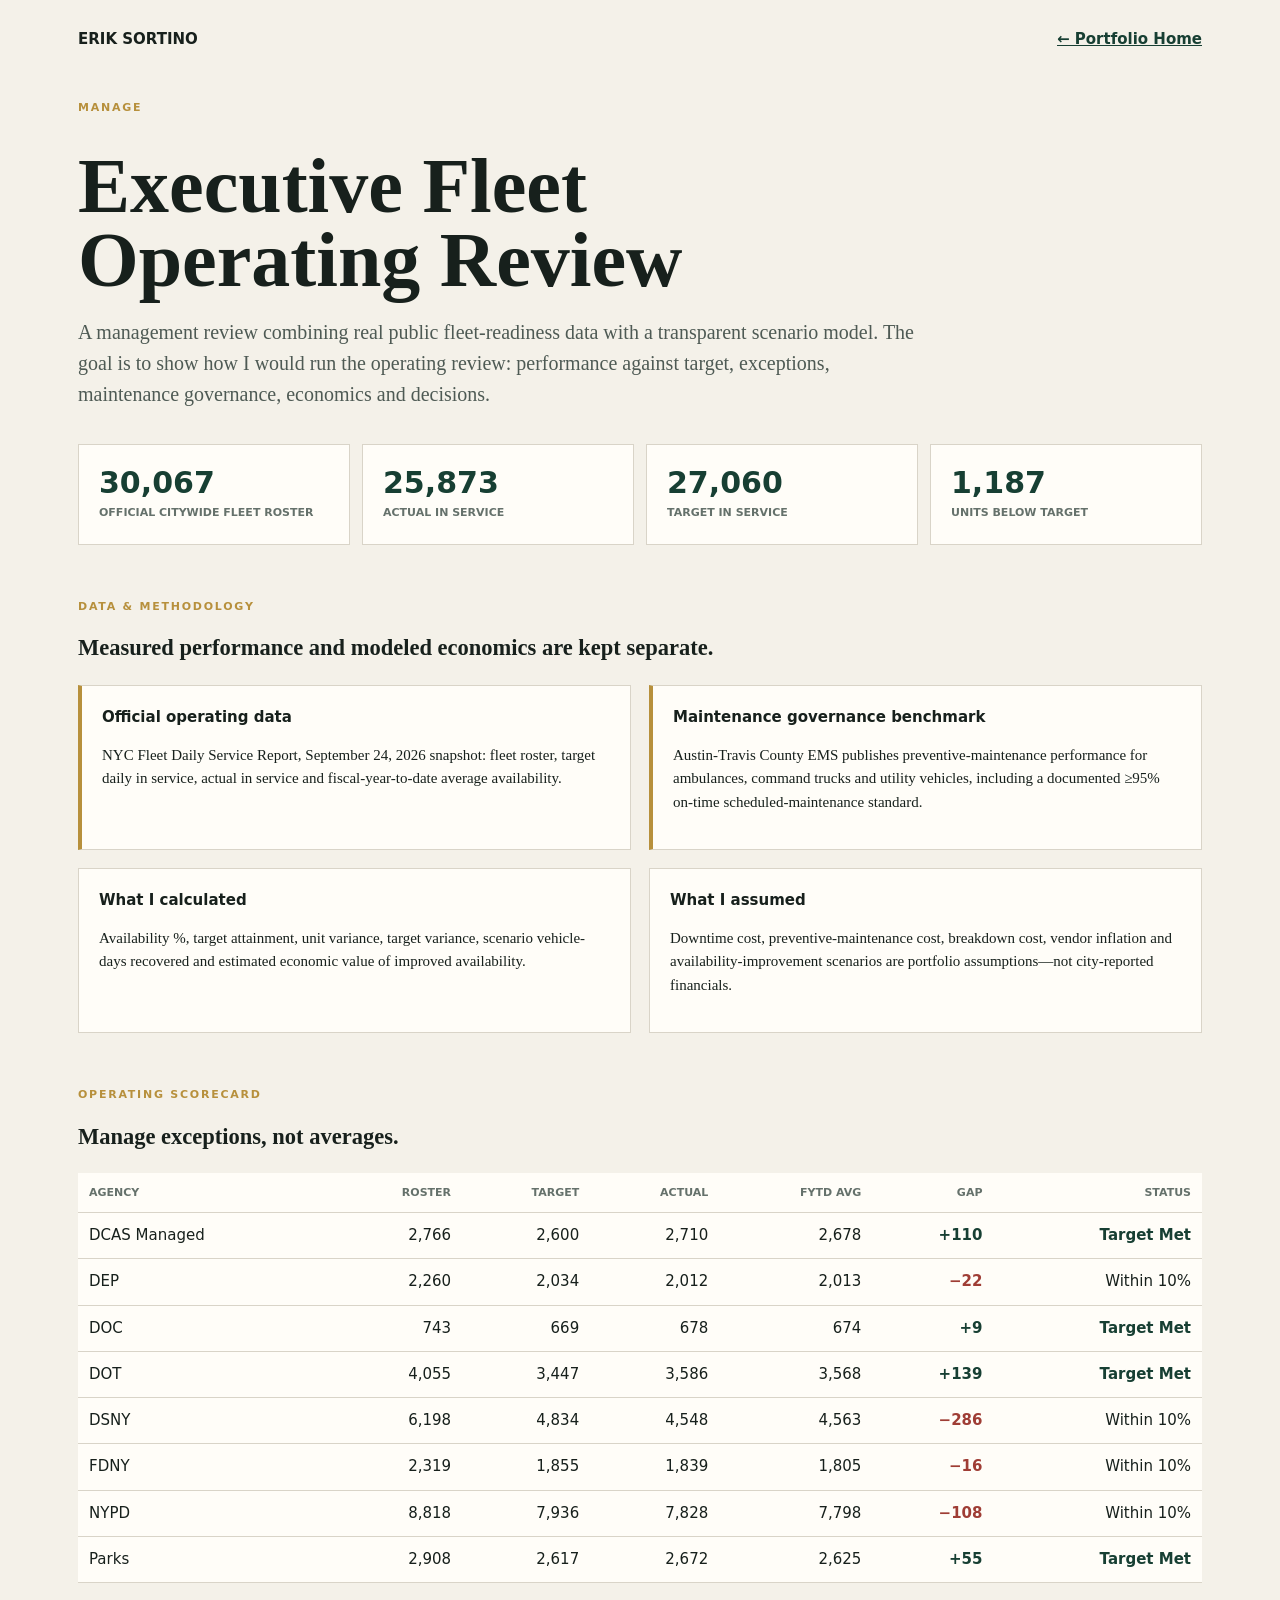
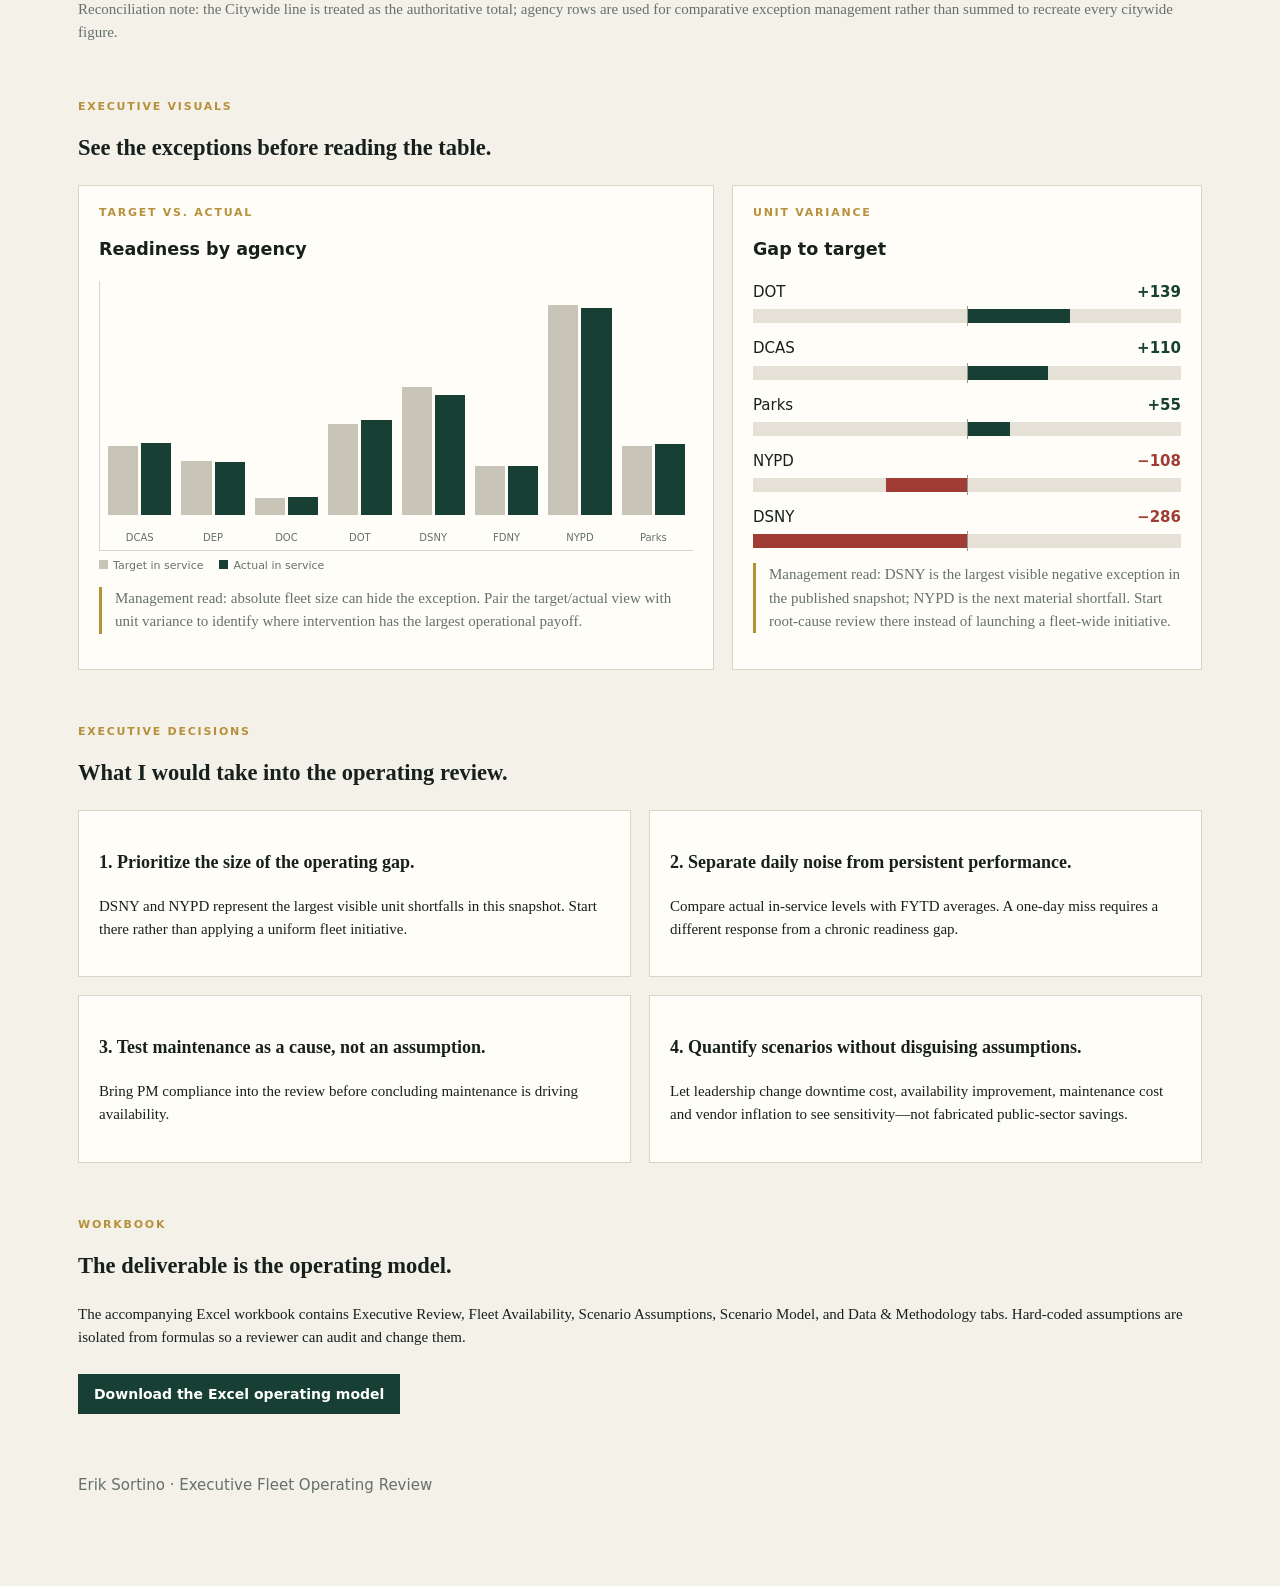
<file: fleet-operating-review.html>
<!doctype html><html lang="en"><head><meta charset="utf-8"><meta name="viewport" content="width=device-width,initial-scale=1"><title>Executive Fleet Operating Review | Erik Sortino</title><meta name="description" content="Executive fleet operating review using public NYC fleet readiness data and transparent financial scenario assumptions."><meta property="og:title" content="Executive Fleet Operating Review | Erik Sortino"><meta property="og:description" content="Fleet readiness, variance analysis, maintenance governance and transparent financial scenario modeling."><meta property="og:image" content="https://eriksortino.com/og-preview.jpg"><meta property="og:url" content="https://eriksortino.com/fleet-operating-review.html"><meta property="og:type" content="website"><meta name="twitter:card" content="summary_large_image"><style>:root{--bg:#f4f1e9;--ink:#17201c;--green:#173f33;--accent:#b7903c;--paper:#fffdf8;--muted:#65716b;--line:#d9d4c8;--red:#9f3d35}*{box-sizing:border-box}body{margin:0;background:var(--bg);color:var(--ink);font:15px/1.55 Georgia,serif}.wrap{max-width:1180px;margin:auto;padding:28px}.sans{font-family:system-ui,-apple-system,Segoe UI,sans-serif}.top{display:flex;justify-content:space-between}.top a,.download{color:var(--green);font-weight:700}.eyebrow{text-transform:uppercase;letter-spacing:.16em;font:700 11px system-ui;color:var(--accent)}h1{font-size:clamp(42px,7vw,78px);line-height:.95;margin:35px 0 20px}.lede{font-size:20px;max-width:850px;color:#4e5a54}.kpis{display:grid;grid-template-columns:repeat(4,1fr);gap:12px;margin:34px 0}.kpi,.card{background:var(--paper);border:1px solid var(--line);padding:20px}.kpi b{display:block;font:700 30px system-ui;color:var(--green)}.kpi span{font:700 11px system-ui;text-transform:uppercase;color:var(--muted)}.grid{display:grid;grid-template-columns:1fr 1fr;gap:18px}.section{margin-top:55px}.source{border-left:4px solid var(--accent)}table{width:100%;border-collapse:collapse;background:var(--paper)}th,td{padding:11px;border-bottom:1px solid var(--line);text-align:right;font-family:system-ui}th:first-child,td:first-child{text-align:left}th{font-size:11px;text-transform:uppercase;color:var(--muted)}.bad{color:var(--red);font-weight:800}.good{color:var(--green);font-weight:800}.decision{font-size:18px}.button{display:inline-block;background:var(--green);color:white;text-decoration:none;padding:12px 16px;margin-top:10px;font:700 14px system-ui}.chartgrid{display:grid;grid-template-columns:1.15fr .85fr;gap:18px}.vrow{margin:14px 0}.vline{display:flex;justify-content:space-between;font-family:system-ui}.vtrack{height:14px;background:#e6e1d6;position:relative;margin-top:5px}.vtrack:after{content:"";position:absolute;left:50%;top:-3px;bottom:-3px;border-left:1px solid #9a958b}.vfill{height:100%;position:absolute}.vfill.pos{left:50%;background:var(--green)}.vfill.neg{right:50%;background:var(--red)}.readiness{height:270px;display:flex;align-items:end;gap:10px;padding:24px 8px 35px;border-left:1px solid var(--line);border-bottom:1px solid var(--line)}.rcol{flex:1;display:flex;gap:3px;align-items:end;height:100%;position:relative}.rcol i{flex:1;display:block}.rcol .target{background:#c9c4b8}.rcol .actual{background:var(--green)}.rcol span{position:absolute;bottom:-28px;left:50%;transform:translateX(-50%);font:10px system-ui;color:var(--muted)}.legend{font:11px system-ui;color:var(--muted);display:flex;gap:16px;margin-top:8px}.sw{display:inline-block;width:9px;height:9px;margin-right:5px;background:#c9c4b8}.sw.a{background:var(--green)}.execnote{border-left:3px solid var(--accent);padding-left:13px;color:var(--muted)}.footer{margin:60px 0;color:var(--muted)}@media(max-width:760px){.chartgrid{grid-template-columns:1fr}}@media(max-width:760px){.kpis,.grid{grid-template-columns:1fr 1fr}.scroll{overflow:auto}}@media(max-width:520px){.kpis,.grid{grid-template-columns:1fr}}</style></head><body><div class="wrap"><div class="top sans"><b>ERIK SORTINO</b><a href="index.html">← Portfolio Home</a></div><div class="eyebrow" style="margin-top:50px">Manage</div><h1>Executive Fleet<br>Operating Review</h1><p class="lede">A management review combining real public fleet-readiness data with a transparent scenario model. The goal is to show how I would run the operating review: performance against target, exceptions, maintenance governance, economics and decisions.</p><div class="kpis sans"><div class="kpi"><b>30,067</b><span>Official citywide fleet roster</span></div><div class="kpi"><b>25,873</b><span>Actual in service</span></div><div class="kpi"><b>27,060</b><span>Target in service</span></div><div class="kpi"><b>1,187</b><span>Units below target</span></div></div>
<div class="section"><div class="eyebrow">Data & methodology</div><h2>Measured performance and modeled economics are kept separate.</h2><div class="grid"><div class="card source"><b class="sans">Official operating data</b><p>NYC Fleet Daily Service Report, September 24, 2026 snapshot: fleet roster, target daily in service, actual in service and fiscal-year-to-date average availability.</p></div><div class="card source"><b class="sans">Maintenance governance benchmark</b><p>Austin-Travis County EMS publishes preventive-maintenance performance for ambulances, command trucks and utility vehicles, including a documented ≥95% on-time scheduled-maintenance standard.</p></div><div class="card"><b class="sans">What I calculated</b><p>Availability %, target attainment, unit variance, target variance, scenario vehicle-days recovered and estimated economic value of improved availability.</p></div><div class="card"><b class="sans">What I assumed</b><p>Downtime cost, preventive-maintenance cost, breakdown cost, vendor inflation and availability-improvement scenarios are portfolio assumptions—not city-reported financials.</p></div></div></div>
<div class="section"><div class="eyebrow">Operating scorecard</div><h2>Manage exceptions, not averages.</h2><div class="scroll"><table><thead><tr><th>Agency</th><th>Roster</th><th>Target</th><th>Actual</th><th>FYTD Avg</th><th>Gap</th><th>Status</th></tr></thead><tbody><tr><td>DCAS Managed</td><td>2,766</td><td>2,600</td><td>2,710</td><td>2,678</td><td class="good">+110</td><td class="good">Target Met</td></tr><tr><td>DEP</td><td>2,260</td><td>2,034</td><td>2,012</td><td>2,013</td><td class="bad">−22</td><td>Within 10%</td></tr><tr><td>DOC</td><td>743</td><td>669</td><td>678</td><td>674</td><td class="good">+9</td><td class="good">Target Met</td></tr><tr><td>DOT</td><td>4,055</td><td>3,447</td><td>3,586</td><td>3,568</td><td class="good">+139</td><td class="good">Target Met</td></tr><tr><td>DSNY</td><td>6,198</td><td>4,834</td><td>4,548</td><td>4,563</td><td class="bad">−286</td><td>Within 10%</td></tr><tr><td>FDNY</td><td>2,319</td><td>1,855</td><td>1,839</td><td>1,805</td><td class="bad">−16</td><td>Within 10%</td></tr><tr><td>NYPD</td><td>8,818</td><td>7,936</td><td>7,828</td><td>7,798</td><td class="bad">−108</td><td>Within 10%</td></tr><tr><td>Parks</td><td>2,908</td><td>2,617</td><td>2,672</td><td>2,625</td><td class="good">+55</td><td class="good">Target Met</td></tr></tbody></table></div><p style="color:var(--muted)">Reconciliation note: the Citywide line is treated as the authoritative total; agency rows are used for comparative exception management rather than summed to recreate every citywide figure.</p></div>
<div class="section"><div class="eyebrow">Executive visuals</div><h2>See the exceptions before reading the table.</h2><div class="chartgrid"><div class="card"><div class="eyebrow">Target vs. actual</div><h3 class="sans">Readiness by agency</h3><div class="readiness"><div class="rcol"><i class="target" style="height:32.8%"></i><i class="actual" style="height:34.2%"></i><span>DCAS</span></div><div class="rcol"><i class="target" style="height:25.7%"></i><i class="actual" style="height:25.4%"></i><span>DEP</span></div><div class="rcol"><i class="target" style="height:8.4%"></i><i class="actual" style="height:8.6%"></i><span>DOC</span></div><div class="rcol"><i class="target" style="height:43.4%"></i><i class="actual" style="height:45.2%"></i><span>DOT</span></div><div class="rcol"><i class="target" style="height:60.9%"></i><i class="actual" style="height:57.3%"></i><span>DSNY</span></div><div class="rcol"><i class="target" style="height:23.4%"></i><i class="actual" style="height:23.2%"></i><span>FDNY</span></div><div class="rcol"><i class="target" style="height:100%"></i><i class="actual" style="height:98.6%"></i><span>NYPD</span></div><div class="rcol"><i class="target" style="height:33%"></i><i class="actual" style="height:33.7%"></i><span>Parks</span></div></div><div class="legend"><span><i class="sw"></i>Target in service</span><span><i class="sw a"></i>Actual in service</span></div><p class="execnote">Management read: absolute fleet size can hide the exception. Pair the target/actual view with unit variance to identify where intervention has the largest operational payoff.</p></div><div class="card"><div class="eyebrow">Unit variance</div><h3 class="sans">Gap to target</h3><div class="vrow"><div class="vline"><span>DOT</span><b class="good">+139</b></div><div class="vtrack"><i class="vfill pos" style="width:24%"></i></div></div><div class="vrow"><div class="vline"><span>DCAS</span><b class="good">+110</b></div><div class="vtrack"><i class="vfill pos" style="width:19%"></i></div></div><div class="vrow"><div class="vline"><span>Parks</span><b class="good">+55</b></div><div class="vtrack"><i class="vfill pos" style="width:10%"></i></div></div><div class="vrow"><div class="vline"><span>NYPD</span><b class="bad">−108</b></div><div class="vtrack"><i class="vfill neg" style="width:19%"></i></div></div><div class="vrow"><div class="vline"><span>DSNY</span><b class="bad">−286</b></div><div class="vtrack"><i class="vfill neg" style="width:50%"></i></div></div><p class="execnote">Management read: DSNY is the largest visible negative exception in the published snapshot; NYPD is the next material shortfall. Start root-cause review there instead of launching a fleet-wide initiative.</p></div></div></div><div class="section"><div class="eyebrow">Executive decisions</div><h2>What I would take into the operating review.</h2><div class="grid"><div class="card"><p class="decision"><b>1. Prioritize the size of the operating gap.</b></p><p>DSNY and NYPD represent the largest visible unit shortfalls in this snapshot. Start there rather than applying a uniform fleet initiative.</p></div><div class="card"><p class="decision"><b>2. Separate daily noise from persistent performance.</b></p><p>Compare actual in-service levels with FYTD averages. A one-day miss requires a different response from a chronic readiness gap.</p></div><div class="card"><p class="decision"><b>3. Test maintenance as a cause, not an assumption.</b></p><p>Bring PM compliance into the review before concluding maintenance is driving availability.</p></div><div class="card"><p class="decision"><b>4. Quantify scenarios without disguising assumptions.</b></p><p>Let leadership change downtime cost, availability improvement, maintenance cost and vendor inflation to see sensitivity—not fabricated public-sector savings.</p></div></div></div>
<div class="section"><div class="eyebrow">Workbook</div><h2>The deliverable is the operating model.</h2><p>The accompanying Excel workbook contains Executive Review, Fleet Availability, Scenario Assumptions, Scenario Model, and Data & Methodology tabs. Hard-coded assumptions are isolated from formulas so a reviewer can audit and change them.</p><a class="button" href="Project_04_Executive_Fleet_Operating_Review.xlsx">Download the Excel operating model</a></div><div class="footer sans">Erik Sortino · Executive Fleet Operating Review</div></div></body></html>
</file>
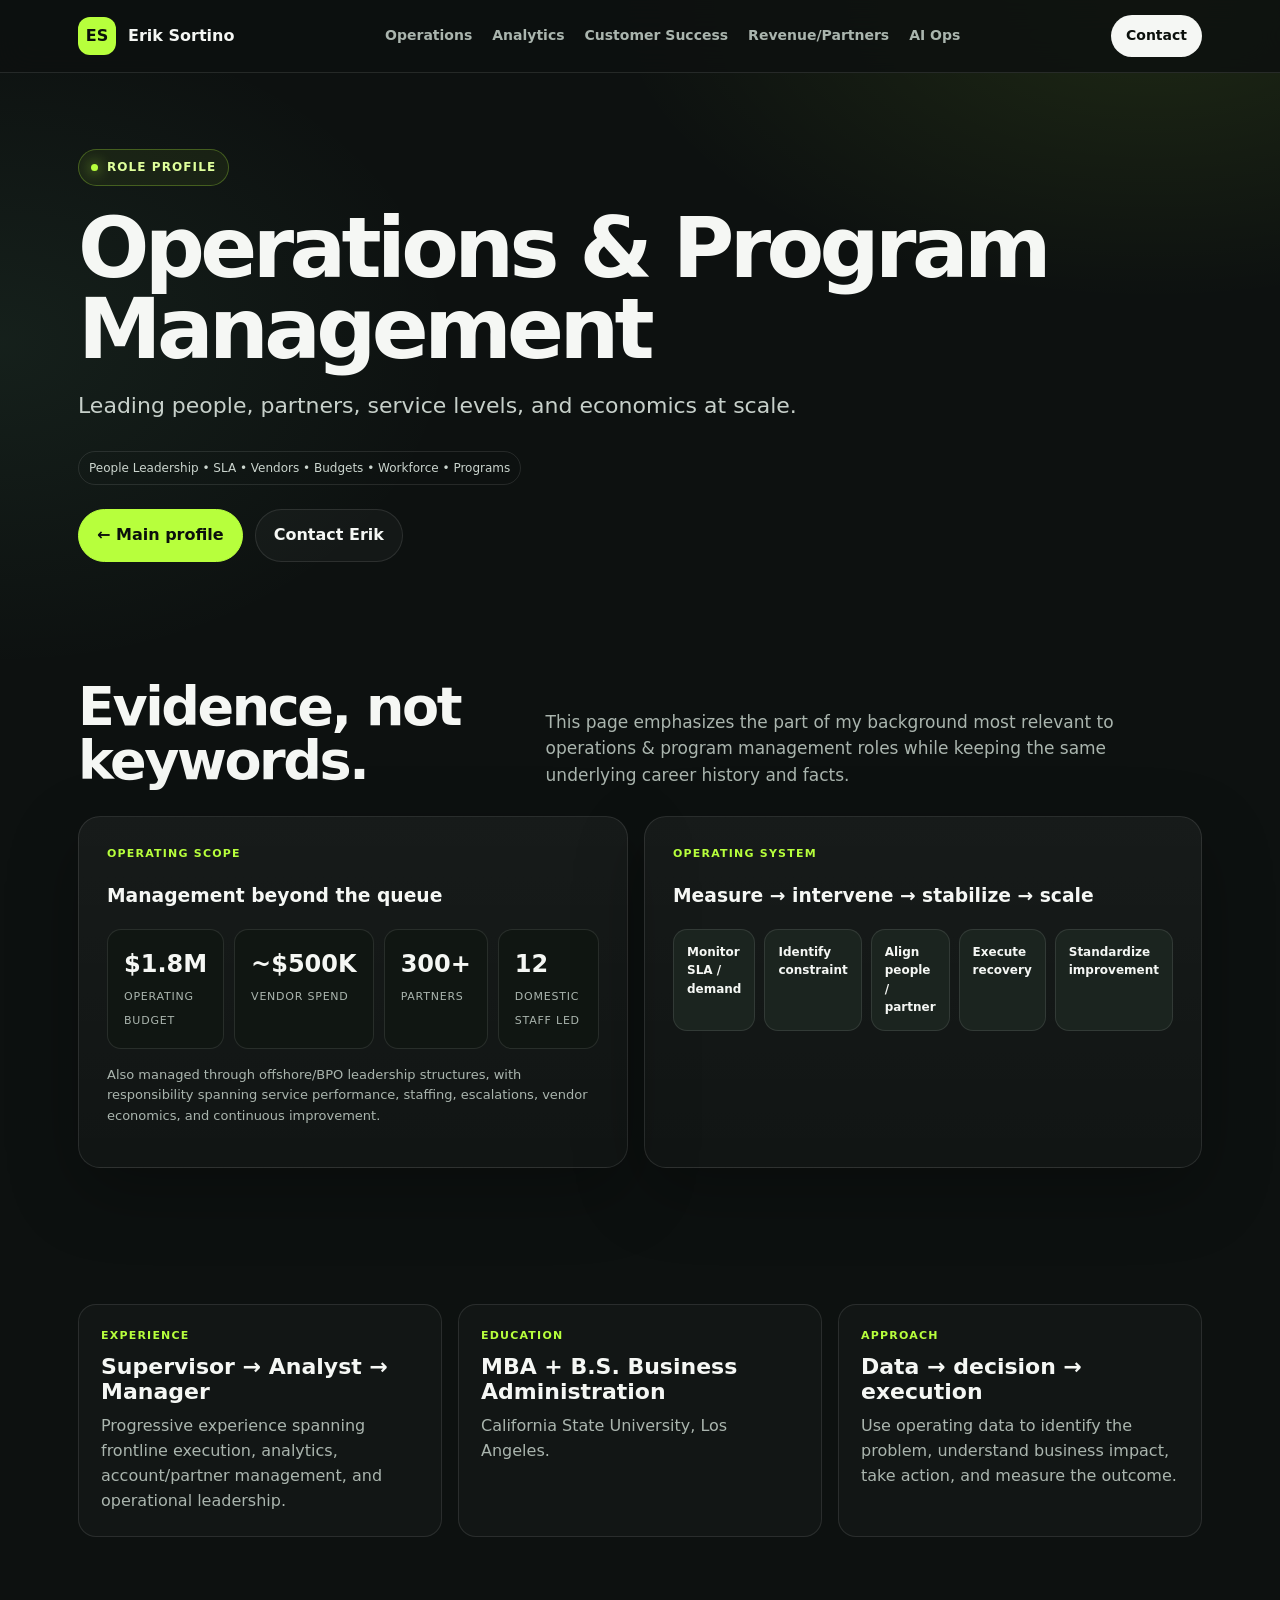
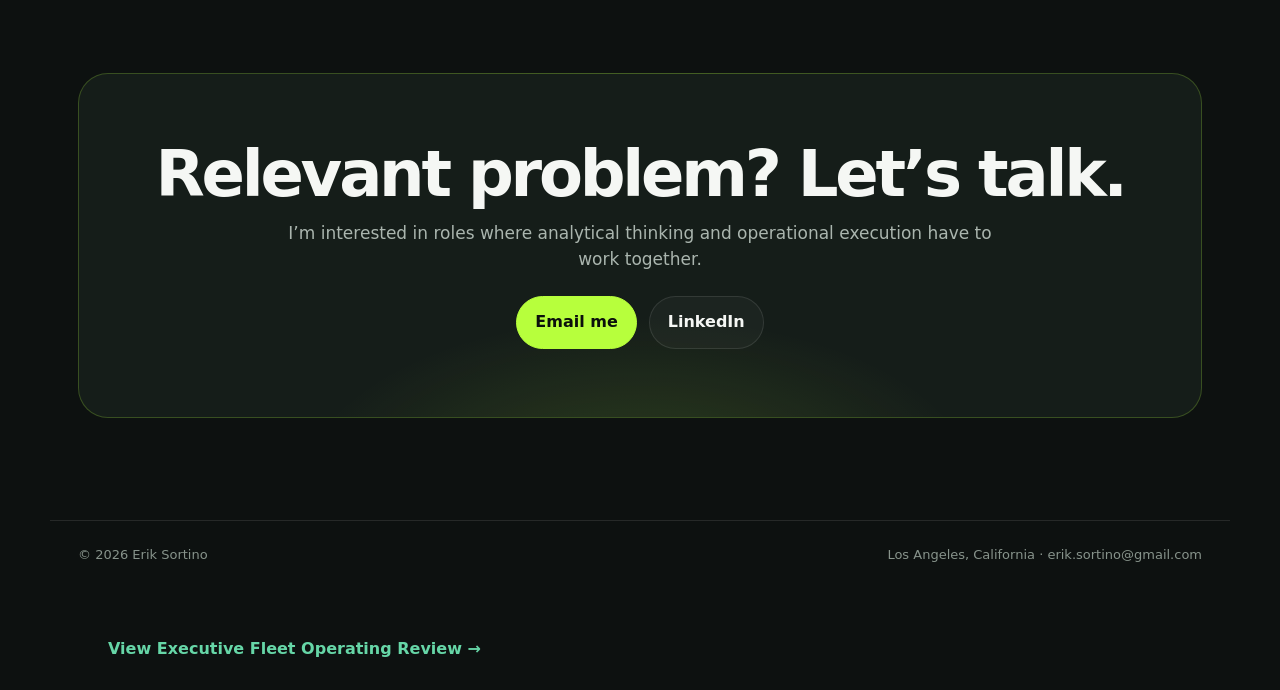
<file: operations.html>
<!doctype html><html lang="en"><head><meta charset="utf-8"><meta name="viewport" content="width=device-width,initial-scale=1"><meta name="description" content="Erik Sortino — Operations & Program Management. People Leadership • SLA • Vendors • Budgets • Workforce • Programs"><meta property="og:title" content="Erik Sortino — Operations & Program Management"><meta property="og:description" content="Leading people, partners, service levels, and economics at scale."><meta property="og:image" content="https://eriksortino.com/og-preview.jpg"><meta property="og:url" content="https://eriksortino.com/operations.html"><meta property="og:type" content="website"><meta name="twitter:card" content="summary_large_image"><meta name="theme-color" content="#0d1110"><title>Erik Sortino | Operations & Program Management</title><link rel="stylesheet" href="styles.css"></head><body><nav class="nav"><div class="wrap navin"><a class="brand" href="index.html"><span class="mark">ES</span><span>Erik Sortino</span></a><div class="navlinks"><a href="operations.html">Operations</a><a href="analytics.html">Analytics</a><a href="customer-success.html">Customer Success</a><a href="revenue-partners.html">Revenue/Partners</a><a href="ai-operations.html">AI Ops</a></div><a class="cta" href="mailto:erik.sortino@gmail.com">Contact</a></div></nav><main><header class="hero"><div class="wrap"><div class="eyebrow"><span class="dot"></span>Role Profile</div><h1>Operations & Program Management</h1><p class="lede">Leading people, partners, service levels, and economics at scale.</p><div class="tags"><span class="tag">People Leadership • SLA • Vendors • Budgets • Workforce • Programs</span></div><div class="actions" style="margin-top:24px"><a class="btn primary" href="index.html">← Main profile</a><a class="btn secondary" href="mailto:erik.sortino@gmail.com">Contact Erik</a></div></div></header><section><div class="wrap"><div class="section-head"><h2>Evidence, not keywords.</h2><p>This page emphasizes the part of my background most relevant to operations & program management roles while keeping the same underlying career history and facts.</p></div><div class="grid2"><div class="panel"><div class="label">Operating scope</div><h3>Management beyond the queue</h3><div class="kpis"><div class="kpi"><strong>$1.8M</strong><span>Operating Budget</span></div><div class="kpi"><strong>~$500K</strong><span>Vendor Spend</span></div><div class="kpi"><strong>300+</strong><span>Partners</span></div><div class="kpi"><strong>12</strong><span>Domestic Staff Led</span></div></div><p class="muted" style="margin-top:16px">Also managed through offshore/BPO leadership structures, with responsibility spanning service performance, staffing, escalations, vendor economics, and continuous improvement.</p></div><div class="panel"><div class="label">Operating system</div><h3>Measure → intervene → stabilize → scale</h3><div class="steps"><div class="step">Monitor SLA / demand</div><div class="step">Identify constraint</div><div class="step">Align people / partner</div><div class="step">Execute recovery</div><div class="step">Standardize improvement</div></div></div></div></div></section><section><div class="wrap"><div class="grid3"><div class="card"><div class="label">Experience</div><h3>Supervisor → Analyst → Manager</h3><p>Progressive experience spanning frontline execution, analytics, account/partner management, and operational leadership.</p></div><div class="card"><div class="label">Education</div><h3>MBA + B.S. Business Administration</h3><p>California State University, Los Angeles.</p></div><div class="card"><div class="label">Approach</div><h3>Data → decision → execution</h3><p>Use operating data to identify the problem, understand business impact, take action, and measure the outcome.</p></div></div></div></section><section><div class="wrap"><div class="contact"><h2>Relevant problem? Let’s talk.</h2><p>I’m interested in roles where analytical thinking and operational execution have to work together.</p><div class="actions" style="justify-content:center"><a class="btn primary" href="mailto:erik.sortino@gmail.com">Email me</a><a class="btn secondary" href="https://www.linkedin.com/in/eriksortino/" target="_blank" rel="noopener">LinkedIn</a></div></div></div></section></main><footer><div class="wrap foot"><span>© 2026 Erik Sortino</span><span>Los Angeles, California · erik.sortino@gmail.com</span></div></footer><p style="max-width:1100px;margin:28px auto;padding:0 18px"><a href="fleet-operating-review.html" style="color:#66d6a7;font-weight:700">View Executive Fleet Operating Review →</a></p></body></html>
</file>
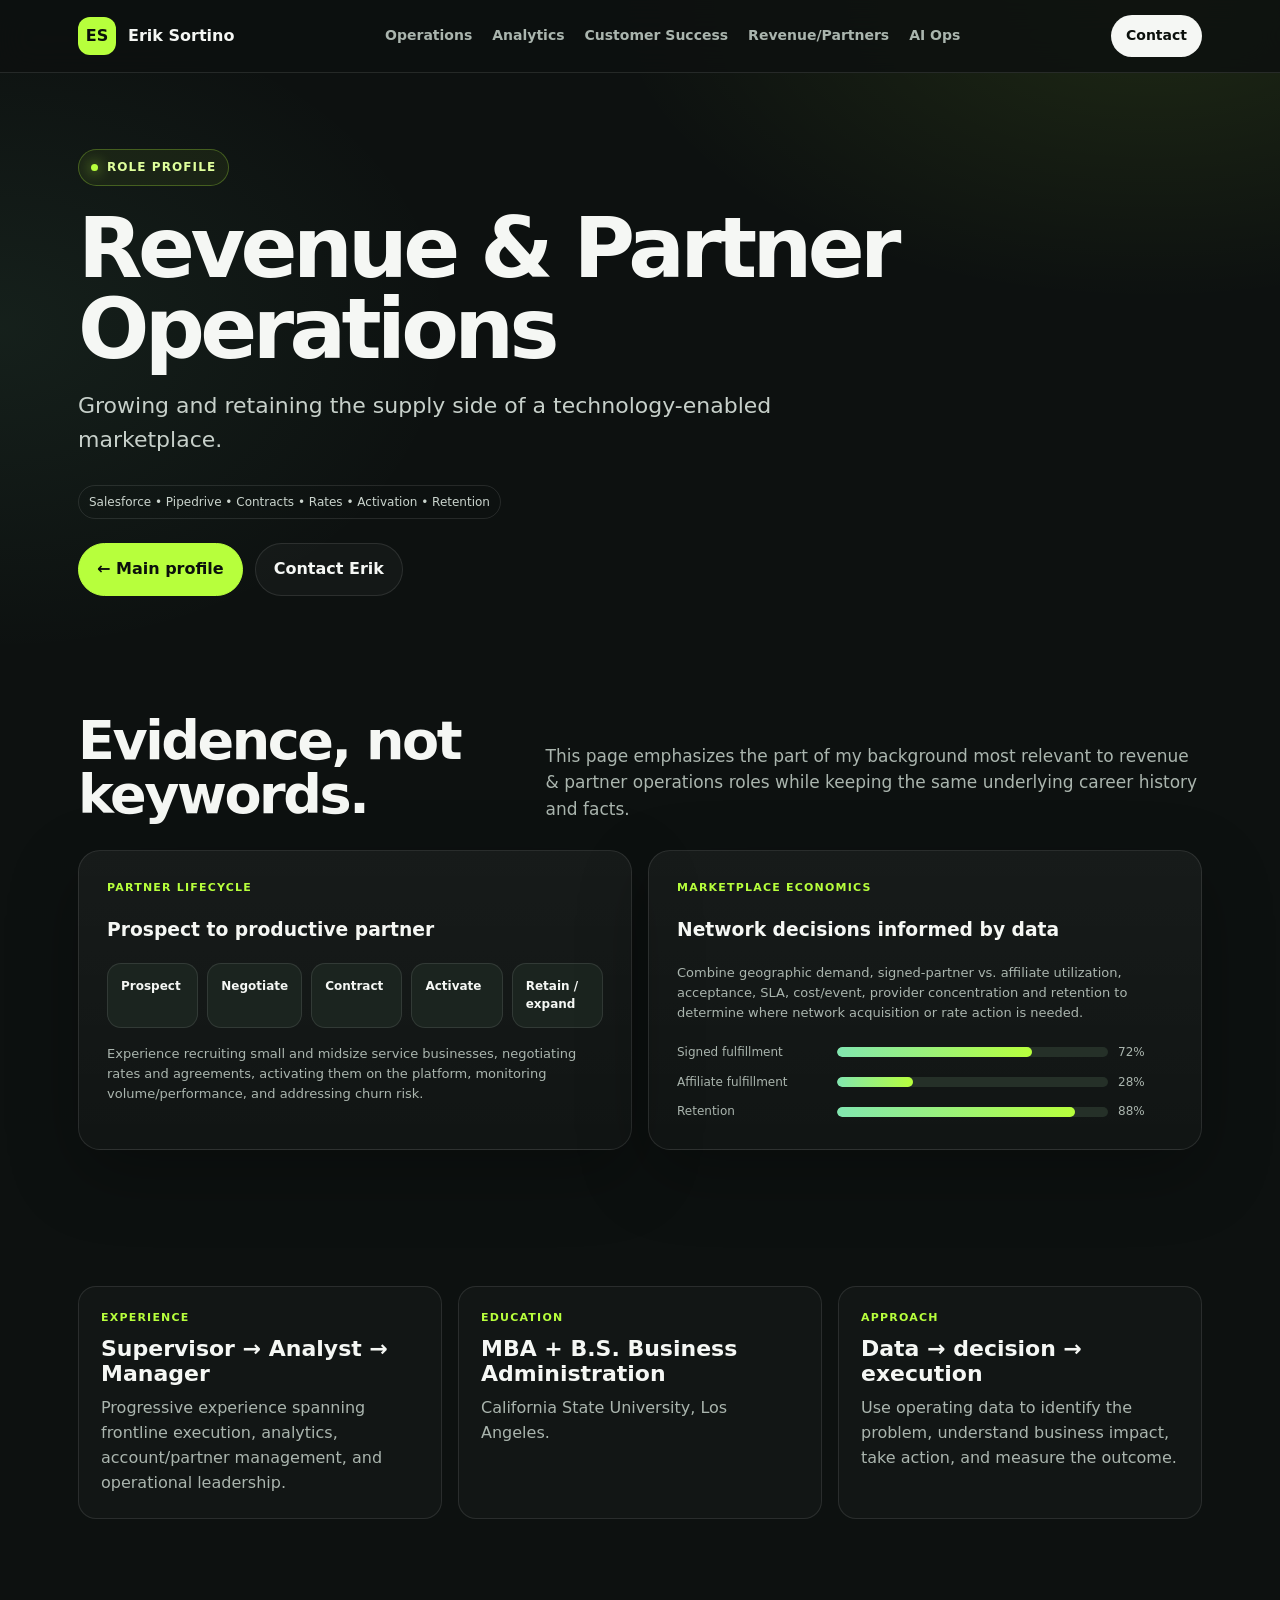
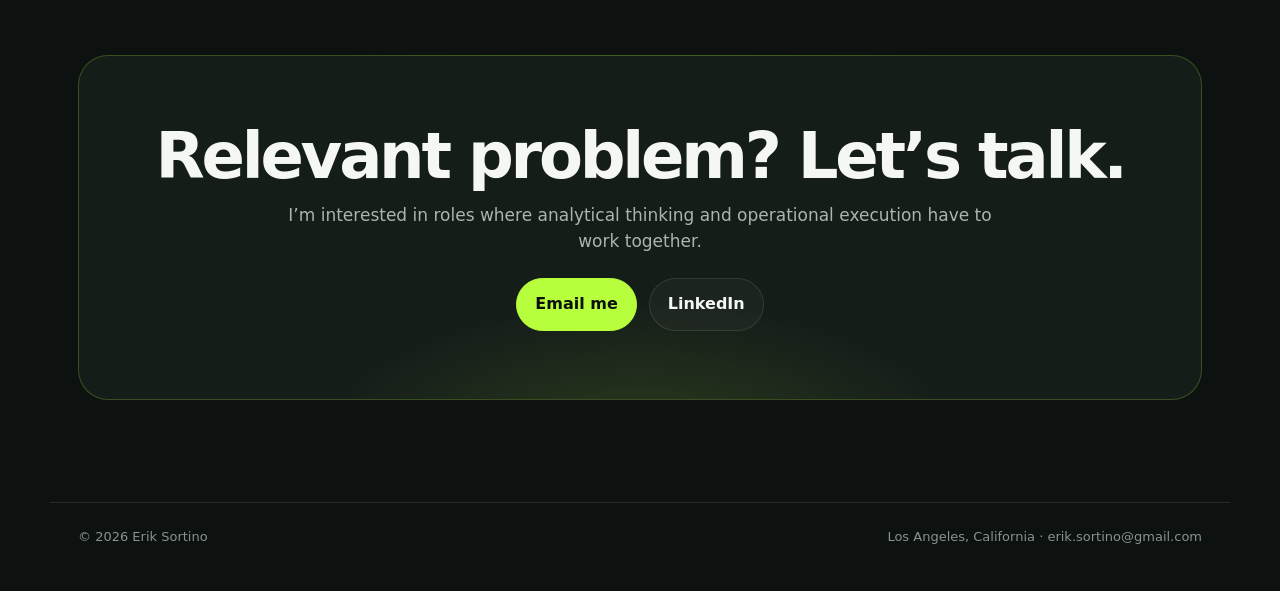
<file: revenue-partners.html>
<!doctype html><html lang="en"><head><meta charset="utf-8"><meta name="viewport" content="width=device-width,initial-scale=1"><meta name="description" content="Erik Sortino — Revenue & Partner Operations. Salesforce • Pipedrive • Contracts • Rates • Activation • Retention"><meta property="og:title" content="Erik Sortino — Revenue & Partner Operations"><meta property="og:description" content="Growing and retaining the supply side of a technology-enabled marketplace."><meta property="og:image" content="https://eriksortino.com/og-preview.jpg"><meta property="og:url" content="https://eriksortino.com/revenue-partners.html"><meta property="og:type" content="website"><meta name="twitter:card" content="summary_large_image"><meta name="theme-color" content="#0d1110"><title>Erik Sortino | Revenue & Partner Operations</title><link rel="stylesheet" href="styles.css"></head><body><nav class="nav"><div class="wrap navin"><a class="brand" href="index.html"><span class="mark">ES</span><span>Erik Sortino</span></a><div class="navlinks"><a href="operations.html">Operations</a><a href="analytics.html">Analytics</a><a href="customer-success.html">Customer Success</a><a href="revenue-partners.html">Revenue/Partners</a><a href="ai-operations.html">AI Ops</a></div><a class="cta" href="mailto:erik.sortino@gmail.com">Contact</a></div></nav><main><header class="hero"><div class="wrap"><div class="eyebrow"><span class="dot"></span>Role Profile</div><h1>Revenue & Partner Operations</h1><p class="lede">Growing and retaining the supply side of a technology-enabled marketplace.</p><div class="tags"><span class="tag">Salesforce • Pipedrive • Contracts • Rates • Activation • Retention</span></div><div class="actions" style="margin-top:24px"><a class="btn primary" href="index.html">← Main profile</a><a class="btn secondary" href="mailto:erik.sortino@gmail.com">Contact Erik</a></div></div></header><section><div class="wrap"><div class="section-head"><h2>Evidence, not keywords.</h2><p>This page emphasizes the part of my background most relevant to revenue & partner operations roles while keeping the same underlying career history and facts.</p></div><div class="grid2"><div class="panel"><div class="label">Partner lifecycle</div><h3>Prospect to productive partner</h3><div class="steps"><div class="step">Prospect</div><div class="step">Negotiate</div><div class="step">Contract</div><div class="step">Activate</div><div class="step">Retain / expand</div></div><p class="muted" style="margin-top:16px">Experience recruiting small and midsize service businesses, negotiating rates and agreements, activating them on the platform, monitoring volume/performance, and addressing churn risk.</p></div><div class="panel"><div class="label">Marketplace economics</div><h3>Network decisions informed by data</h3><p class="muted">Combine geographic demand, signed-partner vs. affiliate utilization, acceptance, SLA, cost/event, provider concentration and retention to determine where network acquisition or rate action is needed.</p><div class="bars"><div class="barrow"><span>Signed fulfillment</span><div class="bar"><div class="fill" style="width:72%"></div></div><span>72%</span></div><div class="barrow"><span>Affiliate fulfillment</span><div class="bar"><div class="fill" style="width:28%"></div></div><span>28%</span></div><div class="barrow"><span>Retention</span><div class="bar"><div class="fill" style="width:88%"></div></div><span>88%</span></div></div></div></div></div></section><section><div class="wrap"><div class="grid3"><div class="card"><div class="label">Experience</div><h3>Supervisor → Analyst → Manager</h3><p>Progressive experience spanning frontline execution, analytics, account/partner management, and operational leadership.</p></div><div class="card"><div class="label">Education</div><h3>MBA + B.S. Business Administration</h3><p>California State University, Los Angeles.</p></div><div class="card"><div class="label">Approach</div><h3>Data → decision → execution</h3><p>Use operating data to identify the problem, understand business impact, take action, and measure the outcome.</p></div></div></div></section><section><div class="wrap"><div class="contact"><h2>Relevant problem? Let’s talk.</h2><p>I’m interested in roles where analytical thinking and operational execution have to work together.</p><div class="actions" style="justify-content:center"><a class="btn primary" href="mailto:erik.sortino@gmail.com">Email me</a><a class="btn secondary" href="https://www.linkedin.com/in/eriksortino/" target="_blank" rel="noopener">LinkedIn</a></div></div></div></section></main><footer><div class="wrap foot"><span>© 2026 Erik Sortino</span><span>Los Angeles, California · erik.sortino@gmail.com</span></div></footer></body></html>
</file>
<file: styles.css>
:root{--bg:#0d1110;--panel:#151d19;--panel2:#1b241f;--text:#f5f7f4;--muted:#aab5ae;--line:rgba(255,255,255,.10);--lime:#b7ff3c;--mint:#82e6b0;--max:1180px;--r:22px;--shadow:0 24px 70px rgba(0,0,0,.28)}
*{box-sizing:border-box}html{scroll-behavior:smooth}body{margin:0;background:radial-gradient(900px 500px at 90% 0%,rgba(183,255,60,.10),transparent 60%),radial-gradient(700px 500px at 0% 15%,rgba(130,230,176,.07),transparent 65%),var(--bg);color:var(--text);font-family:Inter,ui-sans-serif,system-ui,-apple-system,BlinkMacSystemFont,"Segoe UI",sans-serif;line-height:1.55}a{color:inherit;text-decoration:none}.wrap{max-width:var(--max);margin:auto;padding:0 28px}.nav{position:sticky;top:0;z-index:50;background:rgba(13,17,16,.86);backdrop-filter:blur(16px);border-bottom:1px solid var(--line)}.navin{min-height:72px;display:flex;align-items:center;justify-content:space-between;gap:18px}.brand{display:flex;align-items:center;gap:12px;font-weight:850}.mark{width:38px;height:38px;border-radius:12px;display:grid;place-items:center;background:var(--lime);color:#0b100c;font-weight:900}.navlinks{display:flex;gap:20px;color:var(--muted);font-size:14px;font-weight:750}.navlinks a:hover,.active-link{color:var(--text)}.cta{padding:10px 15px;border-radius:999px;background:var(--text);color:#0b100c;font-weight:850;font-size:14px}.hero{padding:76px 0 50px}.hero-grid{display:grid;grid-template-columns:1.15fr .85fr;gap:38px;align-items:center}.eyebrow{display:inline-flex;align-items:center;gap:9px;padding:8px 12px;border-radius:999px;border:1px solid rgba(183,255,60,.27);background:rgba(183,255,60,.06);color:#dfff9c;font-size:12px;font-weight:850;letter-spacing:.09em;text-transform:uppercase}.dot{width:7px;height:7px;border-radius:50%;background:var(--lime);box-shadow:0 0 14px var(--lime)}h1{font-size:clamp(46px,7vw,84px);line-height:.97;letter-spacing:-.055em;margin:22px 0 18px}h1 span,.accent{color:var(--lime)}.lede{font-size:clamp(18px,2vw,22px);color:#c7d0ca;max-width:760px;margin:0 0 28px}.actions{display:flex;gap:12px;flex-wrap:wrap}.btn{display:inline-flex;align-items:center;justify-content:center;padding:13px 18px;border-radius:999px;border:1px solid var(--line);font-weight:850;transition:.2s}.btn:hover{transform:translateY(-2px)}.btn.primary{background:var(--lime);color:#0b100c;border-color:var(--lime)}.btn.secondary{background:rgba(255,255,255,.03)}.portrait{width:100%;max-width:440px;display:block;margin:auto;border-radius:30px;border:1px solid rgba(255,255,255,.12);box-shadow:var(--shadow);object-fit:cover;aspect-ratio:4/5}.stats{display:grid;grid-template-columns:repeat(4,1fr);gap:12px;margin-top:42px}.stat,.card{padding:22px;border:1px solid var(--line);border-radius:18px;background:rgba(255,255,255,.025)}.stat strong{font-size:clamp(28px,4vw,42px);letter-spacing:-.045em;display:block}.stat span,.muted{font-size:13px;color:var(--muted)}section{padding:68px 0}.section-head{display:grid;grid-template-columns:.8fr 1.2fr;gap:30px;align-items:end;margin-bottom:28px}.section-head h2{font-size:clamp(32px,5vw,54px);line-height:1;letter-spacing:-.045em;margin:0}.section-head p{color:var(--muted);margin:0;max-width:720px;font-size:17px}.grid3{display:grid;grid-template-columns:repeat(3,1fr);gap:16px}.grid2{display:grid;grid-template-columns:repeat(2,1fr);gap:16px}.card h3{font-size:22px;line-height:1.15;margin:10px 0}.card p{color:var(--muted);margin:0}.label{font-size:11px;color:var(--lime);font-weight:850;letter-spacing:.11em;text-transform:uppercase}.rolecard{display:block;transition:.2s}.rolecard:hover{transform:translateY(-3px);border-color:rgba(183,255,60,.35)}.rolecard .go{display:block;margin-top:18px;color:var(--lime);font-weight:800}.case{padding:26px;border:1px solid var(--line);border-radius:var(--r);background:linear-gradient(180deg,rgba(255,255,255,.04),rgba(255,255,255,.018))}.case h3{font-size:25px;margin:8px 0 12px}.case p{color:var(--muted)}.steps{display:grid;grid-template-columns:repeat(5,1fr);gap:9px;margin-top:18px}.step{padding:13px;border-radius:14px;background:var(--panel2);border:1px solid var(--line);font-size:12px;font-weight:750}.timeline .role{display:grid;grid-template-columns:210px 1fr;gap:28px;border-top:1px solid var(--line);padding:26px 0}.timeline .role:first-child{border-top:none}.role h3{font-size:23px;margin:0 0 7px}.role p{color:var(--muted);margin:0}.tags{display:flex;gap:8px;flex-wrap:wrap;margin-top:13px}.tag{font-size:12px;border:1px solid var(--line);border-radius:999px;padding:7px 10px;color:#cbd5ce}.panel{border:1px solid var(--line);border-radius:var(--r);background:linear-gradient(180deg,rgba(255,255,255,.045),rgba(255,255,255,.018));padding:28px;box-shadow:var(--shadow)}.kpis{display:grid;grid-template-columns:repeat(4,1fr);gap:10px}.kpi{padding:16px;border:1px solid var(--line);border-radius:14px;background:#101612}.kpi strong{font-size:24px;display:block}.kpi span{font-size:11px;color:var(--muted);text-transform:uppercase;letter-spacing:.07em}.bars{display:grid;gap:11px;margin-top:20px}.barrow{display:grid;grid-template-columns:150px 1fr 55px;gap:10px;align-items:center;font-size:12px;color:var(--muted)}.bar{height:10px;background:#253028;border-radius:999px;overflow:hidden}.fill{height:100%;background:linear-gradient(90deg,var(--mint),var(--lime));border-radius:999px}.heatmap{display:grid;grid-template-columns:repeat(8,1fr);gap:5px;margin-top:18px}.cell{aspect-ratio:1;border-radius:6px;background:rgba(183,255,60,.12)}.cell.m{background:rgba(183,255,60,.30)}.cell.h{background:rgba(183,255,60,.60)}.cell.x{background:var(--lime)}.tablewrap{overflow:auto;margin-top:18px}table{width:100%;border-collapse:collapse;min-width:700px}th,td{text-align:left;padding:12px;border-bottom:1px solid var(--line);font-size:13px}th{color:var(--muted);font-size:11px;text-transform:uppercase;letter-spacing:.07em}.code{font-family:ui-monospace,SFMono-Regular,Menlo,monospace;font-size:12px;line-height:1.65;background:#0a0e0c;border-radius:14px;padding:16px;color:#dce8df;border:1px solid var(--line);overflow:auto}.contact{text-align:center;padding:68px 24px;border:1px solid rgba(183,255,60,.22);border-radius:30px;background:radial-gradient(520px 260px at 50% 120%,rgba(183,255,60,.15),transparent 65%),var(--panel)}.contact h2{font-size:clamp(36px,6vw,64px);letter-spacing:-.05em;line-height:1;margin:0 0 14px}.contact p{max-width:720px;margin:0 auto 24px;color:var(--muted);font-size:17px}footer{padding:34px 0 44px;color:#87938b;font-size:13px}.foot{display:flex;justify-content:space-between;gap:20px;border-top:1px solid var(--line);padding-top:24px}
@media(max-width:900px){.navlinks{display:none}.hero{padding-top:48px}.hero-grid,.section-head,.timeline .role{grid-template-columns:1fr}.hero-grid{gap:28px}.portrait{max-width:340px}.stats,.kpis{grid-template-columns:repeat(2,1fr)}.grid3,.grid2{grid-template-columns:1fr}.steps{grid-template-columns:1fr 1fr}.section-head{gap:12px}.barrow{grid-template-columns:110px 1fr 45px}}
@media(max-width:560px){.wrap{padding:0 18px}.navin{min-height:64px}.brand span:last-child{display:none}.cta{font-size:12px;padding:9px 12px}h1{font-size:46px}.lede{font-size:18px}.hero-grid{display:flex;flex-direction:column}.hero-grid>div:first-child{order:1}.hero-grid>div:last-child{order:2}.portrait{max-width:270px}.stats{grid-template-columns:repeat(3,1fr);gap:8px}.stat{padding:14px 10px}.stat strong{font-size:25px}.stat span{font-size:11px}.stats .stat:nth-child(n+4){display:none}.kpis{grid-template-columns:1fr 1fr}.steps{grid-template-columns:1fr}.heatmap{grid-template-columns:repeat(6,1fr)}section{padding:52px 0}.panel{padding:20px}.foot{flex-direction:column}.actions .btn{width:100%}}
</file>
